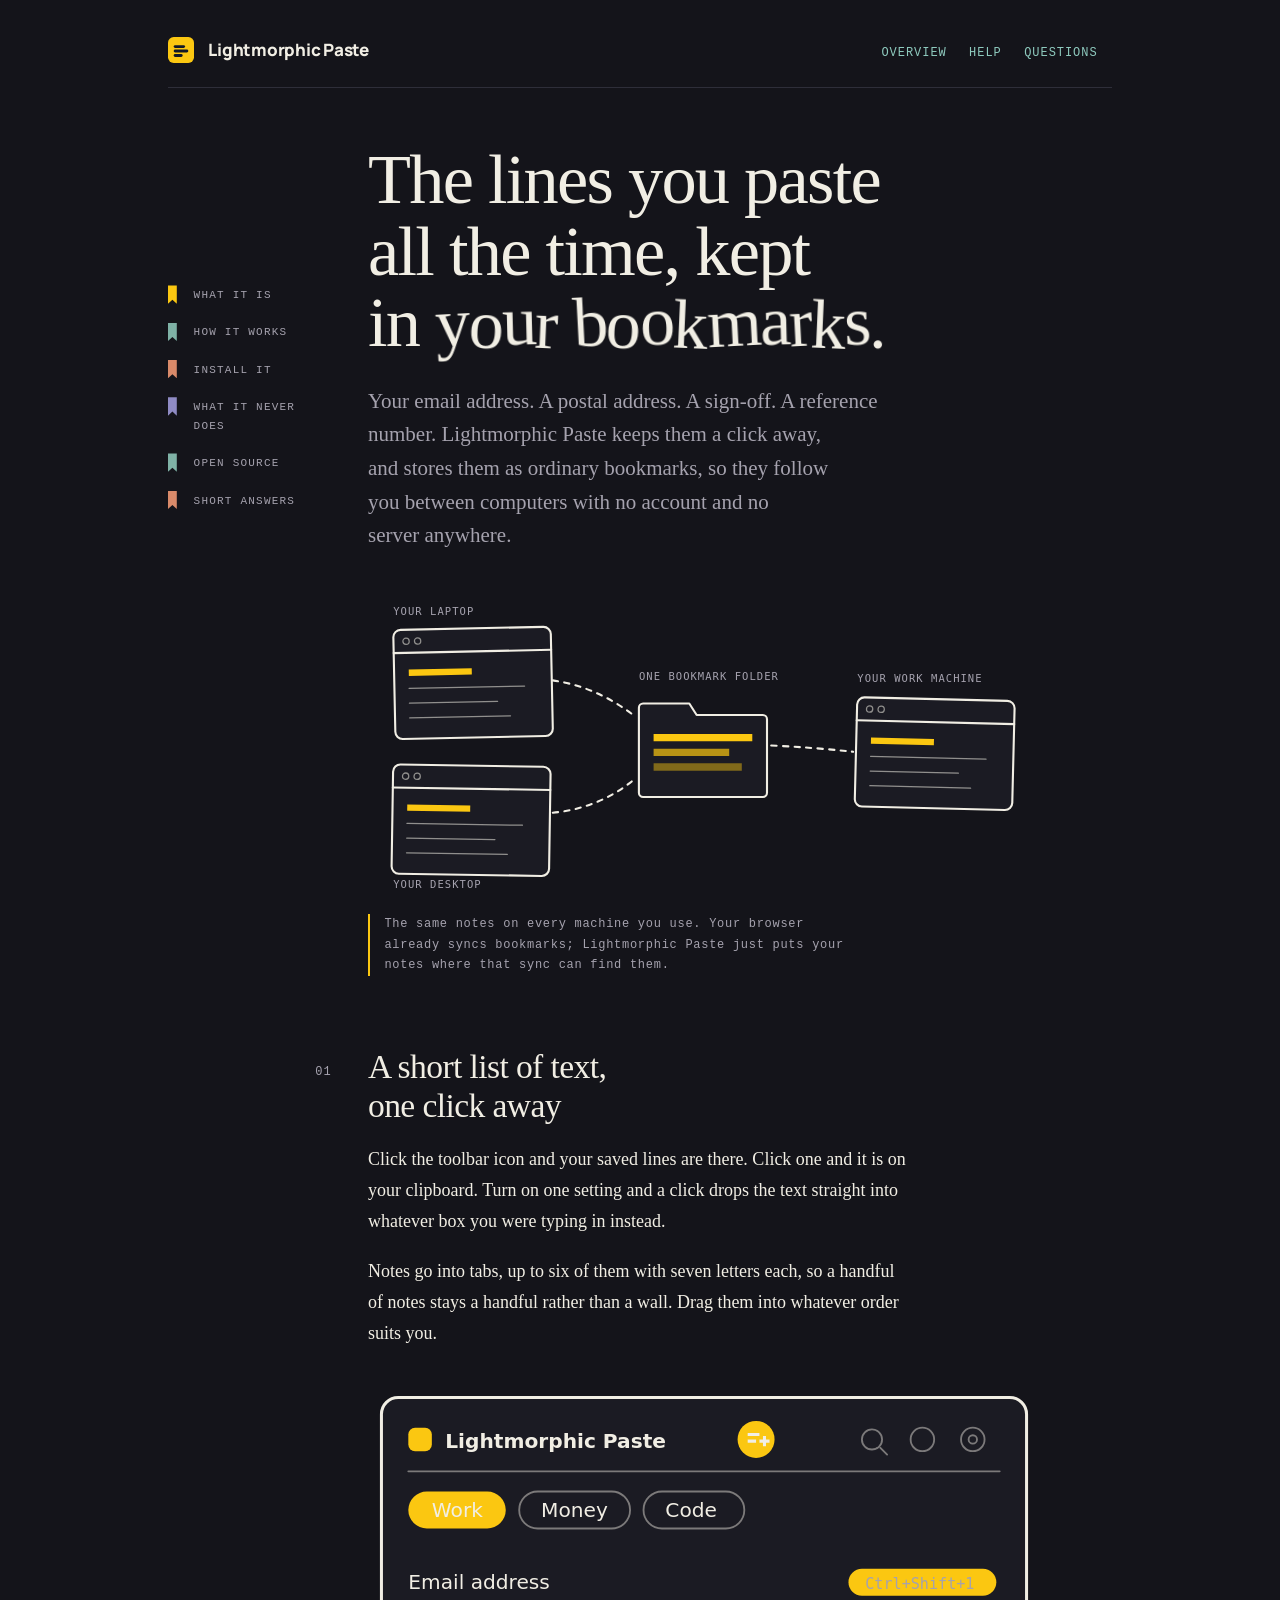
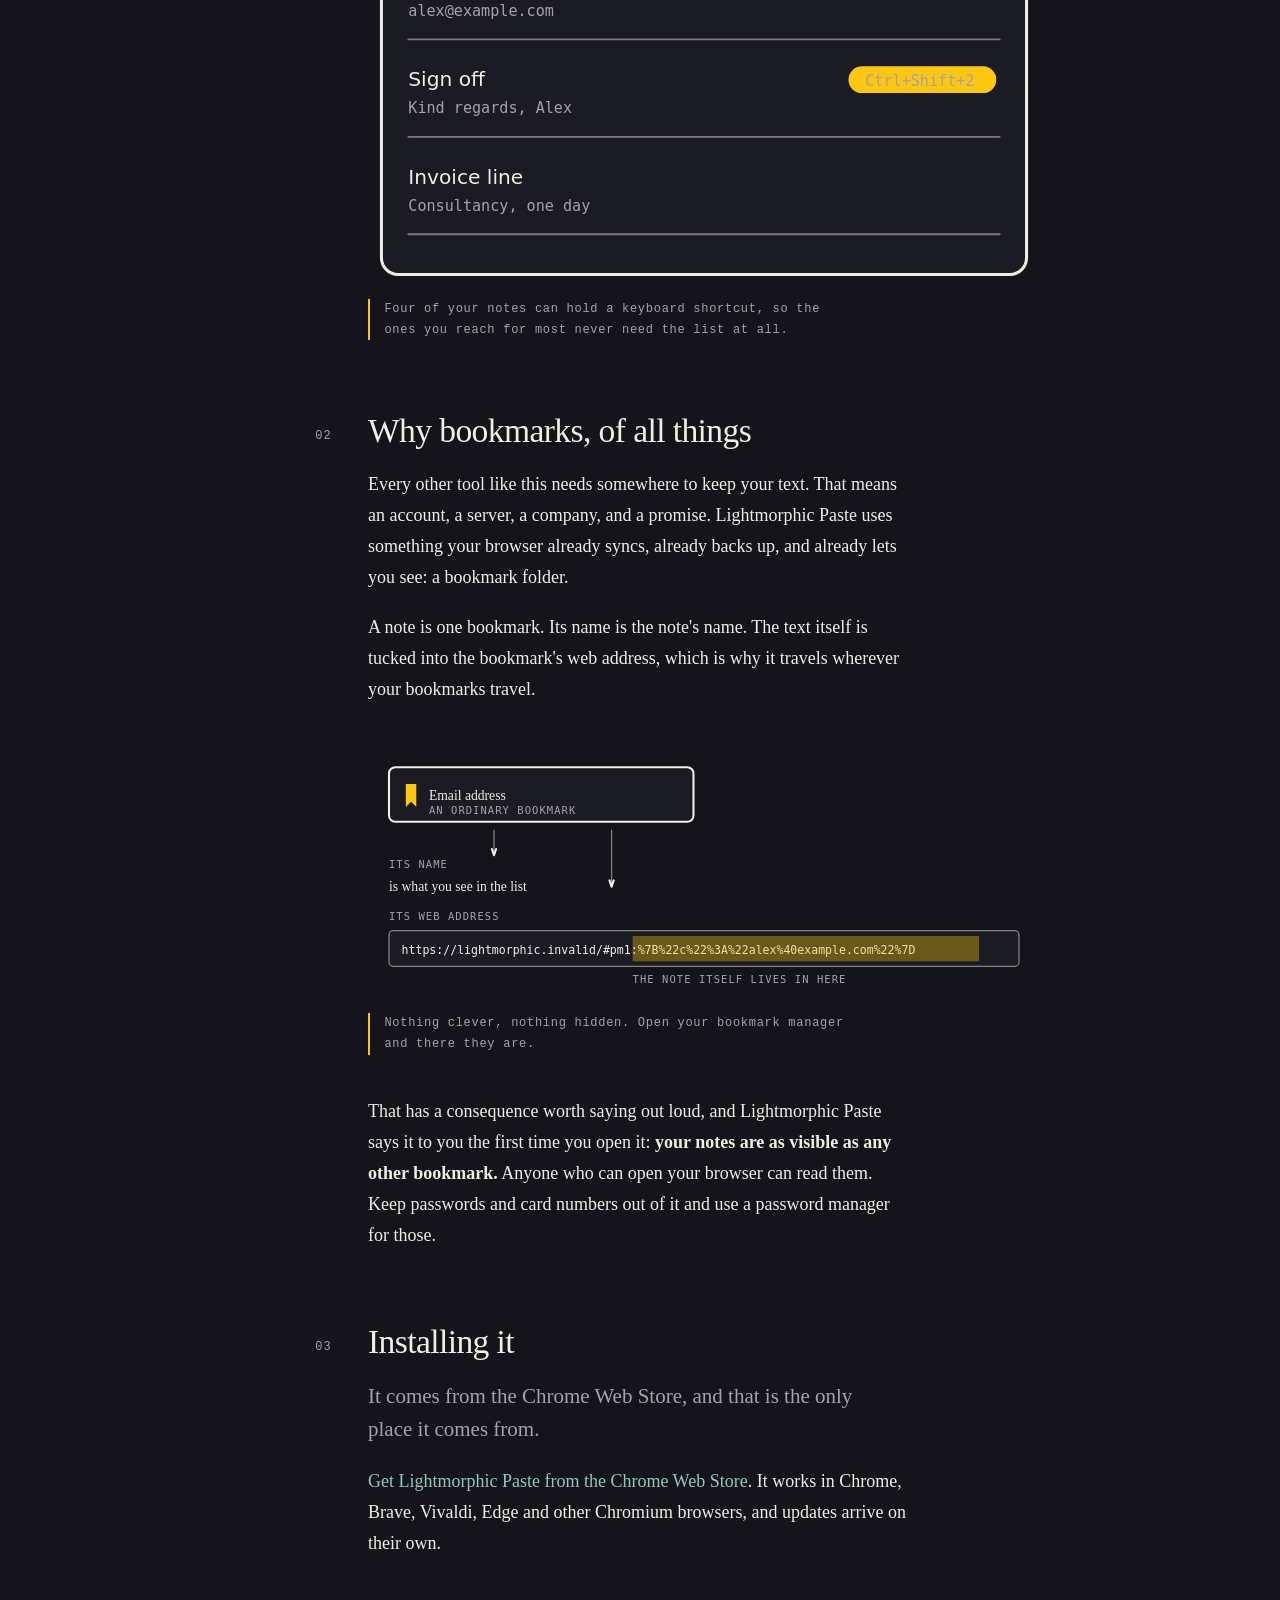
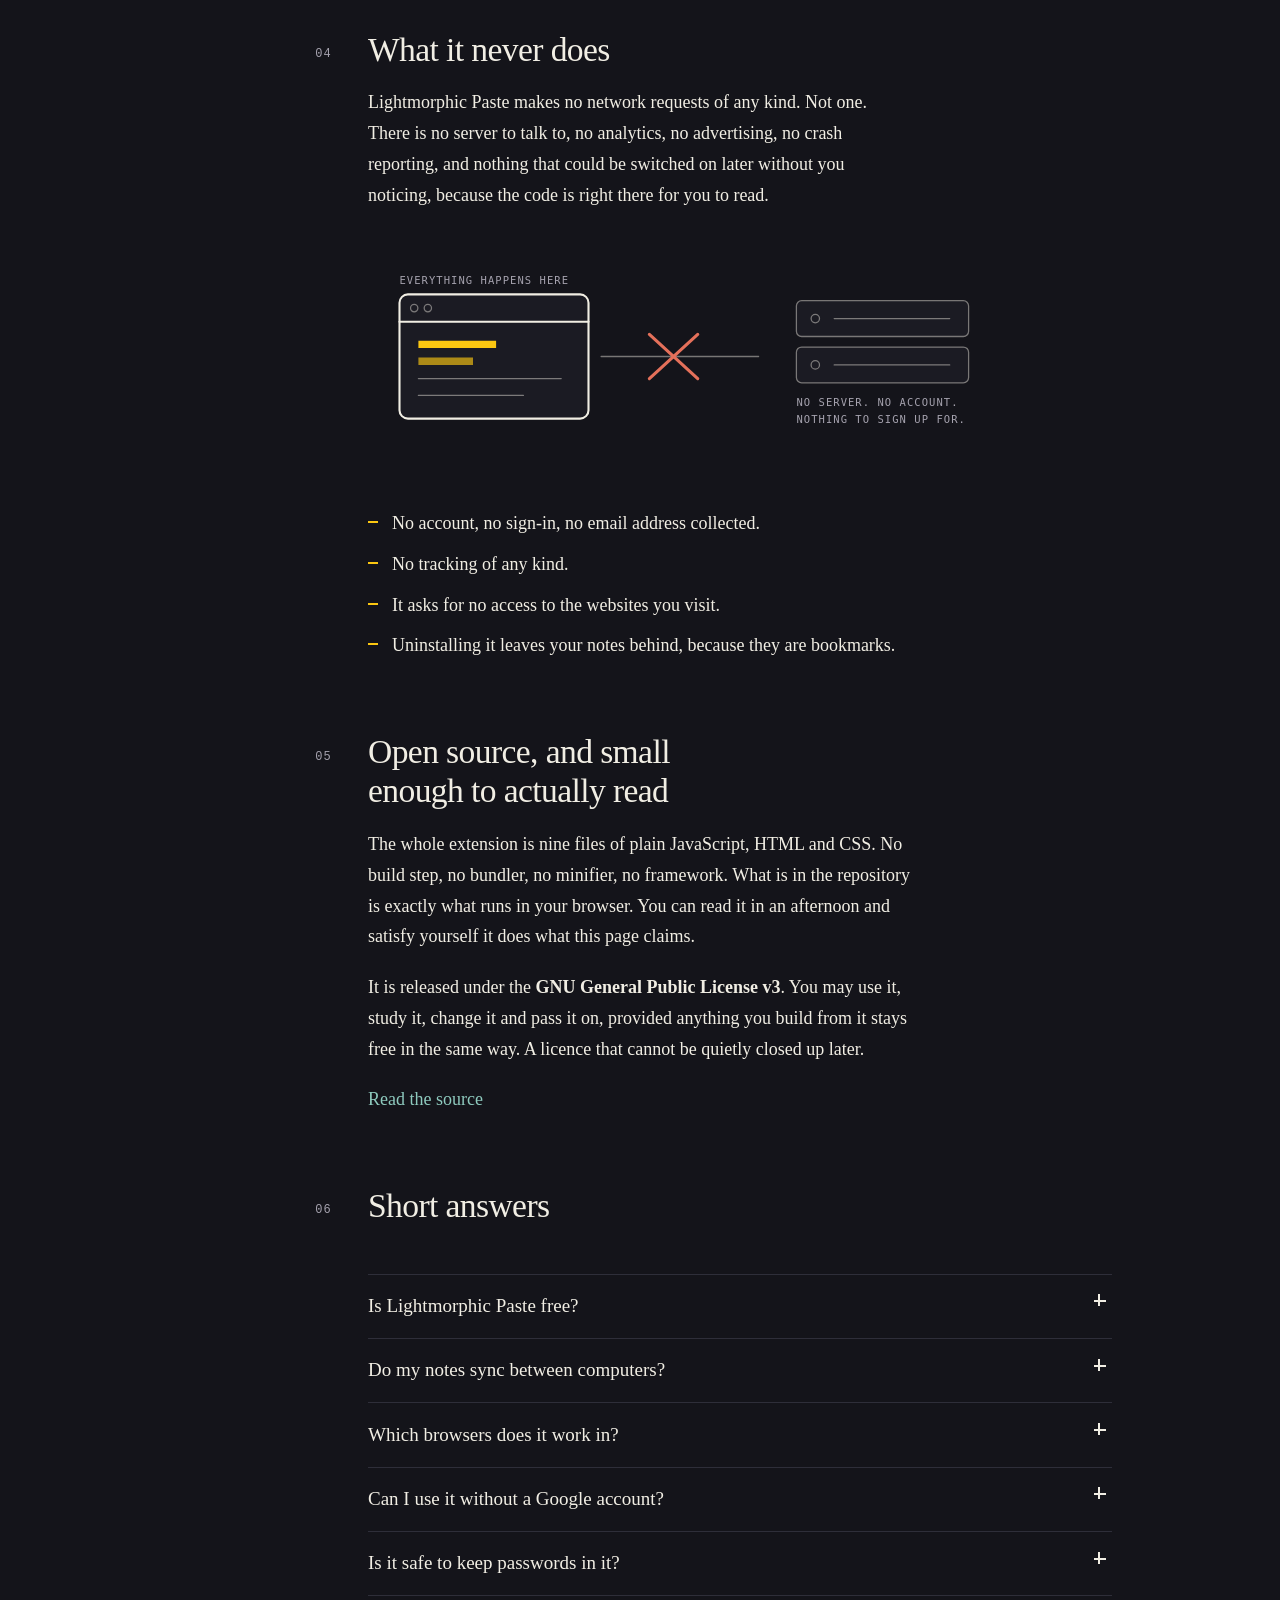
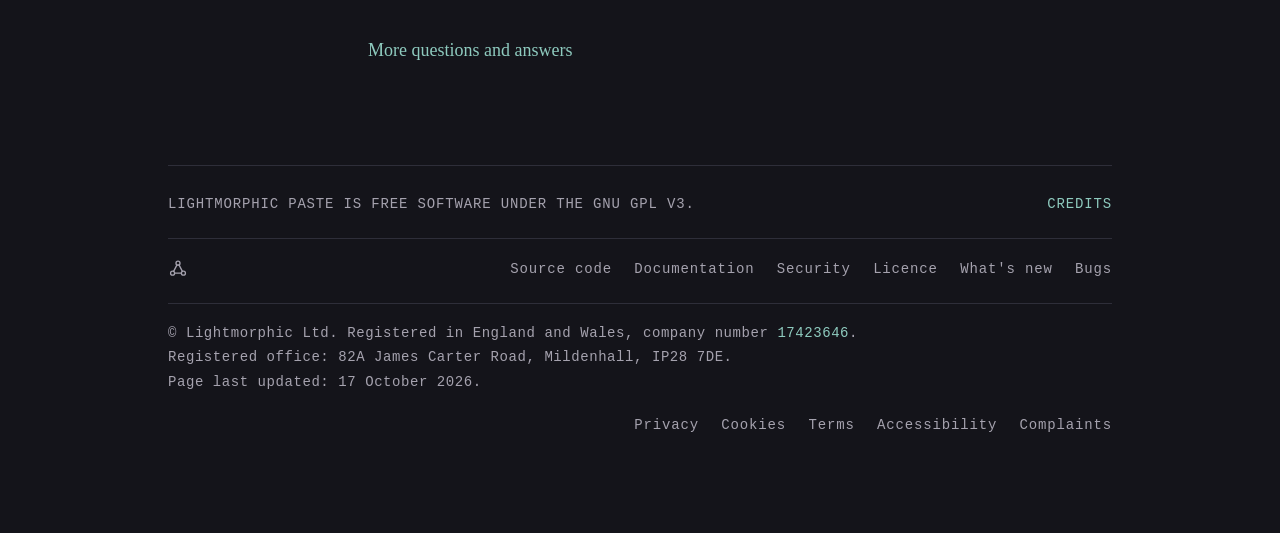
<file: docs/index.html>
<!doctype html>
<html lang="en-GB">
<head>
<meta charset="utf-8" />
<!-- The policy travels in the page as well as in the headers. The only script is the Lightmorphic app launcher, served from
     Charlie's own machine rather than a third party, so that one origin is
     named and nothing else is allowed. -->
<meta name="viewport" content="width=device-width, initial-scale=1" />
<title>Lightmorphic Paste: text snippets kept in your bookmarks</title>
<meta name="description" content="A free browser extension for the lines you paste often. Click one to copy it, or paste it straight into the box you were typing in. No account, no server." />
<link rel="canonical" href="https://paste.lightmorphic.com/" />
<meta property="og:type" content="website" />
<meta property="og:site_name" content="Lightmorphic Paste" />
<meta property="og:title" content="Lightmorphic Paste: text snippets kept in your bookmarks" />
<meta property="og:description" content="A free browser extension for the lines you paste often. Click one to copy it, or paste it straight into the box you were typing in. No account, no server." />
<meta property="og:url" content="https://paste.lightmorphic.com/" />
<meta property="og:image" content="https://paste.lightmorphic.com/images/lightmorphic-paste-share-card.png" />
<meta property="og:image:width" content="1200" />
<meta property="og:image:height" content="630" />
<meta name="twitter:card" content="summary_large_image" />
<meta name="theme-color" content="#14141a" />
<link rel="icon" href="images/favicon.svg" type="image/svg+xml" />
<link rel="icon" href="images/favicon-32.png" sizes="32x32" />
<link rel="apple-touch-icon" href="images/apple-touch-icon.png" />
<link rel="stylesheet" href="style.css" />

<script type="application/ld+json">
{
 "@context": "https://schema.org",
 "@graph": [
  {
   "@type": "SoftwareApplication",
   "@id": "https://paste.lightmorphic.com/#app",
   "name": "Lightmorphic Paste",
   "applicationCategory": "BrowserApplication",
   "dateModified": "2026-10-17",
   "datePublished": "2026-09-02",
   "applicationSubCategory": "Browser extension",
   "operatingSystem": "Windows, macOS, Linux, ChromeOS",
   "browserRequirements": "Chromium-based browsers (Chrome, Brave, Vivaldi, Edge)",
   "description": "A browser extension that stores short pieces of text you paste often and puts one back with a click, onto the clipboard or straight into the field you were typing in. Notes are kept as bookmarks, so they sync between computers with no account and no server.",
   "url": "https://paste.lightmorphic.com/",
   "downloadUrl": "https://chromewebstore.google.com/detail/lightmorphic-paste/heefkhhoccopkeecmaainfdgppeljkfb",
   "installUrl": "https://chromewebstore.google.com/detail/lightmorphic-paste/heefkhhoccopkeecmaainfdgppeljkfb",
   "sameAs": [
    "https://chromewebstore.google.com/detail/lightmorphic-paste/heefkhhoccopkeecmaainfdgppeljkfb",
    "https://paste.lightmorphic.com/code"
   ],
   "softwareVersion": "1.0.0",
   "license": "https://www.gnu.org/licenses/gpl-3.0.html",
   "isAccessibleForFree": true,
   "offers": {
    "@type": "Offer",
    "price": "0",
    "priceCurrency": "GBP"
   },
   "featureList": [
    "Click a saved line to copy it, or paste it straight into the box you were typing in",
    "Paste it straight into the box you were typing in",
    "Group notes into tabs and drag them into order",
    "Four keyboard shortcuts for the notes you use most",
    "Right-click selected text on any page to save it",
    "Search across every tab at once",
    "Follows the browser's light or dark setting",
    "Backup to a file and restore from one"
   ],
   "author": {
    "@id": "https://paste.lightmorphic.com/#author"
   },
   "privacyPolicy": "https://paste.lightmorphic.com/privacy"
  },
  {
   "@type": "Organization",
   "@id": "https://paste.lightmorphic.com/#author",
   "name": "Lightmorphic",
   "legalName": "Lightmorphic Ltd",
   "url": "https://lightmorphic.com/",
   "address": {
    "@type": "PostalAddress",
    "streetAddress": "82a James Carter Road",
    "addressLocality": "Mildenhall",
    "postalCode": "IP28 7DE",
    "addressCountry": "GB"
   },
   "identifier": {
    "@type": "PropertyValue",
    "propertyID": "GB Companies House company number",
    "value": "17423646"
   },
   "sameAs": [
    "https://find-and-update.company-information.service.gov.uk/company/17423646",
    "https://github.com/lightmorphic"
   ]
  },
  {
   "@type": "WebSite",
   "@id": "https://paste.lightmorphic.com/#site",
   "dateModified": "2026-10-17",
   "name": "Lightmorphic Paste",
   "url": "https://paste.lightmorphic.com/",
   "inLanguage": "en-GB"
  }
 ]
}
</script>
</head>
<body>
<div class="page">
<a class="skip" href="#main">Skip to the content</a>
<header class="masthead">
  <img src="images/favicon.svg" alt="" width="26" height="26" />
  <a class="name" href="./" translate="no">Lightmorphic Paste</a>
  <nav aria-label="Sections">
    <a href="./">Overview</a>
    <a href="help">Help</a>
    <a href="faq">Questions</a>
  </nav>
  <div id="all-apps" data-theme="dark"></div>
</header>

<aside class="rail" aria-label="On this page">
  <ol>
    <li><a href="#what">What it is</a></li>
    <li><a href="#how">How it works</a></li>
    <li><a href="#install">Install it</a></li>
    <li><a href="#private">What it never does</a></li>
    <li><a href="#open">Open source</a></li>
    <li><a href="#answers">Short answers</a></li>
  </ol>
</aside>

<main id="main">

  <h1>The lines you paste all the time, kept in <span class="mark" aria-label="your bookmarks."><span class="w"><span class="l" aria-hidden="true">y</span><span class="l" aria-hidden="true">o</span><span class="l" aria-hidden="true">u</span><span class="l" aria-hidden="true">r</span></span> <span class="w"><span class="l" aria-hidden="true">b</span><span class="l" aria-hidden="true">o</span><span class="l" aria-hidden="true">o</span><span class="l" aria-hidden="true">k</span><span class="l" aria-hidden="true">m</span><span class="l" aria-hidden="true">a</span><span class="l" aria-hidden="true">r</span><span class="l" aria-hidden="true">k</span><span class="l" aria-hidden="true">s</span><span class="l" aria-hidden="true">.</span></span></span></h1>

  <p class="lead">Your email address. A postal address. A sign-off. A reference
  number. Lightmorphic Paste keeps them a click away, and stores them as ordinary
  bookmarks, so they follow you between computers with no account and no server
  anywhere.</p>

  <figure>
    <img src="images/lightmorphic-paste-notes-sync-between-computers.svg" alt="One note saved in a bookmark folder, appearing on a laptop, a desktop and a work machine, with no server between them." width="640" height="300" loading="eager" />
    <figcaption>The same notes on every machine you use. Your browser already syncs bookmarks; Lightmorphic Paste just puts your notes where that sync can find them.</figcaption>
  </figure>

  <section id="what" class="numbered">
    <span class="num">01</span>
    <h2>A short list of text, one click away</h2>
    <p>Click the toolbar icon and your saved lines are there. Click one and it
    is on your clipboard. Turn on one setting and a click drops the text
    straight into whatever box you were typing in instead.</p>
    <p>Notes go into tabs, up to six of them with seven letters each, so a
    handful of notes stays a handful rather than a wall. Drag them into whatever order
    suits you.</p>
    <figure>
      <img src="images/lightmorphic-paste-popup-with-saved-notes.svg" alt="The Lightmorphic Paste list: a row of tabs across the top and saved lines of text beneath, each with a keyboard shortcut beside it." width="400" height="300" loading="lazy" />
      <figcaption>Four of your notes can hold a keyboard shortcut, so the ones you reach for most never need the list at all.</figcaption>
    </figure>
  </section>

  <section id="how" class="numbered">
    <span class="num">02</span>
    <h2>Why bookmarks, of all things</h2>
    <p>Every other tool like this needs somewhere to keep your text. That means
    an account, a server, a company, and a promise. Lightmorphic Paste uses something
    your browser already syncs, already backs up, and already lets you see:
    a bookmark folder.</p>
    <p>A note is one bookmark. Its name is the note's name. The text itself is
    tucked into the bookmark's web address, which is why it travels wherever
    your bookmarks travel.</p>
    <figure>
      <img src="images/lightmorphic-paste-note-stored-as-a-bookmark.svg" alt="A note pulled apart: the bookmark's name is the note's name, and the text of the note is stored inside the bookmark's web address." width="640" height="250" loading="lazy" />
      <figcaption>Nothing clever, nothing hidden. Open your bookmark manager and there they are.</figcaption>
    </figure>
    <p>That has a consequence worth saying out loud, and Lightmorphic Paste says it
    to you the first time you open it: <strong>your notes are as visible as any
    other bookmark.</strong> Anyone who can open your browser can read them.
    Keep passwords and card numbers out of it and use a password manager for
    those.</p>
  </section>

  <section id="install" class="numbered">
    <span class="num">03</span>
    <h2>Installing it</h2>
    <p class="lead">It comes from the Chrome Web Store, and that is the only
    place it comes from.</p>
    <p><a href="https://chromewebstore.google.com/detail/lightmorphic-paste/heefkhhoccopkeecmaainfdgppeljkfb">Get
    Lightmorphic Paste from the Chrome Web Store</a>. It works in Chrome, Brave,
    Vivaldi, Edge and other Chromium browsers, and updates arrive on their
    own.</p>
  </section>

  <section id="private" class="numbered">
    <span class="num">04</span>
    <h2>What it never does</h2>
    <p>Lightmorphic Paste makes no network requests of any kind. Not one. There is no
    server to talk to, no analytics, no advertising, no crash reporting, and
    nothing that could be switched on later without you noticing, because the
    code is right there for you to read.</p>
    <figure>
      <img src="images/lightmorphic-paste-makes-no-network-requests.svg" alt="A browser with a line running to a crossed-out server, showing that nothing is sent anywhere." width="640" height="210" loading="lazy" />
    </figure>
    <ul class="plain">
      <li>No account, no sign-in, no email address collected.</li>
      <li>No tracking of any kind.</li>
      <li>It asks for no access to the websites you visit.</li>
      <li>Uninstalling it leaves your notes behind, because they are bookmarks.</li>
    </ul>
  </section>

  <section id="open" class="numbered">
    <span class="num">05</span>
    <h2>Open source, and small enough to actually read</h2>
    <p>The whole extension is nine files of plain JavaScript, HTML and CSS. No
    build step, no bundler, no minifier, no framework. What is in the
    repository is exactly what runs in your browser. You can read it in an
    afternoon and satisfy yourself it does what this page claims.</p>
    <p>It is released under the <strong>GNU General Public License v3</strong>.
    You may use it, study it, change it and pass it on, provided anything you
    build from it stays free in the same way. A licence that
    cannot be quietly closed up later.</p>
    <p><a href="https://github.com/gh-lm/paste">Read the source</a></p>
  </section>

  <section id="answers" class="numbered">
    <span class="num">06</span>
    <h2>Short answers</h2>
    <div class="qa">
      <details>
        <summary>Is Lightmorphic Paste free?</summary>
        <div><p>Yes. It is free software under the GNU General Public License
        v3, and there is nothing to pay for now or later. There is no paid
        tier.</p></div>
      </details>
      <details>
        <summary>Do my notes sync between computers?</summary>
        <div><p>Yes, if your browser's own bookmark sync is turned on. Notes
        are bookmarks, so they travel with the rest of your bookmarks.
        Lightmorphic Paste is not involved in the syncing and cannot see it.</p></div>
      </details>
      <details>
        <summary>Which browsers does it work in?</summary>
        <div><p>Chrome, Brave, Vivaldi, Edge and any other Chromium-based
        browser.</p></div>
      </details>
      <details>
        <summary>Can I use it without a Google account?</summary>
        <div><p>Yes. Download it from this site and load it yourself. The Chrome
        Web Store is offered only as a convenience for automatic updates.</p></div>
      </details>
      <details>
        <summary>Is it safe to keep passwords in it?</summary>
        <div><p>No. Notes are bookmarks, so anyone who can open your browser
        can read them. Use a password manager for passwords, card numbers and
        anything else private.</p></div>
      </details>
    </div>
    <p class="onward"><a href="faq">More questions and answers</a></p>
  </section>

</main>
<footer>
  <div class="project">
    <p>Lightmorphic Paste is free software under the GNU GPL v3.</p>
    <span class="spacer"></span>
    <p><a href="https://github.com/gh-lm/paste/blob/main/CREDITS.md" title="Third-party licences">Credits</a></p>
  </div>

  <div class="repo-row">
    <p class="marks">
      <a href="https://opensource.org/" rel="nofollow" aria-label="Open Source Initiative" title="opensource.org"><svg viewBox="0 0 24 24" width="20" height="20" aria-hidden="true" fill="none" stroke="currentColor" stroke-width="1.6" stroke-linecap="round"><circle cx="12" cy="5" r="2.4"/><circle cx="5.5" cy="17" r="2.4"/><circle cx="18.5" cy="17" r="2.4"/><path d="M10.8 7.1 6.7 14.9M13.2 7.1l4.1 7.8M8 17h8"/></svg></a>
    </p>
    <nav class="repo-links" aria-label="This project">
      <a href="https://github.com/gh-lm/paste">Source code</a>
      <a href="https://github.com/gh-lm/paste#readme">Documentation</a>
      <a href="https://github.com/gh-lm/paste/blob/main/SECURITY.md">Security</a>
      <a href="https://github.com/gh-lm/paste/blob/main/LICENSE">Licence</a>
      <a href="https://github.com/gh-lm/paste/blob/main/CHANGELOG.md">What's new</a>
      <a href="https://github.com/gh-lm/paste/issues">Bugs</a>
    </nav>
  </div>

  <div class="subfooter">
    <address class="who">
      <span>&copy; Lightmorphic Ltd. Registered in England and Wales, company number
        <a href="https://find-and-update.company-information.service.gov.uk/company/17423646"
           rel="nofollow">17423646</a>.</span>
      <span>Registered office: 82A James Carter Road, Mildenhall, IP28 7DE.</span>
      <span>Page last updated: <time datetime="2026-10-17">17 October 2026</time>.</span>
    </address>
    <nav class="legal" aria-label="Legal">
      <a href="privacy">Privacy</a>
      <a href="cookies">Cookies</a>
      <a href="terms">Terms</a>
      <a href="accessibility">Accessibility</a>
      <a href="complaints">Complaints</a>
    </nav>
  </div>
</footer>
</div><script src="https://apps.lightmorphic.com/launcher.js" defer></script>
</body></html>
</file>
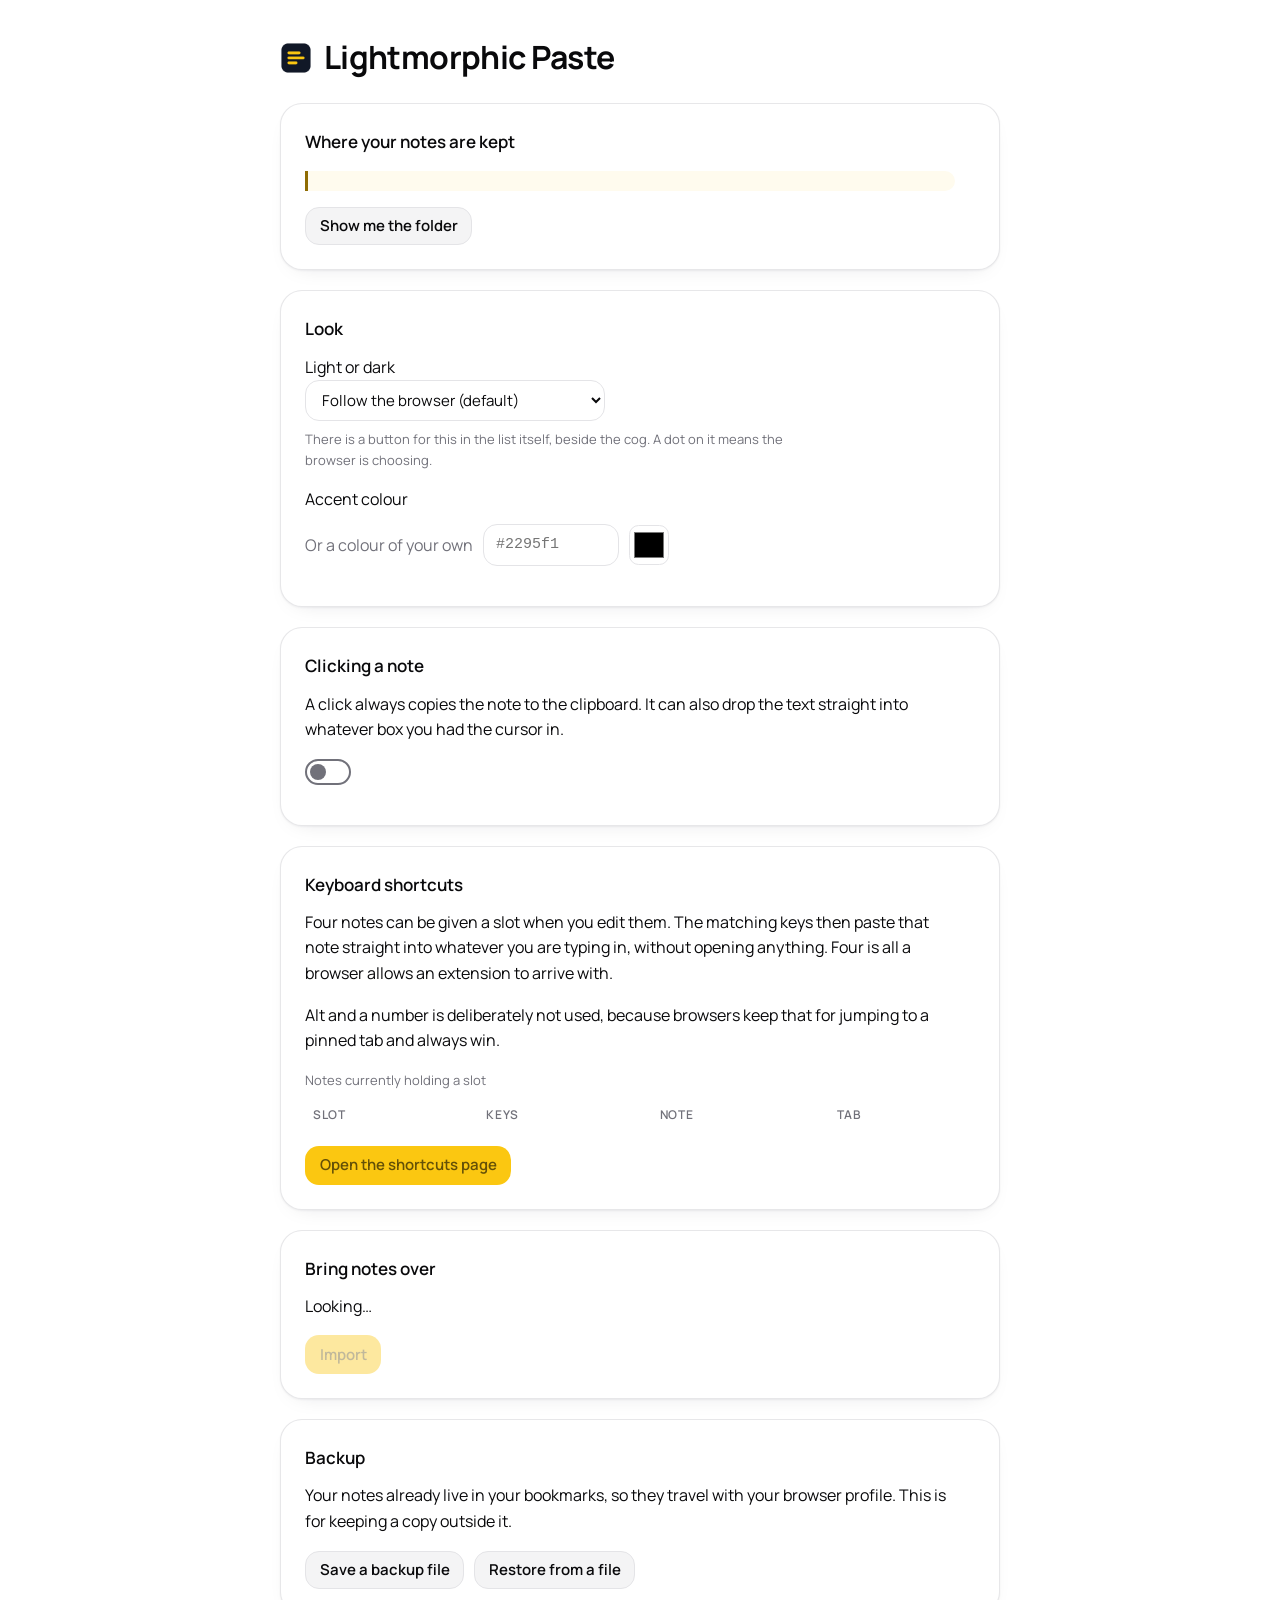
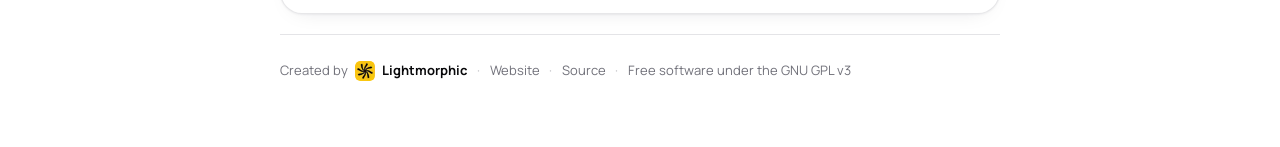
<file: chrome/options.html>
<!doctype html>
<html lang="en">
  <head>
    <meta charset="utf-8" />
    <title>Lightmorphic Paste settings</title>
    <link rel="stylesheet" href="style.css" />
  </head>
  <body class="options">
    <div class="wrap">
      <h1><img class="logo" src="icons/icon-48.png" alt="" width="32" height="32" />Lightmorphic Paste</h1>

      <section class="panel">
        <h2>Where your notes are kept</h2>
        <p id="whereHint"></p>
        <p class="warn" id="whereWarning"></p>
        <p class="field"><strong id="wherePath"></strong></p>
        <div class="actions">
          <button class="btn" id="btnOpenFolder">Show me the folder</button>
          <span class="note-msg" id="folderMsg"></span>
        </div>
      </section>

      <section class="panel">
        <h2>Look</h2>
        <div class="field">
          <label for="theme">Light or dark</label>
          <select class="input" id="theme" style="max-width:300px">
            <option value="system">Follow the browser (default)</option>
            <option value="light">Always light</option>
            <option value="dark">Always dark</option>
          </select>
          <p class="hint" style="margin-top:0.5rem">There is a button for this in the
            list itself, beside the cog. A dot on it means the browser is choosing.</p>
        </div>
        <div class="field">
          <label>Accent colour</label>
          <div class="swatches" id="swatches"></div>
          <div class="custom-accent">
            <label for="accentHex">Or a colour of your own</label>
            <input class="input" id="accentHex" placeholder="#2295f1" spellcheck="false"
              autocomplete="off" maxlength="7" />
            <input type="color" id="accentPick" aria-label="Pick a colour" />
          </div>
          <span class="note-msg" id="accentMsg"></span>
        </div>
      </section>

      <section class="panel">
        <h2>Clicking a note</h2>
        <p>A click always copies the note to the clipboard. It can also drop the text
          straight into whatever box you had the cursor in.</p>
        <div class="toggle-row">
          <button class="toggle" id="clickPastes" type="button" role="switch"
            aria-checked="false"><span class="knob"></span></button>
          <label for="clickPastes" id="clickPastesLabel"></label>
        </div>
        <p class="hint" id="clickPastesHint"></p>
      </section>

      <section class="panel">
        <h2>Keyboard shortcuts</h2>
        <p>Four notes can be given a slot when you edit them. The matching keys then
          paste that note straight into whatever you are typing in, without opening
          anything. Four is all a browser allows an extension to arrive with.</p>
        <p>Alt and a number is deliberately not used, because browsers keep that for
          jumping to a pinned tab and always win.</p>
        <p id="slotSetupHint"></p>
        <table>
          <caption>Notes currently holding a slot</caption>
          <thead>
            <tr><th scope="col">Slot</th><th scope="col">Keys</th><th scope="col">Note</th><th scope="col">Tab</th></tr>
          </thead>
          <tbody id="slotRows"></tbody>
        </table>
        <div class="actions" style="margin-top:1rem">
          <button class="btn primary" id="btnShortcuts">Open the shortcuts page</button>
          <span class="hint" id="shortcutHint"></span>
        </div>
      </section>

      <section class="panel">
        <h2>Bring notes over</h2>
        <p id="importState">Looking…</p>
        <div class="actions">
          <button class="btn primary" id="btnImport" disabled>Import</button>
          <span class="note-msg" id="importMsg"></span>
        </div>
      </section>

      <section class="panel">
        <h2>Backup</h2>
        <p>Your notes already live in your bookmarks, so they travel with your browser
          profile. This is for keeping a copy outside it.</p>
        <div class="actions">
          <button class="btn" id="btnExport">Save a backup file</button>
          <button class="btn" id="btnPickFile">Restore from a file</button>
          <input type="file" id="file" accept="application/json,.json" hidden />
          <span class="note-msg" id="backupMsg"></span>
        </div>
      </section>

      <footer class="made-by">
        <a href="https://lightmorphic.com/" target="_blank" rel="noopener noreferrer"
           title="Visit lightmorphic.com">
          <span>Created by</span>
          <img src="icons/lightmorphic-64.png" alt="" width="20" height="20" />
          <strong>Lightmorphic</strong>
        </a>
        <span class="made-by-sep">·</span>
        <a href="https://paste.lightmorphic.com/" target="_blank" rel="noopener noreferrer"
           title="Visit paste.lightmorphic.com">Website</a>
        <span class="made-by-sep">·</span>
        <a href="https://github.com/lightmorphic/paste" target="_blank" rel="noopener noreferrer"
           title="Read the code on GitHub">Source</a>
        <span class="made-by-sep">·</span>
        <span>Free software under the GNU GPL v3</span>
      </footer>
    </div>

    <script src="lib/store.js"></script>
    <script src="options.js"></script>
  </body>
</html>
</file>
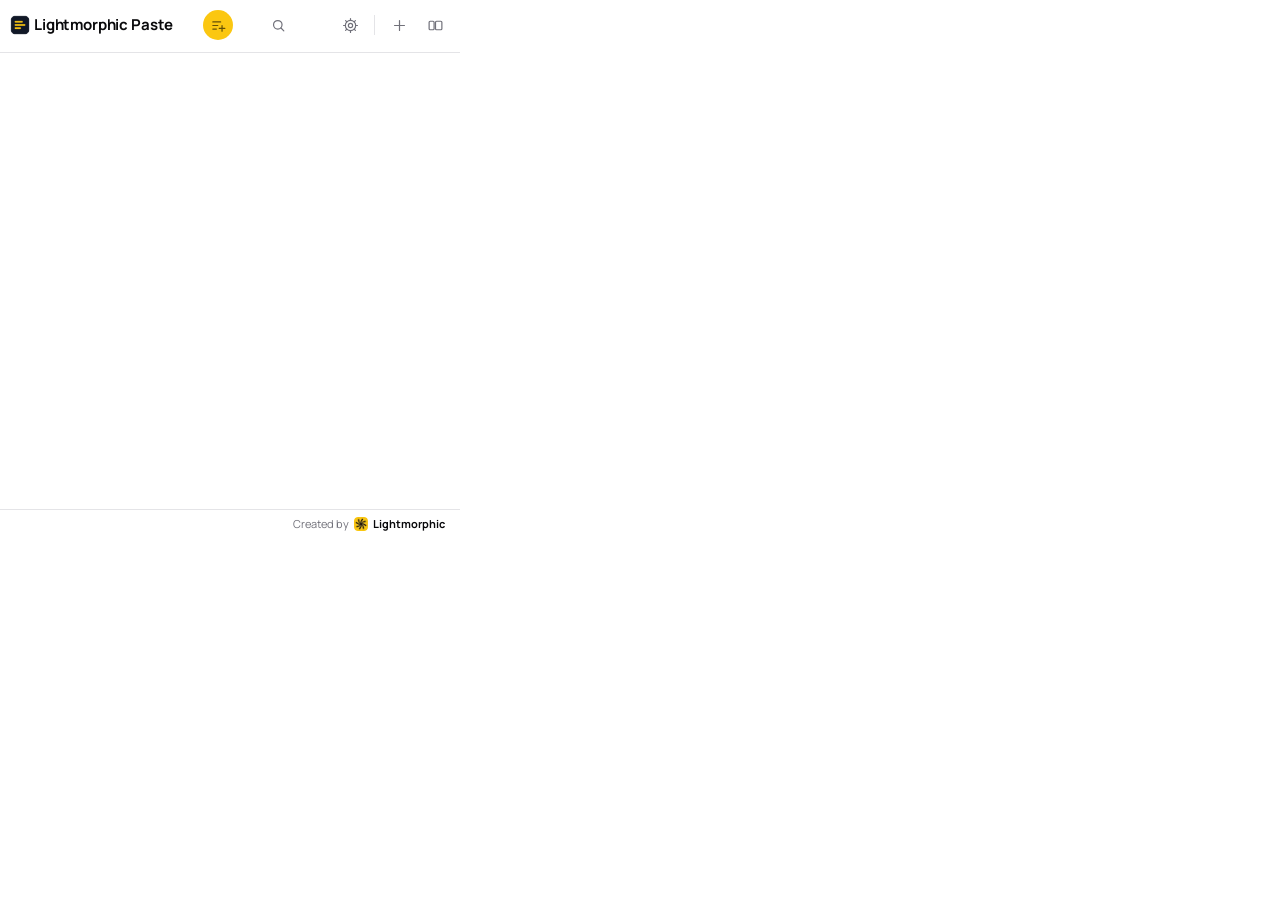
<file: chrome/popup.html>
<!doctype html>
<html lang="en">
  <head>
    <meta charset="utf-8" />
    <title>Lightmorphic Paste</title>
    <link rel="stylesheet" href="style.css" />
  </head>
  <body class="popup">
    <header class="bar bar-top">
      <img class="logo" src="icons/icon-32.png" alt="" width="20" height="20" />
      <span class="wordmark">Lightmorphic Paste</span>
      <span class="spacer"></span>
      <button class="round-btn" id="btnAdd" title="New note" aria-label="New note"></button>
      <span class="spacer"></span>
      <button class="icon-btn" id="btnSearch" title="Search" aria-label="Search notes"></button>
      <button class="icon-btn" id="btnTheme" title="Light or dark" aria-label="Light or dark"></button>
      <button class="icon-btn" id="btnSettings" title="Settings" aria-label="Open settings"></button>
      <span class="divider" role="separator"></span>
      <button class="icon-btn" id="btnTabAdd" title="New tab" aria-label="Add a tab"></button>
      <button class="icon-btn" id="btnTabMenu" title="Rename or delete this tab" aria-label="Tab options"></button>
    </header>

    <div class="bar bar-tabs">
      <div class="tabwrap" id="tabWrap">
        <div class="tabs" id="tabs" role="tablist"></div>
      </div>
    </div>

    <div class="searchwrap" id="searchWrap" hidden>
      <input class="input" id="search" placeholder="Search your notes" aria-label="Search your notes" />
    </div>

    <main class="list" id="list"></main>

    <footer class="by">
      <a href="https://lightmorphic.com/" target="_blank" rel="noopener noreferrer"
         title="Visit lightmorphic.com">
        <span>Created by</span>
        <img src="icons/lightmorphic-64.png" alt="" width="14" height="14" />
        <strong>Lightmorphic</strong>
      </a>
    </footer>

    <div class="toast" id="status" role="status" aria-live="polite" hidden></div>

    <section class="sheet" id="editor" hidden aria-label="Edit note">
      <h2 id="editorTitle">New note</h2>
      <div>
        <label for="fTitle">Name</label>
        <input class="input" id="fTitle" maxlength="80" placeholder="Optional — the first line is used if blank" />
      </div>
      <div style="display:flex;flex-direction:column;flex:1 1 auto;min-height:0">
        <label for="fBody">Text</label>
        <textarea class="input" id="fBody" placeholder="The text you want to copy"></textarea>
      </div>
      <div class="row">
        <div>
          <label for="fTab">Tab</label>
          <select class="input" id="fTab"></select>
        </div>
        <div>
          <label for="fSlot">Keyboard slot</label>
          <select class="input" id="fSlot"></select>
        </div>
      </div>
      <div class="sheet-actions">
        <button class="icon-btn danger" id="btnDelete" title="Delete this note"
          aria-label="Delete this note"></button>
        <span class="hint" id="noteDeleteHint">Delete</span>
        <span class="spacer"></span>
        <button class="btn" id="btnCancel">Cancel</button>
        <button class="btn primary" id="btnSave">Save</button>
      </div>
    </section>

    <section class="sheet notice" id="notice" hidden aria-label="Before you start">
      <h2>Before you start</h2>
      <p>Everything you save here is kept as a bookmark in your browser. That is what
        lets your notes follow you between computers with no account, no server and
        nothing to sign up for.</p>
      <p>It also means your notes are as visible as any other bookmark. Anyone who can
        open your browser can read them, and they travel wherever your bookmark sync
        goes.</p>
      <p><strong>So keep passwords, card numbers, and anything else private out of
        Lightmorphic Paste.</strong> Use a password manager for those.</p>
      <div style="flex:1 1 auto"></div>
      <div class="sheet-actions">
        <span class="spacer"></span>
        <button class="btn primary" id="btnNoticeOk">I understand</button>
      </div>
    </section>

    <div class="popover-back" id="tabPopBack" hidden></div>
    <div class="popover" id="tabPop" hidden role="dialog" aria-label="Tab name and delete">
      <div class="popover-row">
        <input class="input" id="fTabName" maxlength="7" placeholder="Tab name"
          aria-label="Name of this tab, up to seven letters" />
        <button class="icon-btn ok" id="btnTabSave" title="Save the name"
          aria-label="Save the name"></button>
      </div>
      <div class="popover-row">
        <button class="icon-btn danger" id="btnTabDelete" title="Delete this tab"
          aria-label="Delete this tab"></button>
        <span class="hint" id="tabDeleteHint">Delete this tab</span>
      </div>
      <p class="hint" id="tabHint"></p>
    </div>

    <script src="lib/store.js"></script>
    <script src="popup.js"></script>
  </body>
</html>
</file>
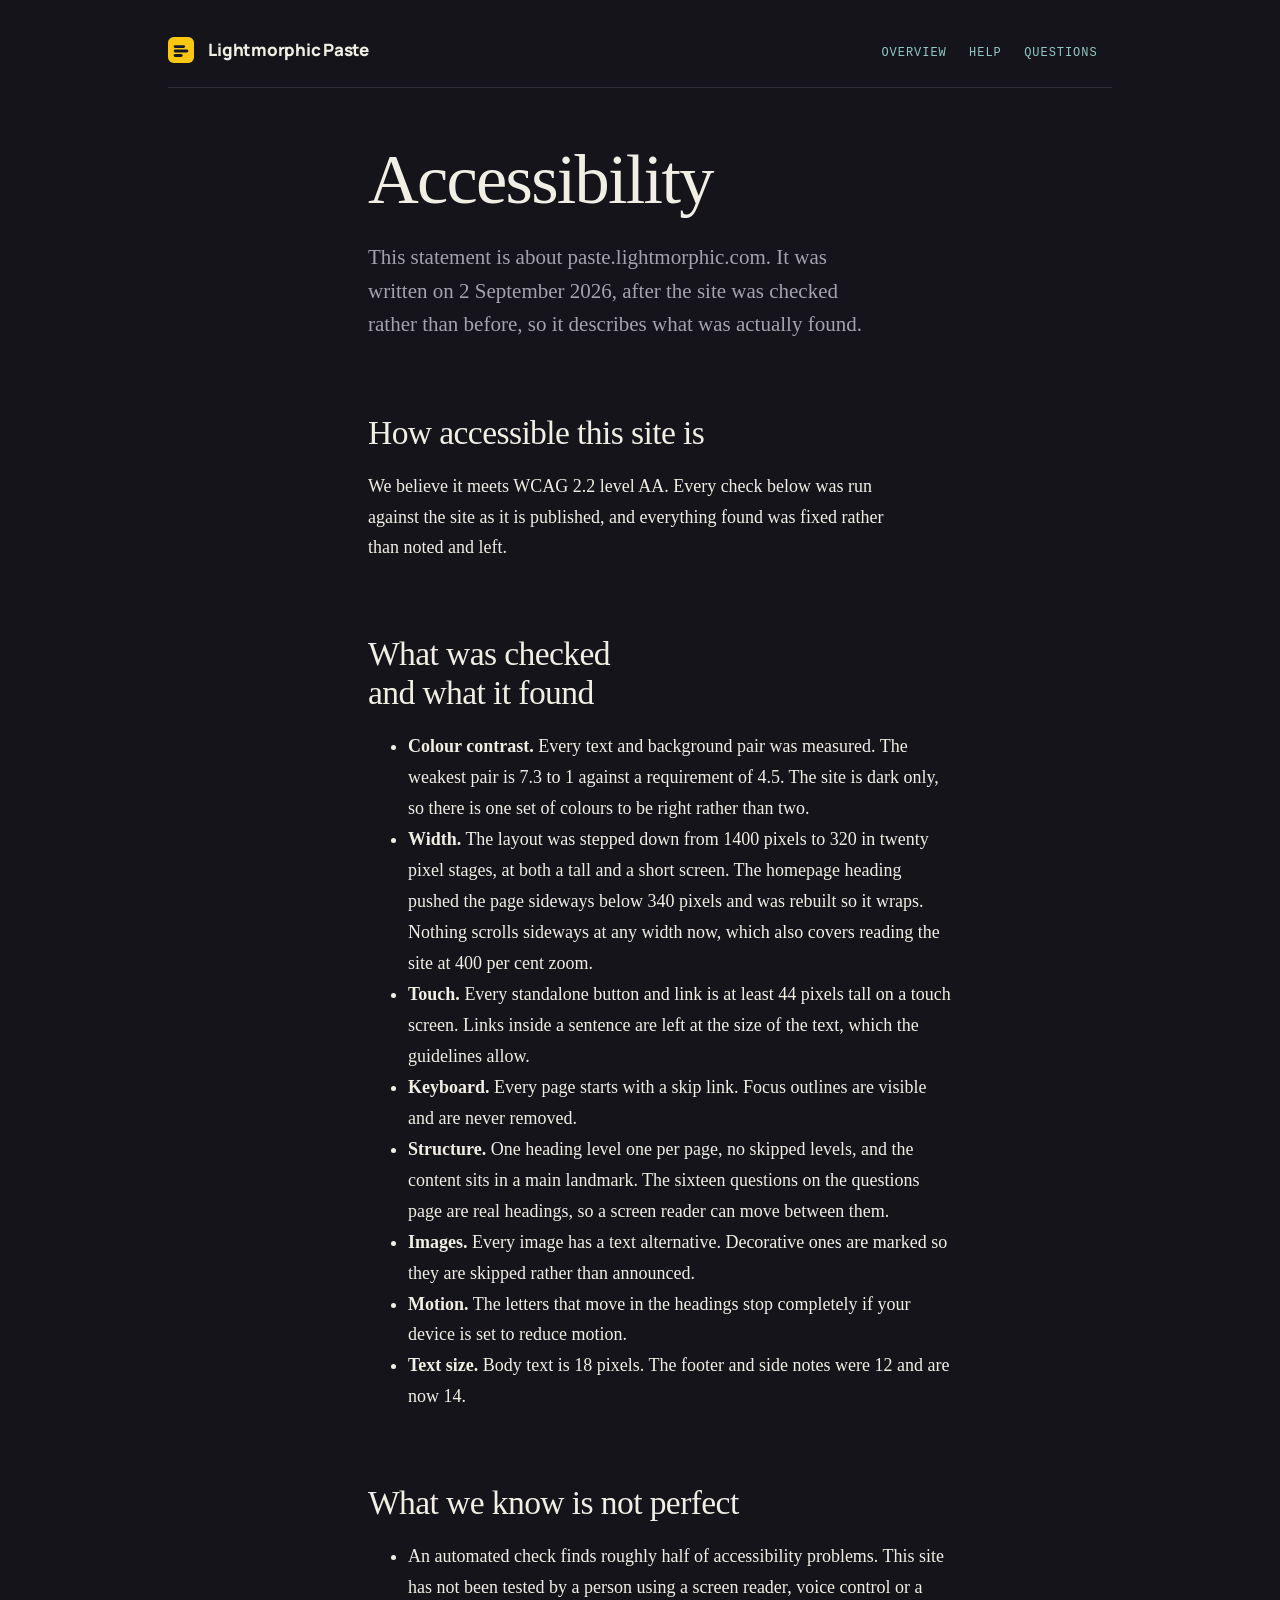
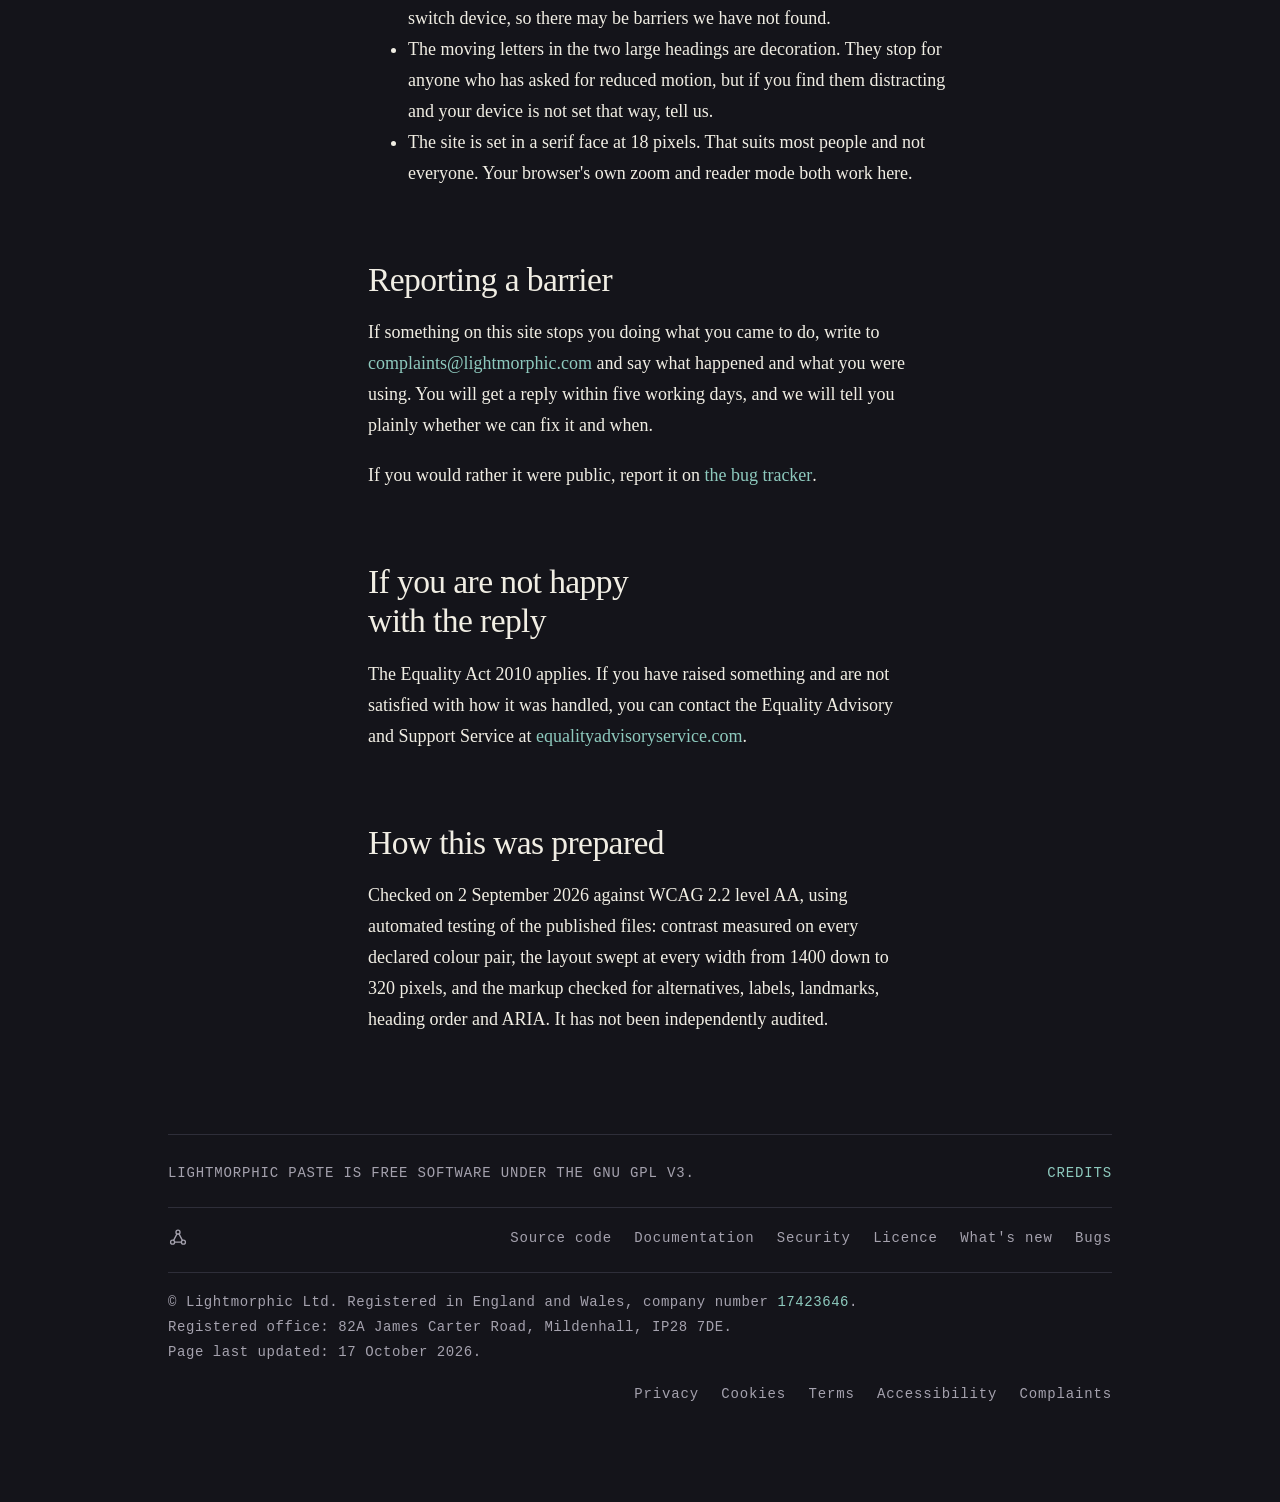
<file: docs/accessibility.html>
<!doctype html>
<html lang="en-GB">
<head>
<meta charset="utf-8" />
<!-- The policy travels in the page as well as in the headers. The only script is the Lightmorphic app launcher, served from
     Charlie's own machine rather than a third party, so that one origin is
     named and nothing else is allowed. -->
<meta name="viewport" content="width=device-width, initial-scale=1" />
<title>Accessibility | Lightmorphic Paste</title>
<meta name="description" content="What has been checked on this site, what it found, what we know is still imperfect, and how to tell us if something stops you using it." />
<link rel="canonical" href="https://paste.lightmorphic.com/accessibility" />
<meta property="og:type" content="article" />
<meta property="og:site_name" content="Lightmorphic Paste" />
<meta property="og:title" content="Accessibility | Lightmorphic Paste" />
<meta property="og:description" content="What has been checked on this site, what it found, what we know is still imperfect, and how to tell us if something stops you using it." />
<meta property="og:url" content="https://paste.lightmorphic.com/accessibility" />
<meta property="og:image" content="https://paste.lightmorphic.com/images/lightmorphic-paste-share-card.png" />
<meta name="twitter:card" content="summary_large_image" />
<meta name="theme-color" content="#14141a" />
<link rel="icon" href="images/favicon.svg" type="image/svg+xml" />
<link rel="icon" href="images/favicon-32.png" sizes="32x32" />
<link rel="apple-touch-icon" href="images/apple-touch-icon.png" />
<link rel="stylesheet" href="style.css" />

<script type="application/ld+json">
{"@context":"https://schema.org","@type":"WebPage",
 "name":"Accessibility | Lightmorphic Paste",
 "url":"https://paste.lightmorphic.com/accessibility",
 "inLanguage":"en-GB",
 "dateModified":"2026-10-17",
 "isPartOf":{"@type":"WebSite","name":"Lightmorphic Paste","url":"https://paste.lightmorphic.com/"},
 "publisher":{"@type":"Organization","name":"Lightmorphic Ltd","url":"https://lightmorphic.com/",
  "email":"complaints@lightmorphic.com",
  "address":{"@type":"PostalAddress","streetAddress":"82a James Carter Road","addressLocality":"Mildenhall","postalCode":"IP28 7DE","addressCountry":"GB"},
  "identifier":{"@type":"PropertyValue","name":"Company number","value":"17423646"}}}
</script>
</head>
<body>
<div class="page">
<a class="skip" href="#main">Skip to the content</a>
<header class="masthead">
  <img src="images/favicon.svg" alt="" width="26" height="26" />
  <a class="name" href="./" translate="no">Lightmorphic Paste</a>
  <nav aria-label="Sections">
    <a href="./">Overview</a>
    <a href="help">Help</a>
    <a href="faq">Questions</a>
  </nav>
  <div id="all-apps" data-theme="dark"></div>
</header>
<main id="main">
<h1>Accessibility</h1>

<p class="lead">This statement is about paste.lightmorphic.com. It was written
on 2 September 2026, after the site was checked rather than before, so it
describes what was actually found.</p>

<h2>How accessible this site is</h2>
<p>We believe it meets WCAG 2.2 level AA. Every check below was run against the
site as it is published, and everything found was fixed rather than noted and
left.</p>

<h2>What was checked and what it found</h2>
<ul>
  <li><strong>Colour contrast.</strong> Every text and background pair was
    measured. The weakest pair is 7.3 to 1 against a requirement of 4.5. The
    site is dark only, so there is one set of colours to be right rather than
    two.</li>
  <li><strong>Width.</strong> The layout was stepped down from 1400 pixels to
    320 in twenty pixel stages, at both a tall and a short screen. The homepage
    heading pushed the page sideways below 340 pixels and was rebuilt so it
    wraps. Nothing scrolls sideways at any width now, which also covers reading
    the site at 400 per cent zoom.</li>
  <li><strong>Touch.</strong> Every standalone button and link is at least 44
    pixels tall on a touch screen. Links inside a sentence are left at the size
    of the text, which the guidelines allow.</li>
  <li><strong>Keyboard.</strong> Every page starts with a skip link. Focus
    outlines are visible and are never removed.</li>
  <li><strong>Structure.</strong> One heading level one per page, no skipped
    levels, and the content sits in a main landmark. The sixteen questions on
    the questions page are real headings, so a screen reader can move between
    them.</li>
  <li><strong>Images.</strong> Every image has a text alternative. Decorative
    ones are marked so they are skipped rather than announced.</li>
  <li><strong>Motion.</strong> The letters that move in the headings stop
    completely if your device is set to reduce motion.</li>
  <li><strong>Text size.</strong> Body text is 18 pixels. The footer and side
    notes were 12 and are now 14.</li>
</ul>

<h2>What we know is not perfect</h2>
<ul>
  <li>An automated check finds roughly half of accessibility problems. This
    site has not been tested by a person using a screen reader, voice control
    or a switch device, so there may be barriers we have not found.</li>
  <li>The moving letters in the two large headings are decoration. They stop
    for anyone who has asked for reduced motion, but if you find them
    distracting and your device is not set that way, tell us.</li>
  <li>The site is set in a serif face at 18 pixels. That suits most people and
    not everyone. Your browser's own zoom and reader mode both work here.</li>
</ul>

<h2>Reporting a barrier</h2>
<p>If something on this site stops you doing what you came to do, write to
<!--email_off--><a href="mailto:complaints@lightmorphic.com">complaints@lightmorphic.com</a><!--email_on--> and say what happened and what you
were using. You will get a reply within five working days, and we will tell you
plainly whether we can fix it and when.</p>
<p>If you would rather it were public, report it on
<a href="https://github.com/gh-lm/paste/issues">the bug tracker</a>.</p>

<h2>If you are not happy with the reply</h2>
<p>The Equality Act 2010 applies. If you have raised something and are not
satisfied with how it was handled, you can contact the Equality Advisory and
Support Service at
<a href="https://www.equalityadvisoryservice.com/" rel="nofollow">equalityadvisoryservice.com</a>.</p>

<h2>How this was prepared</h2>
<p>Checked on 2 September 2026 against WCAG 2.2 level AA, using automated
testing of the published files: contrast measured on every declared colour
pair, the layout swept at every width from 1400 down to 320 pixels, and the
markup checked for alternatives, labels, landmarks, heading order and ARIA. It
has not been independently audited.</p>
</main>
<footer>
  <div class="project">
    <p>Lightmorphic Paste is free software under the GNU GPL v3.</p>
    <span class="spacer"></span>
    <p><a href="https://github.com/gh-lm/paste/blob/main/CREDITS.md" title="Third-party licences">Credits</a></p>
  </div>

  <div class="repo-row">
    <p class="marks">
      <a href="https://opensource.org/" rel="nofollow" aria-label="Open Source Initiative" title="opensource.org"><svg viewBox="0 0 24 24" width="20" height="20" aria-hidden="true" fill="none" stroke="currentColor" stroke-width="1.6" stroke-linecap="round"><circle cx="12" cy="5" r="2.4"/><circle cx="5.5" cy="17" r="2.4"/><circle cx="18.5" cy="17" r="2.4"/><path d="M10.8 7.1 6.7 14.9M13.2 7.1l4.1 7.8M8 17h8"/></svg></a>
    </p>
    <nav class="repo-links" aria-label="This project">
      <a href="https://github.com/gh-lm/paste">Source code</a>
      <a href="https://github.com/gh-lm/paste#readme">Documentation</a>
      <a href="https://github.com/gh-lm/paste/blob/main/SECURITY.md">Security</a>
      <a href="https://github.com/gh-lm/paste/blob/main/LICENSE">Licence</a>
      <a href="https://github.com/gh-lm/paste/blob/main/CHANGELOG.md">What's new</a>
      <a href="https://github.com/gh-lm/paste/issues">Bugs</a>
    </nav>
  </div>

  <div class="subfooter">
    <address class="who">
      <span>&copy; Lightmorphic Ltd. Registered in England and Wales, company number
        <a href="https://find-and-update.company-information.service.gov.uk/company/17423646"
           rel="nofollow">17423646</a>.</span>
      <span>Registered office: 82A James Carter Road, Mildenhall, IP28 7DE.</span>
      <span>Page last updated: <time datetime="2026-10-17">17 October 2026</time>.</span>
    </address>
    <nav class="legal" aria-label="Legal">
      <a href="privacy">Privacy</a>
      <a href="cookies">Cookies</a>
      <a href="terms">Terms</a>
      <a href="accessibility">Accessibility</a>
      <a href="complaints">Complaints</a>
    </nav>
  </div>
</footer>
</div><script src="https://apps.lightmorphic.com/launcher.js" defer></script>
</body></html>
</file>
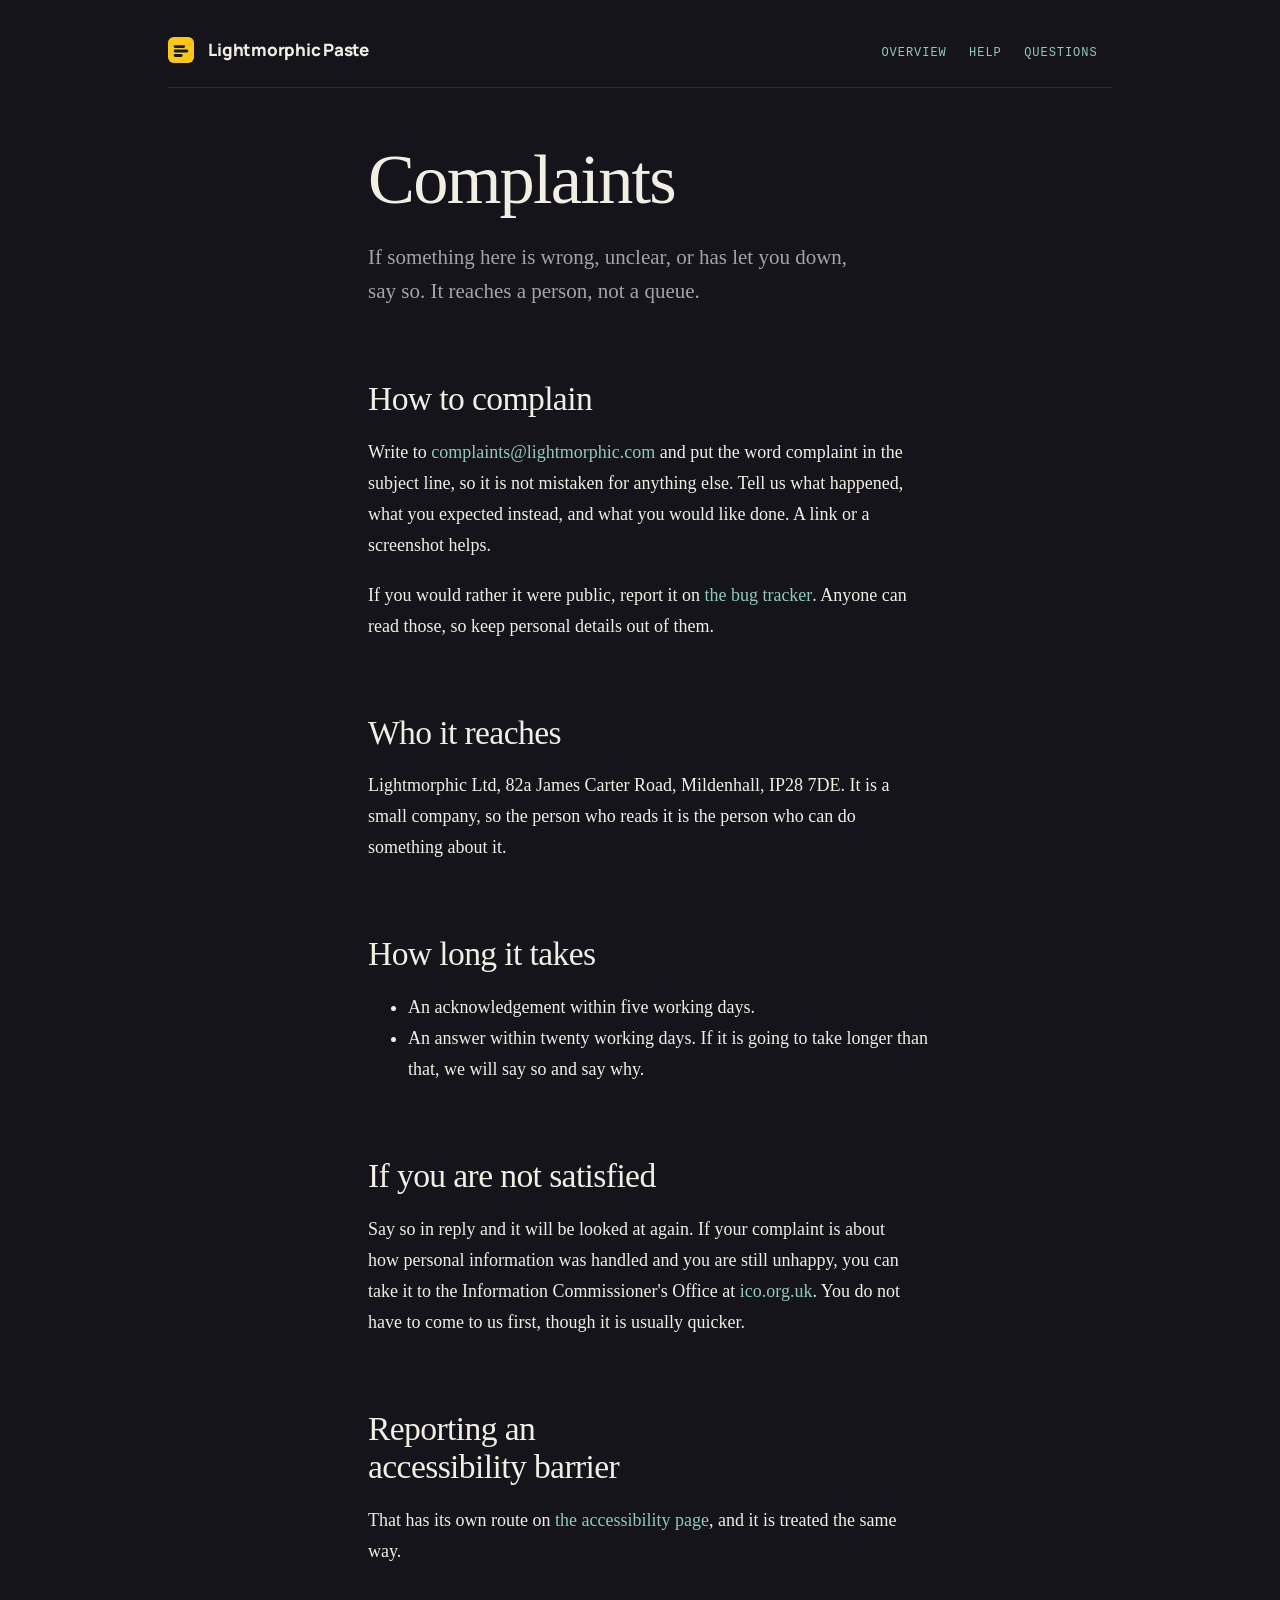
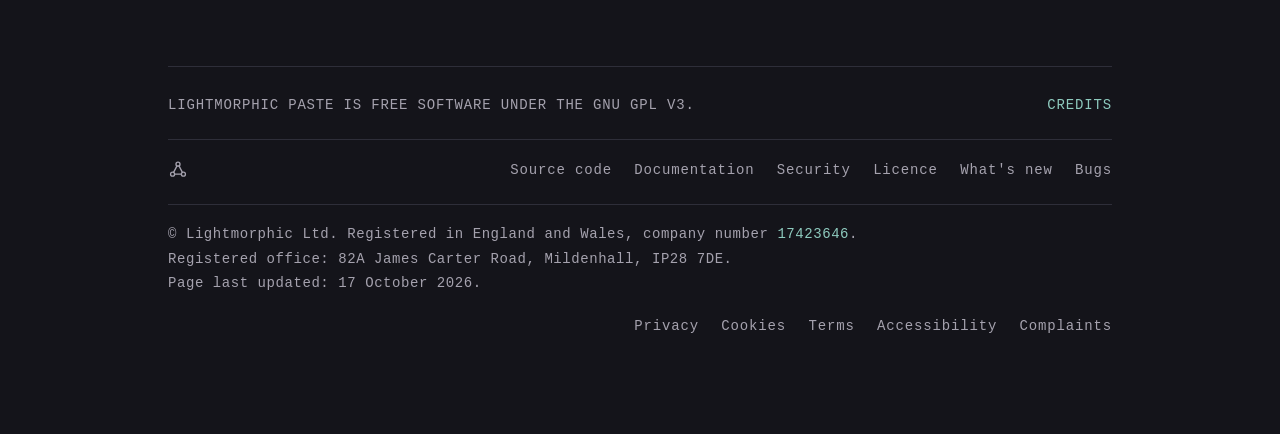
<file: docs/complaints.html>
<!doctype html>
<html lang="en-GB">
<head>
<meta charset="utf-8" />
<!-- The policy travels in the page as well as in the headers. The only script is the Lightmorphic app launcher, served from
     Charlie's own machine rather than a third party, so that one origin is
     named and nothing else is allowed. -->
<meta name="viewport" content="width=device-width, initial-scale=1" />
<title>Complaints | Lightmorphic Paste</title>
<meta name="description" content="How to complain about Lightmorphic Paste or this site, who reads it, how long a reply takes, and where to go if you are still not satisfied." />
<link rel="canonical" href="https://paste.lightmorphic.com/complaints" />
<meta property="og:type" content="article" />
<meta property="og:site_name" content="Lightmorphic Paste" />
<meta property="og:title" content="Complaints | Lightmorphic Paste" />
<meta property="og:description" content="How to complain about Lightmorphic Paste or this site, who reads it, how long a reply takes, and where to go if you are still not satisfied." />
<meta property="og:url" content="https://paste.lightmorphic.com/complaints" />
<meta property="og:image" content="https://paste.lightmorphic.com/images/lightmorphic-paste-share-card.png" />
<meta name="twitter:card" content="summary_large_image" />
<meta name="theme-color" content="#14141a" />
<link rel="icon" href="images/favicon.svg" type="image/svg+xml" />
<link rel="icon" href="images/favicon-32.png" sizes="32x32" />
<link rel="apple-touch-icon" href="images/apple-touch-icon.png" />
<link rel="stylesheet" href="style.css" />

<script type="application/ld+json">
{"@context":"https://schema.org","@type":"WebPage",
 "name":"Complaints | Lightmorphic Paste",
 "url":"https://paste.lightmorphic.com/complaints",
 "inLanguage":"en-GB",
 "dateModified":"2026-10-17",
 "isPartOf":{"@type":"WebSite","name":"Lightmorphic Paste","url":"https://paste.lightmorphic.com/"},
 "publisher":{"@type":"Organization","name":"Lightmorphic Ltd","url":"https://lightmorphic.com/",
  "email":"complaints@lightmorphic.com",
  "address":{"@type":"PostalAddress","streetAddress":"82a James Carter Road","addressLocality":"Mildenhall","postalCode":"IP28 7DE","addressCountry":"GB"},
  "identifier":{"@type":"PropertyValue","name":"Company number","value":"17423646"}}}
</script>
</head>
<body>
<div class="page">
<a class="skip" href="#main">Skip to the content</a>
<header class="masthead">
  <img src="images/favicon.svg" alt="" width="26" height="26" />
  <a class="name" href="./" translate="no">Lightmorphic Paste</a>
  <nav aria-label="Sections">
    <a href="./">Overview</a>
    <a href="help">Help</a>
    <a href="faq">Questions</a>
  </nav>
  <div id="all-apps" data-theme="dark"></div>
</header>
<main id="main">
<h1>Complaints</h1>

<p class="lead">If something here is wrong, unclear, or has let you down, say
so. It reaches a person, not a queue.</p>

<h2>How to complain</h2>
<p>Write to <!--email_off--><a href="mailto:complaints@lightmorphic.com">complaints@lightmorphic.com</a><!--email_on--> and put the word
complaint in the subject line, so it is not mistaken for anything else. Tell us
what happened, what you expected instead, and what you would like done. A link
or a screenshot helps.</p>
<p>If you would rather it were public, report it on
<a href="https://github.com/gh-lm/paste/issues">the bug tracker</a>. Anyone can
read those, so keep personal details out of them.</p>

<h2>Who it reaches</h2>
<p>Lightmorphic Ltd, 82a James Carter Road, Mildenhall, IP28 7DE. It is a small
company, so the person who reads it is the person who can do something about
it.</p>

<h2>How long it takes</h2>
<ul>
  <li>An acknowledgement within five working days.</li>
  <li>An answer within twenty working days. If it is going to take longer than
    that, we will say so and say why.</li>
</ul>

<h2>If you are not satisfied</h2>
<p>Say so in reply and it will be looked at again. If your complaint is about
how personal information was handled and you are still unhappy, you can take it
to the Information Commissioner's Office at
<a href="https://ico.org.uk/make-a-complaint/" rel="nofollow">ico.org.uk</a>.
You do not have to come to us first, though it is usually quicker.</p>

<h2>Reporting an accessibility barrier</h2>
<p>That has its own route on <a href="accessibility">the accessibility
page</a>, and it is treated the same way.</p>
</main>
<footer>
  <div class="project">
    <p>Lightmorphic Paste is free software under the GNU GPL v3.</p>
    <span class="spacer"></span>
    <p><a href="https://github.com/gh-lm/paste/blob/main/CREDITS.md" title="Third-party licences">Credits</a></p>
  </div>

  <div class="repo-row">
    <p class="marks">
      <a href="https://opensource.org/" rel="nofollow" aria-label="Open Source Initiative" title="opensource.org"><svg viewBox="0 0 24 24" width="20" height="20" aria-hidden="true" fill="none" stroke="currentColor" stroke-width="1.6" stroke-linecap="round"><circle cx="12" cy="5" r="2.4"/><circle cx="5.5" cy="17" r="2.4"/><circle cx="18.5" cy="17" r="2.4"/><path d="M10.8 7.1 6.7 14.9M13.2 7.1l4.1 7.8M8 17h8"/></svg></a>
    </p>
    <nav class="repo-links" aria-label="This project">
      <a href="https://github.com/gh-lm/paste">Source code</a>
      <a href="https://github.com/gh-lm/paste#readme">Documentation</a>
      <a href="https://github.com/gh-lm/paste/blob/main/SECURITY.md">Security</a>
      <a href="https://github.com/gh-lm/paste/blob/main/LICENSE">Licence</a>
      <a href="https://github.com/gh-lm/paste/blob/main/CHANGELOG.md">What's new</a>
      <a href="https://github.com/gh-lm/paste/issues">Bugs</a>
    </nav>
  </div>

  <div class="subfooter">
    <address class="who">
      <span>&copy; Lightmorphic Ltd. Registered in England and Wales, company number
        <a href="https://find-and-update.company-information.service.gov.uk/company/17423646"
           rel="nofollow">17423646</a>.</span>
      <span>Registered office: 82A James Carter Road, Mildenhall, IP28 7DE.</span>
      <span>Page last updated: <time datetime="2026-10-17">17 October 2026</time>.</span>
    </address>
    <nav class="legal" aria-label="Legal">
      <a href="privacy">Privacy</a>
      <a href="cookies">Cookies</a>
      <a href="terms">Terms</a>
      <a href="accessibility">Accessibility</a>
      <a href="complaints">Complaints</a>
    </nav>
  </div>
</footer>
</div><script src="https://apps.lightmorphic.com/launcher.js" defer></script>
</body></html>
</file>
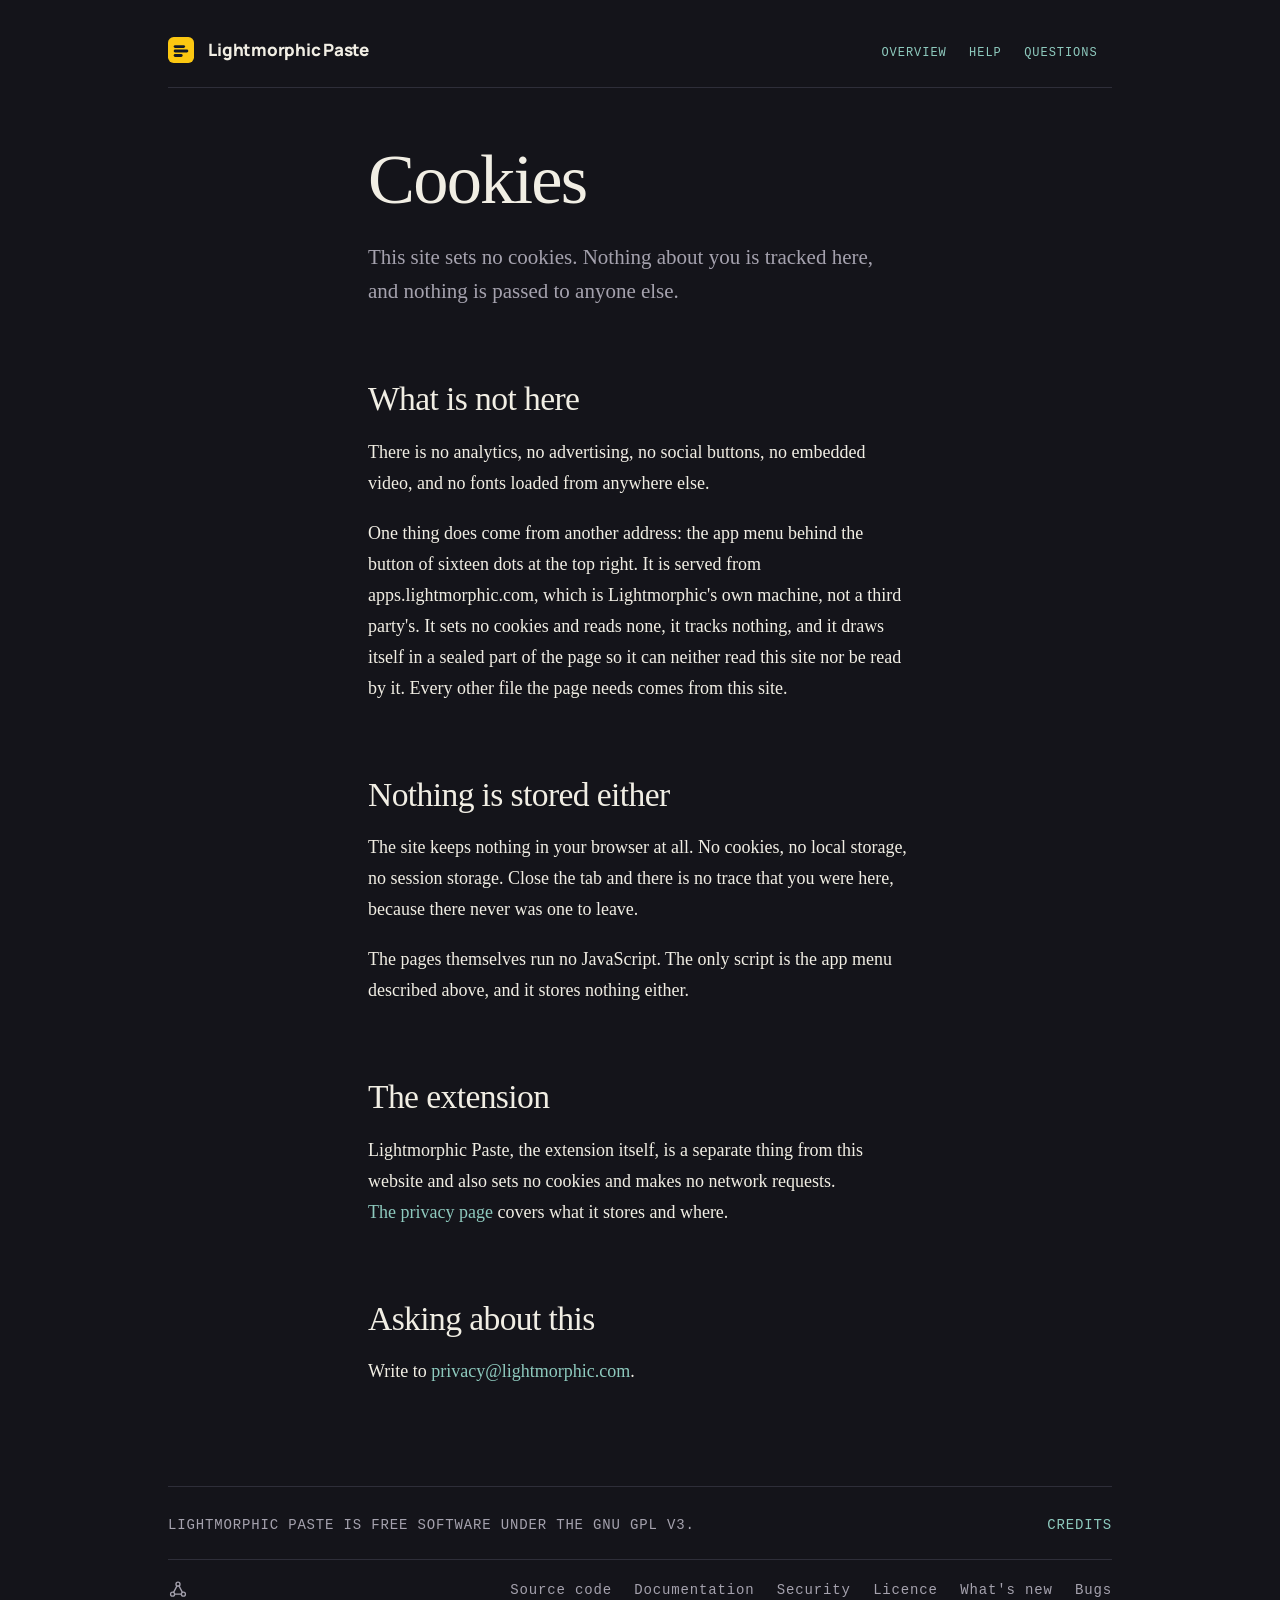
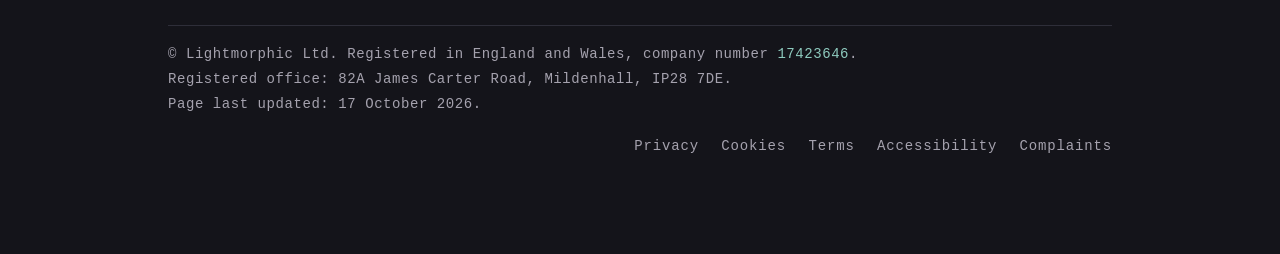
<file: docs/cookies.html>
<!doctype html>
<html lang="en-GB">
<head>
<meta charset="utf-8" />
<!-- The policy travels in the page as well as in the headers. The only script is the Lightmorphic app launcher, served from
     Charlie's own machine rather than a third party, so that one origin is
     named and nothing else is allowed. -->
<meta name="viewport" content="width=device-width, initial-scale=1" />
<title>Cookies | Lightmorphic Paste</title>
<meta name="description" content="This site sets no cookies, stores nothing in your browser and does no tracking. The one thing it loads from elsewhere is the Lightmorphic app menu, from Lightmorphic's own machine." />
<link rel="canonical" href="https://paste.lightmorphic.com/cookies" />
<meta property="og:type" content="article" />
<meta property="og:site_name" content="Lightmorphic Paste" />
<meta property="og:title" content="Cookies | Lightmorphic Paste" />
<meta property="og:description" content="This site sets no cookies, stores nothing in your browser and does no tracking. The one thing it loads from elsewhere is the Lightmorphic app menu, from Lightmorphic's own machine." />
<meta property="og:url" content="https://paste.lightmorphic.com/cookies" />
<meta property="og:image" content="https://paste.lightmorphic.com/images/lightmorphic-paste-share-card.png" />
<meta name="twitter:card" content="summary_large_image" />
<meta name="theme-color" content="#14141a" />
<link rel="icon" href="images/favicon.svg" type="image/svg+xml" />
<link rel="icon" href="images/favicon-32.png" sizes="32x32" />
<link rel="apple-touch-icon" href="images/apple-touch-icon.png" />
<link rel="stylesheet" href="style.css" />

<script type="application/ld+json">
{"@context":"https://schema.org","@type":"WebPage",
 "name":"Cookies | Lightmorphic Paste",
 "url":"https://paste.lightmorphic.com/cookies",
 "inLanguage":"en-GB",
 "dateModified":"2026-10-17",
 "isPartOf":{"@type":"WebSite","name":"Lightmorphic Paste","url":"https://paste.lightmorphic.com/"},
 "publisher":{"@type":"Organization","name":"Lightmorphic Ltd","url":"https://lightmorphic.com/",
  "email":"privacy@lightmorphic.com",
  "address":{"@type":"PostalAddress","streetAddress":"82a James Carter Road","addressLocality":"Mildenhall","postalCode":"IP28 7DE","addressCountry":"GB"},
  "identifier":{"@type":"PropertyValue","name":"Company number","value":"17423646"}}}
</script>
</head>
<body>
<div class="page">
<a class="skip" href="#main">Skip to the content</a>
<header class="masthead">
  <img src="images/favicon.svg" alt="" width="26" height="26" />
  <a class="name" href="./" translate="no">Lightmorphic Paste</a>
  <nav aria-label="Sections">
    <a href="./">Overview</a>
    <a href="help">Help</a>
    <a href="faq">Questions</a>
  </nav>
  <div id="all-apps" data-theme="dark"></div>
</header>
<main id="main">
<h1>Cookies</h1>

<p class="lead">This site sets no cookies. Nothing about you is tracked here,
and nothing is passed to anyone else.</p>

<h2>What is not here</h2>
<p>There is no analytics, no advertising, no social buttons, no embedded
video, and no fonts loaded from anywhere else.</p>
<p>One thing does come from another address: the app menu behind the button of
sixteen dots at the top right. It is served from apps.lightmorphic.com, which
is Lightmorphic's own machine, not a third party's. It sets no cookies and
reads none, it tracks nothing, and it draws itself in a sealed part of the
page so it can neither read this site nor be read by it. Every other file the
page needs comes from this site.</p>

<h2>Nothing is stored either</h2>
<p>The site keeps nothing in your browser at all. No cookies, no local storage,
no session storage. Close the tab and there is no trace that you were here,
because there never was one to leave.</p>
<p>The pages themselves run no JavaScript. The only script is the app menu
described above, and it stores nothing either.</p>

<h2>The extension</h2>
<p>Lightmorphic Paste, the extension itself, is a separate thing from this
website and also sets no cookies and makes no network requests.
<a href="privacy">The privacy page</a> covers what it stores and where.</p>

<h2>Asking about this</h2>
<p>Write to <!--email_off--><a href="mailto:privacy@lightmorphic.com">privacy@lightmorphic.com</a><!--email_on-->.</p>
</main>
<footer>
  <div class="project">
    <p>Lightmorphic Paste is free software under the GNU GPL v3.</p>
    <span class="spacer"></span>
    <p><a href="https://github.com/gh-lm/paste/blob/main/CREDITS.md" title="Third-party licences">Credits</a></p>
  </div>

  <div class="repo-row">
    <p class="marks">
      <a href="https://opensource.org/" rel="nofollow" aria-label="Open Source Initiative" title="opensource.org"><svg viewBox="0 0 24 24" width="20" height="20" aria-hidden="true" fill="none" stroke="currentColor" stroke-width="1.6" stroke-linecap="round"><circle cx="12" cy="5" r="2.4"/><circle cx="5.5" cy="17" r="2.4"/><circle cx="18.5" cy="17" r="2.4"/><path d="M10.8 7.1 6.7 14.9M13.2 7.1l4.1 7.8M8 17h8"/></svg></a>
    </p>
    <nav class="repo-links" aria-label="This project">
      <a href="https://github.com/gh-lm/paste">Source code</a>
      <a href="https://github.com/gh-lm/paste#readme">Documentation</a>
      <a href="https://github.com/gh-lm/paste/blob/main/SECURITY.md">Security</a>
      <a href="https://github.com/gh-lm/paste/blob/main/LICENSE">Licence</a>
      <a href="https://github.com/gh-lm/paste/blob/main/CHANGELOG.md">What's new</a>
      <a href="https://github.com/gh-lm/paste/issues">Bugs</a>
    </nav>
  </div>

  <div class="subfooter">
    <address class="who">
      <span>&copy; Lightmorphic Ltd. Registered in England and Wales, company number
        <a href="https://find-and-update.company-information.service.gov.uk/company/17423646"
           rel="nofollow">17423646</a>.</span>
      <span>Registered office: 82A James Carter Road, Mildenhall, IP28 7DE.</span>
      <span>Page last updated: <time datetime="2026-10-17">17 October 2026</time>.</span>
    </address>
    <nav class="legal" aria-label="Legal">
      <a href="privacy">Privacy</a>
      <a href="cookies">Cookies</a>
      <a href="terms">Terms</a>
      <a href="accessibility">Accessibility</a>
      <a href="complaints">Complaints</a>
    </nav>
  </div>
</footer>
</div><script src="https://apps.lightmorphic.com/launcher.js" defer></script>
</body></html>
</file>
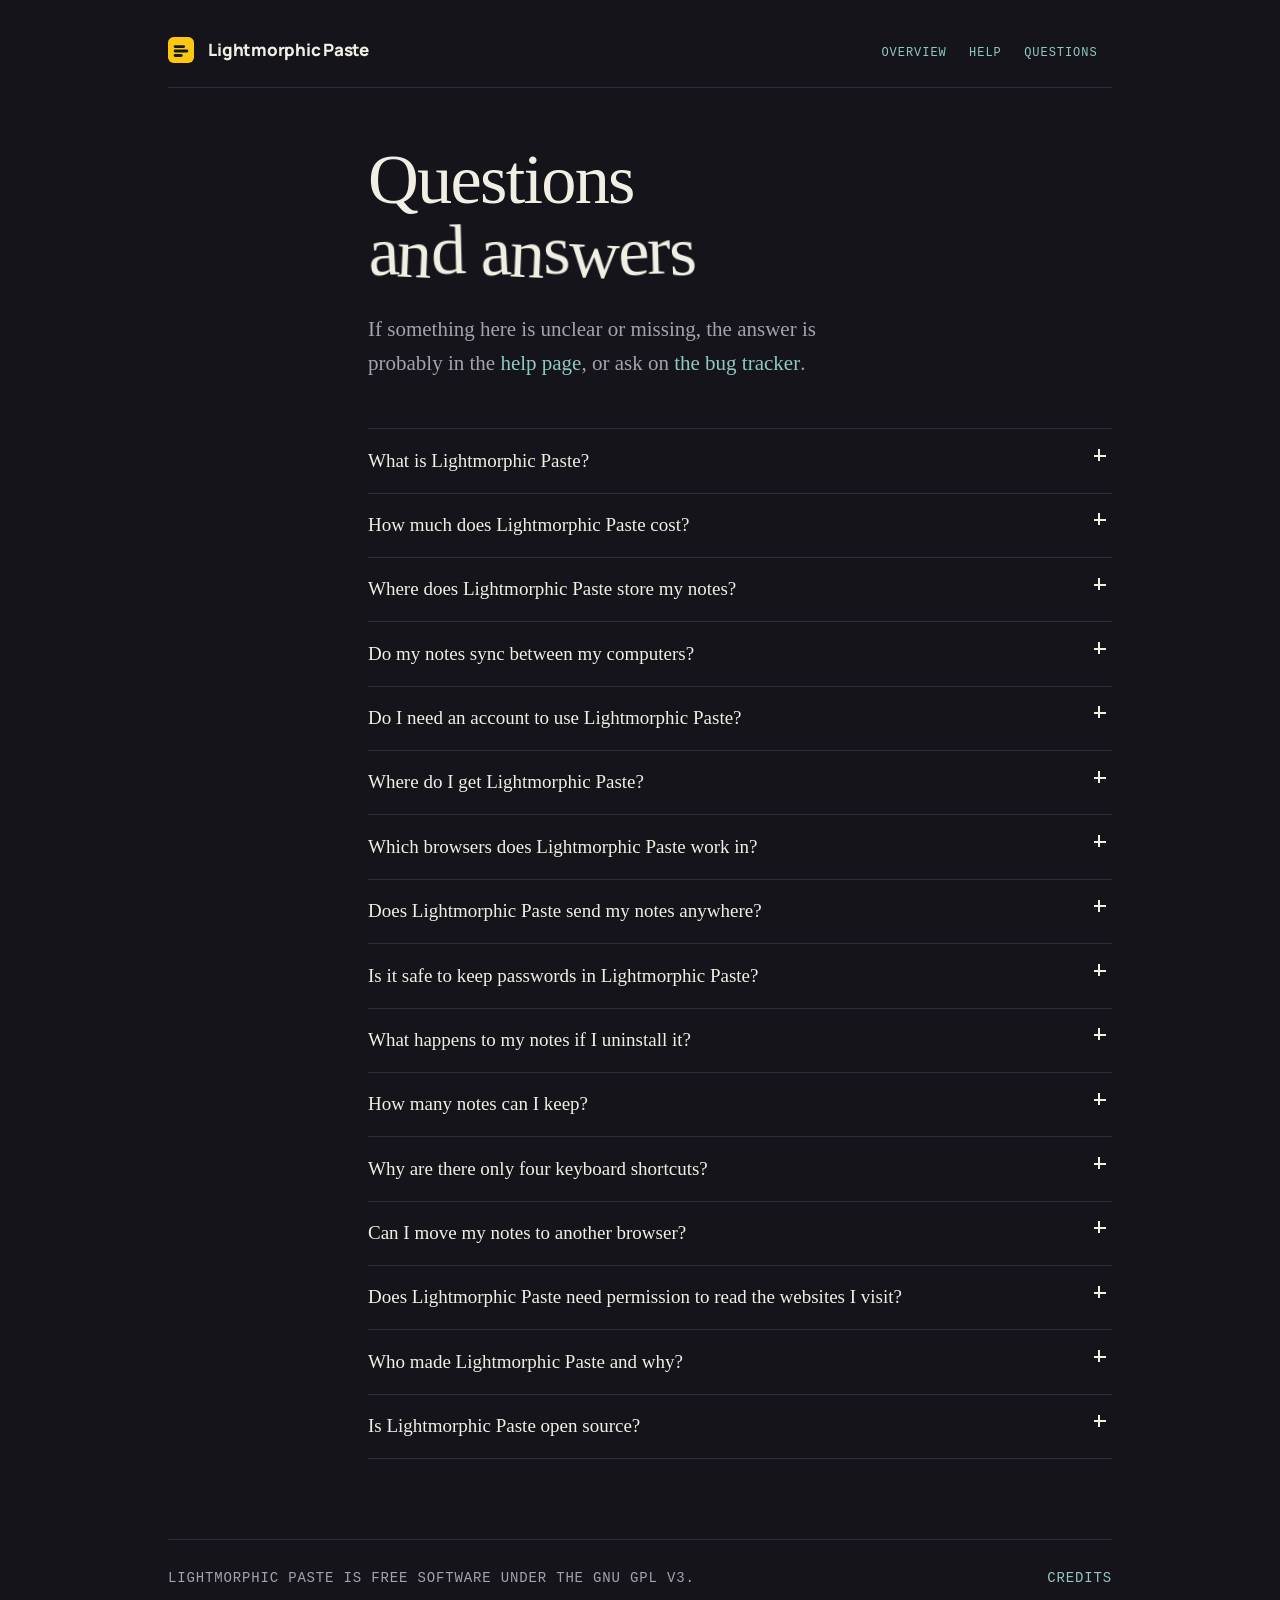
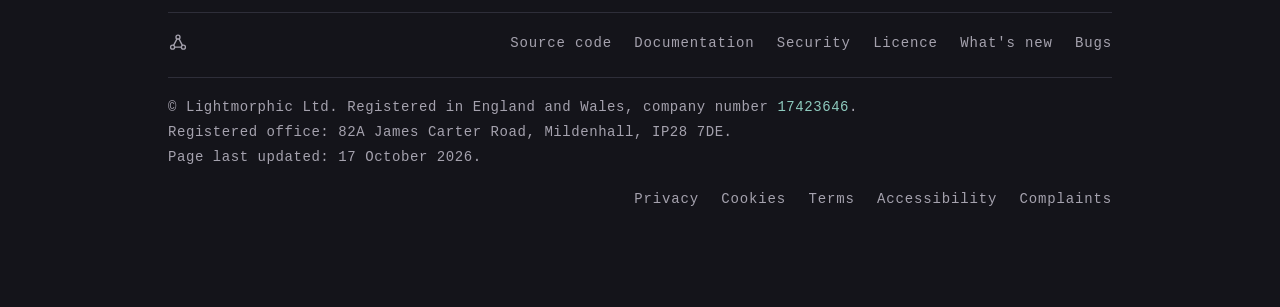
<file: docs/faq.html>
<!doctype html>
<html lang="en-GB">
<head>
<meta charset="utf-8" />
<!-- The policy travels in the page as well as in the headers. The only script is the Lightmorphic app launcher, served from
     Charlie's own machine rather than a third party, so that one origin is
     named and nothing else is allowed. -->
<meta name="viewport" content="width=device-width, initial-scale=1" />
<title>Questions and answers | Lightmorphic Paste</title>
<meta name="description" content="Plain answers about Lightmorphic Paste: what it costs, where notes are stored, whether they sync, which browsers work, and why passwords do not belong in it." />
<link rel="canonical" href="https://paste.lightmorphic.com/faq" />
<meta property="og:type" content="article" />
<meta property="og:site_name" content="Lightmorphic Paste" />
<meta property="og:title" content="Questions and answers | Lightmorphic Paste" />
<meta property="og:description" content="Plain answers about Lightmorphic Paste: what it costs, where notes are stored, whether they sync, which browsers work, and why passwords do not belong in it." />
<meta property="og:url" content="https://paste.lightmorphic.com/faq" />
<meta property="og:image" content="https://paste.lightmorphic.com/images/lightmorphic-paste-share-card.png" />
<meta name="twitter:card" content="summary_large_image" />
<meta name="theme-color" content="#14141a" />
<link rel="icon" href="images/favicon.svg" type="image/svg+xml" />
<link rel="icon" href="images/favicon-32.png" sizes="32x32" />
<link rel="apple-touch-icon" href="images/apple-touch-icon.png" />
<link rel="stylesheet" href="style.css" />

<script type="application/ld+json">
{
 "@context": "https://schema.org",
 "@type": "FAQPage",
 "@id": "https://paste.lightmorphic.com/faq#faq",
 "inLanguage": "en-GB",
 "dateModified": "2026-10-17",
 "mainEntity": [
  {
   "@type": "Question",
   "name": "What is Lightmorphic Paste?",
   "acceptedAnswer": {
    "@type": "Answer",
    "text": "A small browser extension that stores short pieces of text you paste often, such as an email address, a postal address, a sign-off or a reference number, and puts one back on your clipboard with a click. It is free and open source."
   }
  },
  {
   "@type": "Question",
   "name": "How much does Lightmorphic Paste cost?",
   "acceptedAnswer": {
    "@type": "Answer",
    "text": "Nothing. It is free software under the GNU General Public License v3, and there is no paid tier, no trial and no upgrade."
   }
  },
  {
   "@type": "Question",
   "name": "Where does Lightmorphic Paste store my notes?",
   "acceptedAnswer": {
    "@type": "Answer",
    "text": "In an ordinary bookmark folder in your own browser, normally inside Other bookmarks. Each note is one bookmark: its name is the note's name, and the text of the note is held in the bookmark's web address."
   }
  },
  {
   "@type": "Question",
   "name": "Do my notes sync between my computers?",
   "acceptedAnswer": {
    "@type": "Answer",
    "text": "Yes, if your browser's own bookmark sync is turned on. Because notes are bookmarks, they travel with the rest of your bookmarks. Lightmorphic Paste takes no part in the syncing and cannot see it."
   }
  },
  {
   "@type": "Question",
   "name": "Do I need an account to use Lightmorphic Paste?",
   "acceptedAnswer": {
    "@type": "Answer",
    "text": "No. There is no account, no sign-in and no email address collected. There is no server for an account to exist on."
   }
  },
  {
   "@type": "Question",
   "name": "Where do I get Lightmorphic Paste?",
   "acceptedAnswer": {
    "@type": "Answer",
    "text": "From the Chrome Web Store, which is the only place it is published. It works in Chrome, Brave, Vivaldi, Edge and other Chromium browsers, and updates arrive on their own."
   }
  },
  {
   "@type": "Question",
   "name": "Which browsers does Lightmorphic Paste work in?",
   "acceptedAnswer": {
    "@type": "Answer",
    "text": "Chrome, Brave, Vivaldi, Edge and other Chromium-based browsers."
   }
  },
  {
   "@type": "Question",
   "name": "Does Lightmorphic Paste send my notes anywhere?",
   "acceptedAnswer": {
    "@type": "Answer",
    "text": "No. It makes no network requests of any kind: no server, no analytics, no advertising, no crash reporting. You can confirm that yourself: the source is a handful of plain files with no build step."
   }
  },
  {
   "@type": "Question",
   "name": "Is it safe to keep passwords in Lightmorphic Paste?",
   "acceptedAnswer": {
    "@type": "Answer",
    "text": "No. Because notes are bookmarks, they are as visible as any other bookmark: anyone who can open your browser can read them. Lightmorphic Paste says so the first time you open it. Use a password manager for passwords, card numbers and anything else private."
   }
  },
  {
   "@type": "Question",
   "name": "What happens to my notes if I uninstall it?",
   "acceptedAnswer": {
    "@type": "Answer",
    "text": "They stay where they are, because they are bookmarks. Delete the Lightmorphic Paste bookmark folder to remove them for good."
   }
  },
  {
   "@type": "Question",
   "name": "How many notes can I keep?",
   "acceptedAnswer": {
    "@type": "Answer",
    "text": "As many as you like. Tabs are limited to six, with names of up to seven letters, so that every tab stays visible in a small popup, but there is no limit on the notes inside them."
   }
  },
  {
   "@type": "Question",
   "name": "Why are there only four keyboard shortcuts?",
   "acceptedAnswer": {
    "@type": "Answer",
    "text": "Because four is every shortcut a browser lets an extension arrive with. Declaring more makes the browser refuse to load the extension at all. You can add or change shortcuts yourself on your browser's own shortcuts page."
   }
  },
  {
   "@type": "Question",
   "name": "Can I move my notes to another browser?",
   "acceptedAnswer": {
    "@type": "Answer",
    "text": "Yes. Bookmark sync only joins browsers of the same family, so use Save a backup file in Settings and restore that file in the other browser."
   }
  },
  {
   "@type": "Question",
   "name": "Does Lightmorphic Paste need permission to read the websites I visit?",
   "acceptedAnswer": {
    "@type": "Answer",
    "text": "No. It never asks for access to websites. When you ask it to paste something it uses activeTab, which grants access to the one tab you are looking at, at the moment you ask, and nothing else."
   }
  },
  {
   "@type": "Question",
   "name": "Who made Lightmorphic Paste and why?",
   "acceptedAnswer": {
    "@type": "Answer",
    "text": "It was built by Lightmorphic as a replacement for a clipboard extension that had become clunky. The idea worth keeping was storing notes as bookmarks, so they sync without an account or a server."
   }
  },
  {
   "@type": "Question",
   "name": "Is Lightmorphic Paste open source?",
   "acceptedAnswer": {
    "@type": "Answer",
    "text": "Yes, under the GNU General Public License v3, which means it stays free for everyone downstream too. The whole extension is nine files of plain JavaScript, HTML and CSS with no build step, so what is in the repository is exactly what runs in your browser."
   }
  }
 ]
}
</script>
<script type="application/ld+json">
{
  "@context": "https://schema.org",
  "@type": "Organization",
  "@id": "https://paste.lightmorphic.com/#author",
  "name": "Lightmorphic",
  "legalName": "Lightmorphic Ltd",
  "url": "https://lightmorphic.com/",
  "address": {
    "@type": "PostalAddress",
    "streetAddress": "82a James Carter Road",
    "addressLocality": "Mildenhall",
    "postalCode": "IP28 7DE",
    "addressCountry": "GB"
  },
  "identifier": {
    "@type": "PropertyValue",
    "propertyID": "GB Companies House company number",
    "value": "17423646"
  },
  "sameAs": [
    "https://find-and-update.company-information.service.gov.uk/company/17423646",
    "https://github.com/lightmorphic"
  ]
}
</script>
</head>
<body>
<div class="page">
<a class="skip" href="#main">Skip to the content</a>
<header class="masthead">
  <img src="images/favicon.svg" alt="" width="26" height="26" />
  <a class="name" href="./" translate="no">Lightmorphic Paste</a>
  <nav aria-label="Sections">
    <a href="./">Overview</a>
    <a href="help">Help</a>
    <a href="faq">Questions</a>
  </nav>
  <div id="all-apps" data-theme="dark"></div>
</header>

<main id="main">
  <h1>Questions <span class="mark" aria-label="and answers"><span class="w"><span class="l" aria-hidden="true">a</span><span class="l" aria-hidden="true">n</span><span class="l" aria-hidden="true">d</span></span> <span class="w"><span class="l" aria-hidden="true">a</span><span class="l" aria-hidden="true">n</span><span class="l" aria-hidden="true">s</span><span class="l" aria-hidden="true">w</span><span class="l" aria-hidden="true">e</span><span class="l" aria-hidden="true">r</span><span class="l" aria-hidden="true">s</span></span></span></h1>
  <p class="lead">If something here is unclear or missing, the answer is
  probably in the <a href="help">help page</a>, or ask on
  <a href="https://github.com/gh-lm/paste/issues">the bug tracker</a>.</p>

  <div class="qa">
    <details>
      <summary><h2>What is Lightmorphic Paste?</h2></summary>
      <div><p>A small browser extension that stores short pieces of text you paste often, such as an email address, a postal address, a sign-off or a reference number, and puts one back on your clipboard with a click. It is free and open source.</p></div>
    </details>
    <details>
      <summary><h2>How much does Lightmorphic Paste cost?</h2></summary>
      <div><p>Nothing. It is free software under the GNU General Public License v3, and there is no paid tier, no trial and no upgrade.</p></div>
    </details>
    <details>
      <summary><h2>Where does Lightmorphic Paste store my notes?</h2></summary>
      <div><p>In an ordinary bookmark folder in your own browser, normally inside Other bookmarks. Each note is one bookmark: its name is the note&#x27;s name, and the text of the note is held in the bookmark&#x27;s web address.</p></div>
    </details>
    <details>
      <summary><h2>Do my notes sync between my computers?</h2></summary>
      <div><p>Yes, if your browser&#x27;s own bookmark sync is turned on. Because notes are bookmarks, they travel with the rest of your bookmarks. Lightmorphic Paste takes no part in the syncing and cannot see it.</p></div>
    </details>
    <details>
      <summary><h2>Do I need an account to use Lightmorphic Paste?</h2></summary>
      <div><p>No. There is no account, no sign-in and no email address collected. There is no server for an account to exist on.</p></div>
    </details>
    <details>
      <summary><h2>Where do I get Lightmorphic Paste?</h2></summary>
      <div><p>From the <a href="https://chromewebstore.google.com/detail/lightmorphic-paste/heefkhhoccopkeecmaainfdgppeljkfb">Chrome Web Store</a>, which is the only place it is published. It works in Chrome, Brave, Vivaldi, Edge and other Chromium browsers, and updates arrive on their own.</p></div>
    </details>
    <details>
      <summary><h2>Which browsers does Lightmorphic Paste work in?</h2></summary>
      <div><p>Chrome, Brave, Vivaldi, Edge and other Chromium-based browsers.</p></div>
    </details>
    <details>
      <summary><h2>Does Lightmorphic Paste send my notes anywhere?</h2></summary>
      <div><p>No. It makes no network requests of any kind: no server, no analytics, no advertising, no crash reporting. You can confirm that yourself: the source is a handful of plain files with no build step.</p></div>
    </details>
    <details>
      <summary><h2>Is it safe to keep passwords in Lightmorphic Paste?</h2></summary>
      <div><p>No. Because notes are bookmarks, they are as visible as any other bookmark: anyone who can open your browser can read them. Lightmorphic Paste says so the first time you open it. Use a password manager for passwords, card numbers and anything else private.</p></div>
    </details>
    <details>
      <summary><h2>What happens to my notes if I uninstall it?</h2></summary>
      <div><p>They stay where they are, because they are bookmarks. Delete the Lightmorphic Paste bookmark folder to remove them for good.</p></div>
    </details>
    <details>
      <summary><h2>How many notes can I keep?</h2></summary>
      <div><p>As many as you like. Tabs are limited to six, with names of up to seven letters, so that every tab stays visible in a small popup, but there is no limit on the notes inside them.</p></div>
    </details>
    <details>
      <summary><h2>Why are there only four keyboard shortcuts?</h2></summary>
      <div><p>Because four is every shortcut a browser lets an extension arrive with. Declaring more makes the browser refuse to load the extension at all. You can add or change shortcuts yourself on your browser&#x27;s own shortcuts page.</p></div>
    </details>
    <details>
      <summary><h2>Can I move my notes to another browser?</h2></summary>
      <div><p>Yes. Bookmark sync only joins browsers of the same family, so use Save a backup file in Settings and restore that file in the other browser.</p></div>
    </details>
    <details>
      <summary><h2>Does Lightmorphic Paste need permission to read the websites I visit?</h2></summary>
      <div><p>No. It never asks for access to websites. When you ask it to paste something it uses activeTab, which grants access to the one tab you are looking at, at the moment you ask, and nothing else.</p></div>
    </details>
    <details>
      <summary><h2>Who made Lightmorphic Paste and why?</h2></summary>
      <div><p>It was built by Lightmorphic as a replacement for a clipboard extension that had become clunky. The idea worth keeping was storing notes as bookmarks, so they sync without an account or a server.</p></div>
    </details>
    <details>
      <summary><h2>Is Lightmorphic Paste open source?</h2></summary>
      <div><p>Yes, under the GNU General Public License v3, which means it stays free for everyone downstream too. The whole extension is nine files of plain JavaScript, HTML and CSS with no build step, so what is in the repository is exactly what runs in your browser.</p></div>
    </details>
  </div>
</main>
<footer>
  <div class="project">
    <p>Lightmorphic Paste is free software under the GNU GPL v3.</p>
    <span class="spacer"></span>
    <p><a href="https://github.com/gh-lm/paste/blob/main/CREDITS.md" title="Third-party licences">Credits</a></p>
  </div>

  <div class="repo-row">
    <p class="marks">
      <a href="https://opensource.org/" rel="nofollow" aria-label="Open Source Initiative" title="opensource.org"><svg viewBox="0 0 24 24" width="20" height="20" aria-hidden="true" fill="none" stroke="currentColor" stroke-width="1.6" stroke-linecap="round"><circle cx="12" cy="5" r="2.4"/><circle cx="5.5" cy="17" r="2.4"/><circle cx="18.5" cy="17" r="2.4"/><path d="M10.8 7.1 6.7 14.9M13.2 7.1l4.1 7.8M8 17h8"/></svg></a>
    </p>
    <nav class="repo-links" aria-label="This project">
      <a href="https://github.com/gh-lm/paste">Source code</a>
      <a href="https://github.com/gh-lm/paste#readme">Documentation</a>
      <a href="https://github.com/gh-lm/paste/blob/main/SECURITY.md">Security</a>
      <a href="https://github.com/gh-lm/paste/blob/main/LICENSE">Licence</a>
      <a href="https://github.com/gh-lm/paste/blob/main/CHANGELOG.md">What's new</a>
      <a href="https://github.com/gh-lm/paste/issues">Bugs</a>
    </nav>
  </div>

  <div class="subfooter">
    <address class="who">
      <span>&copy; Lightmorphic Ltd. Registered in England and Wales, company number
        <a href="https://find-and-update.company-information.service.gov.uk/company/17423646"
           rel="nofollow">17423646</a>.</span>
      <span>Registered office: 82A James Carter Road, Mildenhall, IP28 7DE.</span>
      <span>Page last updated: <time datetime="2026-10-17">17 October 2026</time>.</span>
    </address>
    <nav class="legal" aria-label="Legal">
      <a href="privacy">Privacy</a>
      <a href="cookies">Cookies</a>
      <a href="terms">Terms</a>
      <a href="accessibility">Accessibility</a>
      <a href="complaints">Complaints</a>
    </nav>
  </div>
</footer>
</div><script src="https://apps.lightmorphic.com/launcher.js" defer></script>
</body></html>
</file>
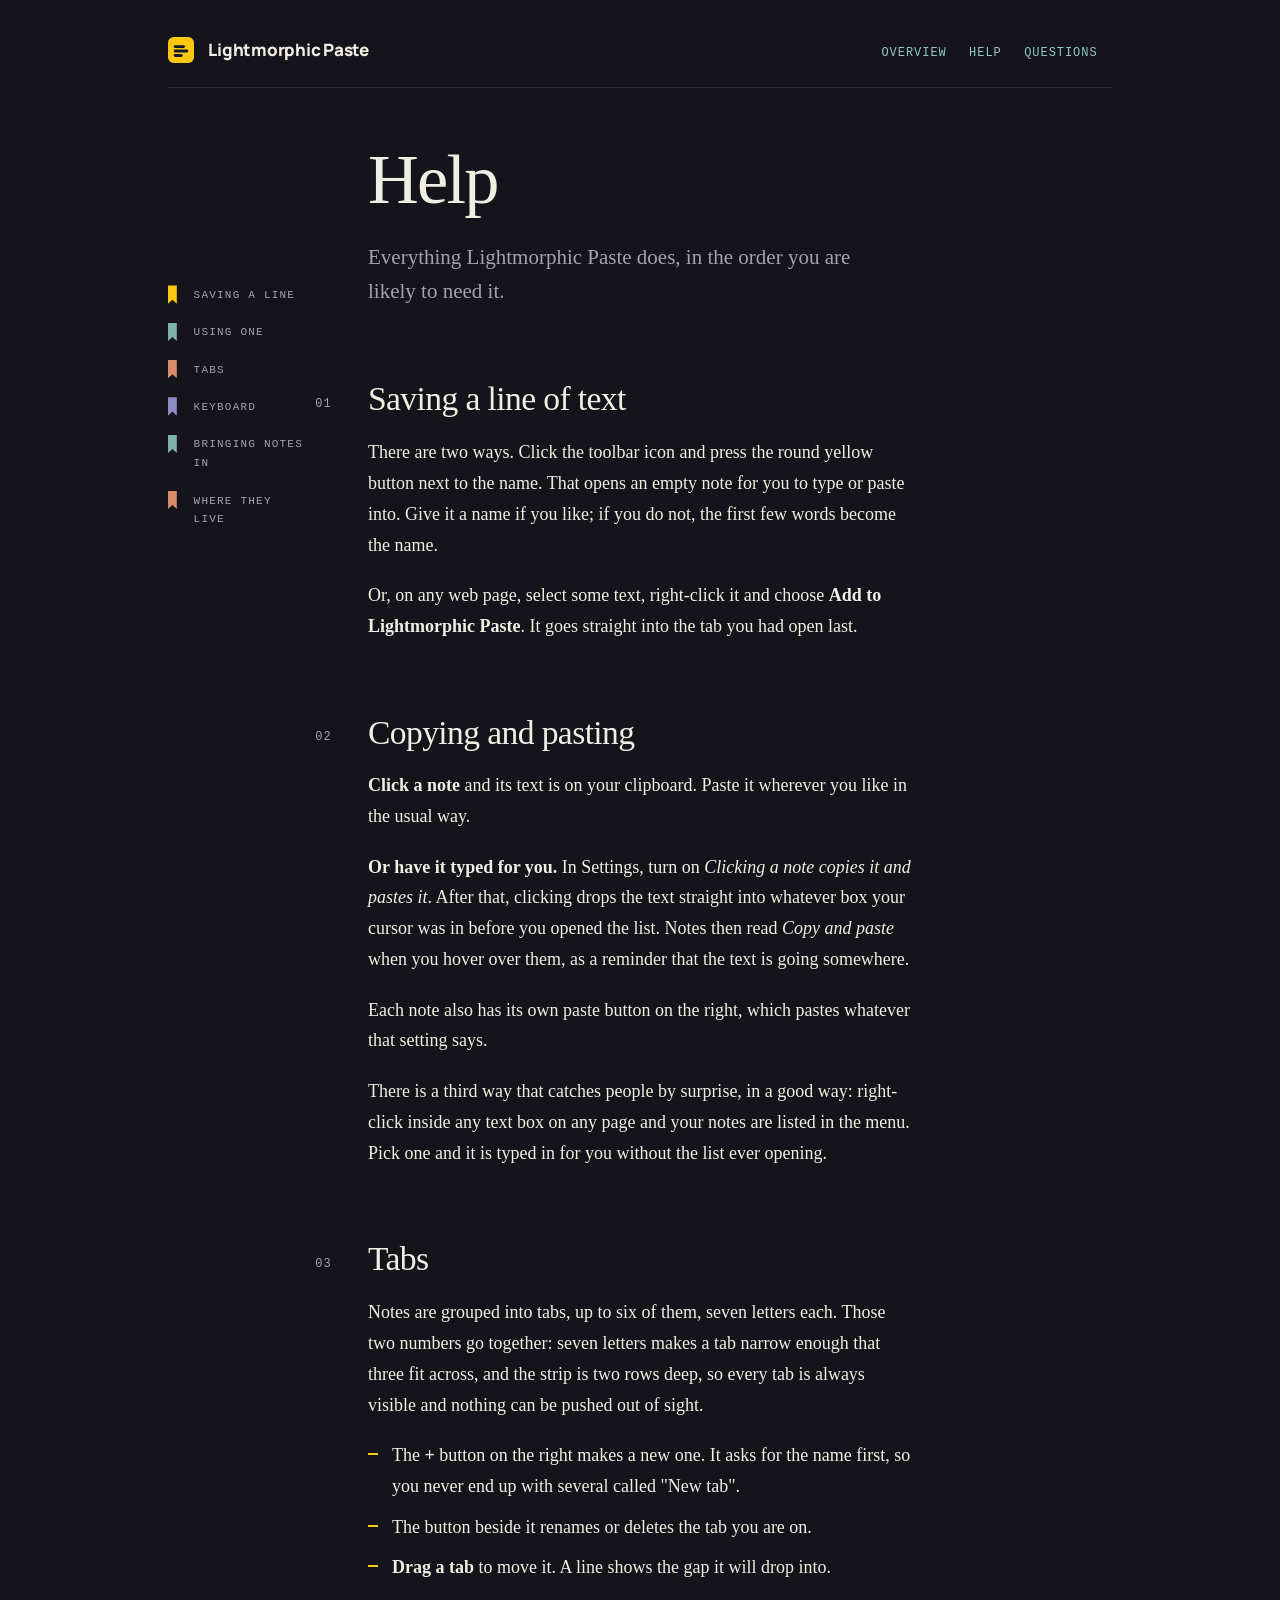
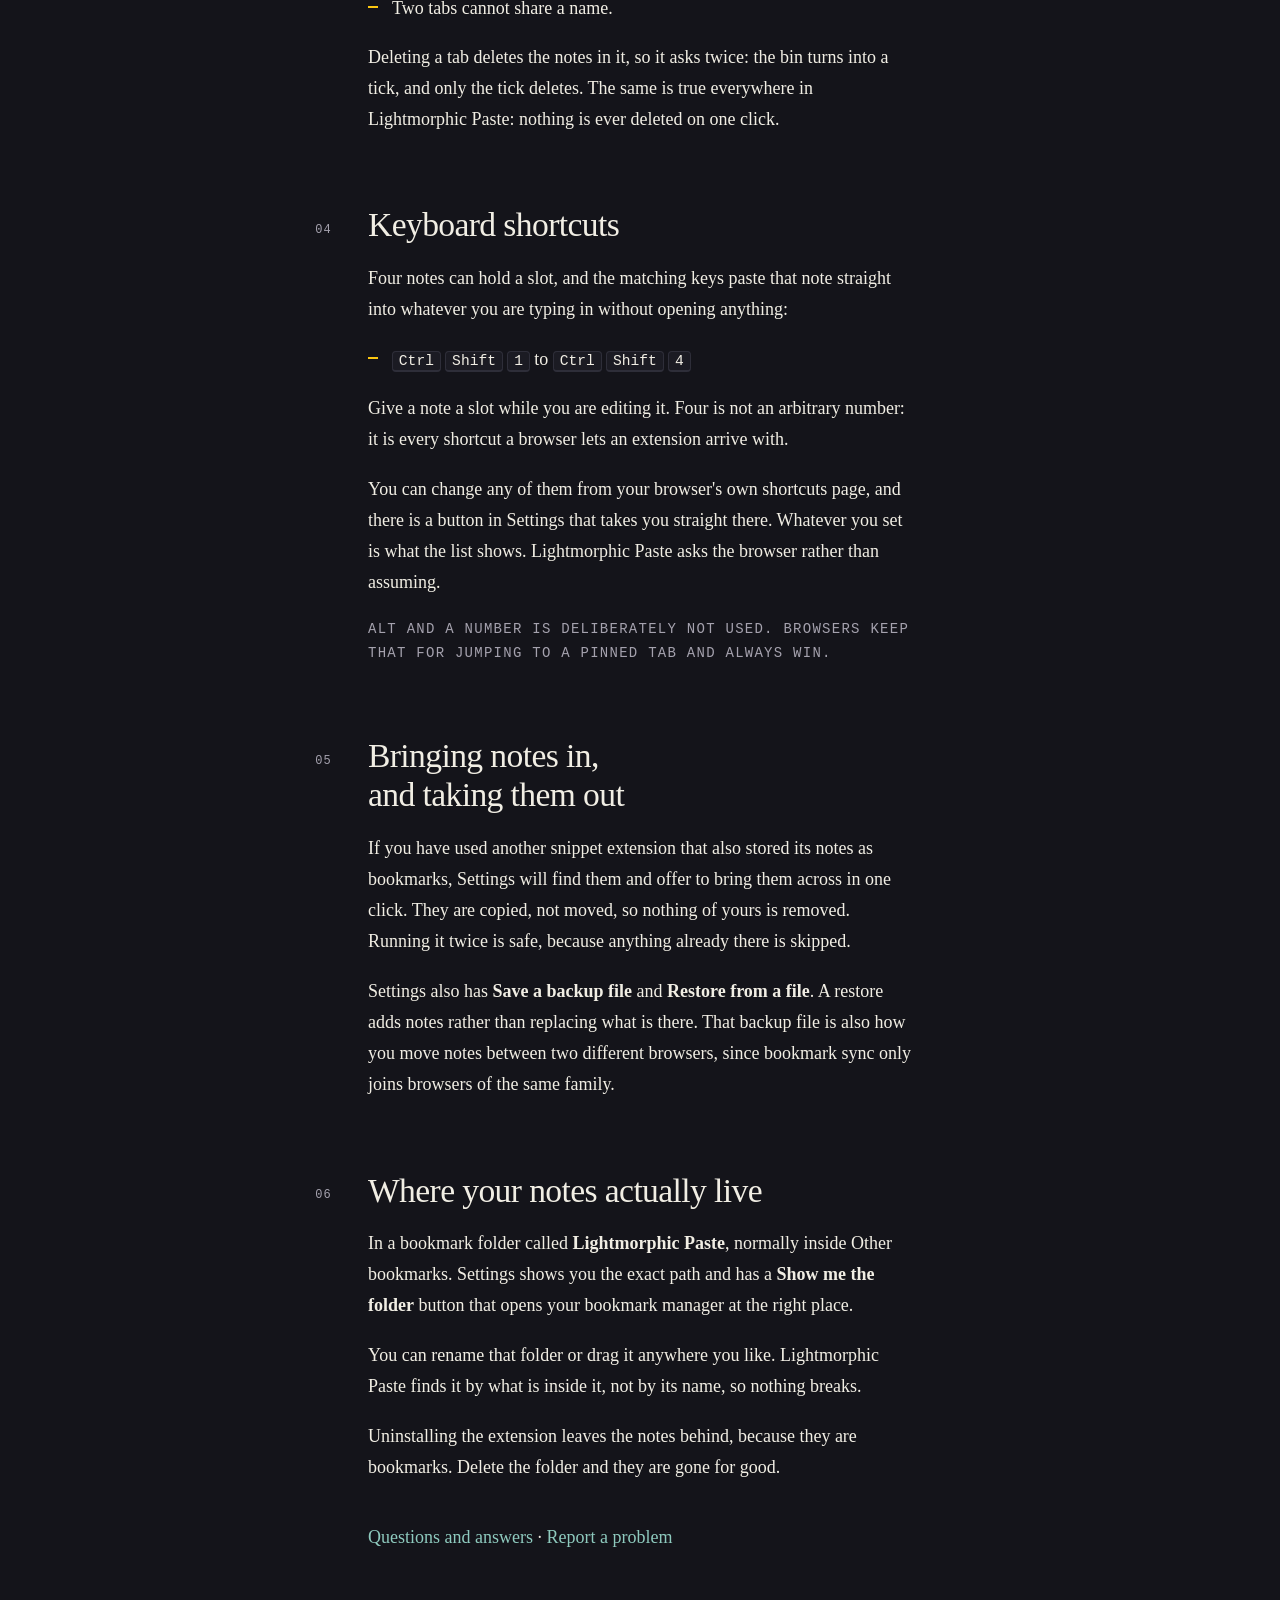
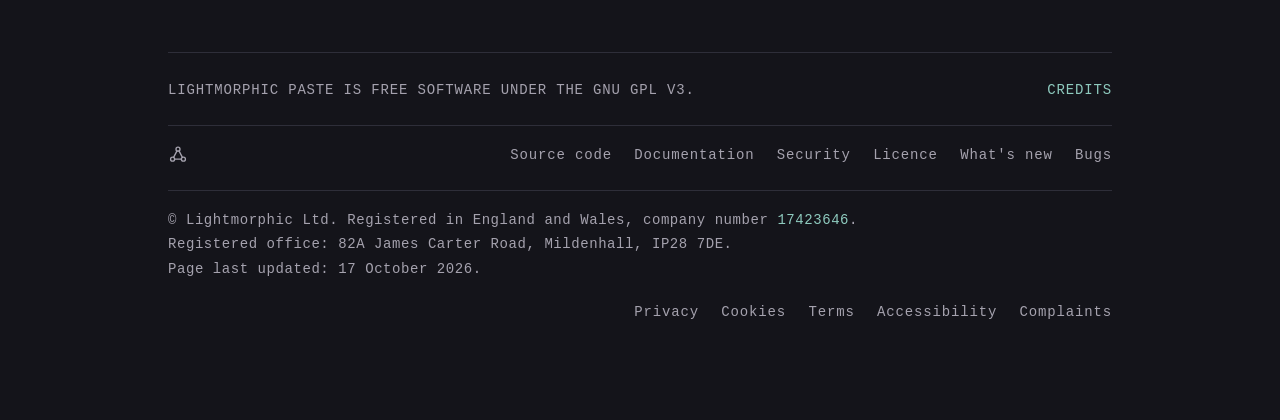
<file: docs/help.html>
<!doctype html>
<html lang="en-GB">
<head>
<meta charset="utf-8" />
<!-- The policy travels in the page as well as in the headers. The only script is the Lightmorphic app launcher, served from
     Charlie's own machine rather than a third party, so that one origin is
     named and nothing else is allowed. -->
<meta name="viewport" content="width=device-width, initial-scale=1" />
<title>Help | Lightmorphic Paste</title>
<meta name="description" content="How to use Lightmorphic Paste: saving a line, copying and pasting it, tabs, keyboard shortcuts, importing old notes, backups, and where your notes live." />
<link rel="canonical" href="https://paste.lightmorphic.com/help" />
<meta property="og:type" content="article" />
<meta property="og:site_name" content="Lightmorphic Paste" />
<meta property="og:title" content="Help | Lightmorphic Paste" />
<meta property="og:description" content="How to use Lightmorphic Paste: saving a line, copying and pasting it, tabs, keyboard shortcuts, importing old notes, backups, and where your notes live." />
<meta property="og:url" content="https://paste.lightmorphic.com/help" />
<meta property="og:image" content="https://paste.lightmorphic.com/images/lightmorphic-paste-share-card.png" />
<meta name="twitter:card" content="summary_large_image" />
<meta name="theme-color" content="#14141a" />
<link rel="icon" href="images/favicon.svg" type="image/svg+xml" />
<link rel="icon" href="images/favicon-32.png" sizes="32x32" />
<link rel="apple-touch-icon" href="images/apple-touch-icon.png" />
<link rel="stylesheet" href="style.css" />

<script type="application/ld+json">
{"@context":"https://schema.org","@type":"TechArticle",
 "headline":"How to use Lightmorphic Paste",
 "description":"Saving a line, copying it, pasting it, tabs, keyboard shortcuts, importing, backups and where the notes live.",
 "url":"https://paste.lightmorphic.com/help",
 "inLanguage":"en-GB","dateModified":"2026-10-17",
 "about":{"@id":"https://paste.lightmorphic.com/#app"},
 "publisher":{"@type":"Organization","name":"Lightmorphic"}}
</script>
<script type="application/ld+json">
{
  "@context": "https://schema.org",
  "@type": "Organization",
  "@id": "https://paste.lightmorphic.com/#author",
  "name": "Lightmorphic",
  "legalName": "Lightmorphic Ltd",
  "url": "https://lightmorphic.com/",
  "address": {
    "@type": "PostalAddress",
    "streetAddress": "82a James Carter Road",
    "addressLocality": "Mildenhall",
    "postalCode": "IP28 7DE",
    "addressCountry": "GB"
  },
  "identifier": {
    "@type": "PropertyValue",
    "propertyID": "GB Companies House company number",
    "value": "17423646"
  },
  "sameAs": [
    "https://find-and-update.company-information.service.gov.uk/company/17423646",
    "https://github.com/lightmorphic"
  ]
}
</script>
</head>
<body>
<div class="page">
<a class="skip" href="#main">Skip to the content</a>
<header class="masthead">
  <img src="images/favicon.svg" alt="" width="26" height="26" />
  <a class="name" href="./" translate="no">Lightmorphic Paste</a>
  <nav aria-label="Sections">
    <a href="./">Overview</a>
    <a href="help">Help</a>
    <a href="faq">Questions</a>
  </nav>
  <div id="all-apps" data-theme="dark"></div>
</header>

<aside class="rail" aria-label="On this page">
  <ol>
    <li><a href="#saving">Saving a line</a></li>
    <li><a href="#using">Using one</a></li>
    <li><a href="#tabs">Tabs</a></li>
    <li><a href="#keys">Keyboard</a></li>
    <li><a href="#moving">Bringing notes in</a></li>
    <li><a href="#where">Where they live</a></li>
  </ol>
</aside>

<main id="main">
  <h1>Help</h1>
  <p class="lead">Everything Lightmorphic Paste does, in the order you are likely to
  need it.</p>

  <section id="saving" class="numbered">
    <span class="num">01</span>
    <h2>Saving a line of text</h2>
    <p>There are two ways. Click the toolbar icon and press the round yellow
    button next to the name. That opens an empty note for you to type or paste
    into. Give it a name if you like; if you do not, the first few words become
    the name.</p>
    <p>Or, on any web page, select some text, right-click it and choose
    <strong>Add to Lightmorphic Paste</strong>. It goes straight into the tab you had
    open last.</p>
  </section>

  <section id="using" class="numbered">
    <span class="num">02</span>
    <h2>Copying and pasting</h2>
    <p><strong>Click a note</strong> and its text is on your clipboard. Paste it
    wherever you like in the usual way.</p>
    <p><strong>Or have it typed for you.</strong> In Settings, turn on
    <em>Clicking a note copies it and pastes it</em>. After that, clicking drops
    the text straight into whatever box your cursor was in before you opened the
    list. Notes then read <em>Copy and paste</em> when you hover over them, as a
    reminder that the text is going somewhere.</p>
    <p>Each note also has its own paste button on the right, which pastes
    whatever that setting says.</p>
    <p>There is a third way that catches people by surprise, in a good way:
    right-click inside any text box on any page and your notes are listed in
    the menu. Pick one and it is typed in for you without the list ever
    opening.</p>
  </section>

  <section id="tabs" class="numbered">
    <span class="num">03</span>
    <h2>Tabs</h2>
    <p>Notes are grouped into tabs, up to six of them, seven letters each.
    Those two numbers go together: seven letters makes a tab narrow enough that
    three fit across, and the strip is two rows deep, so every tab is always
    visible and nothing can be pushed out of sight.</p>
    <ul class="plain">
      <li>The <strong>+</strong> button on the right makes a new one. It asks
      for the name first, so you never end up with several called "New tab".</li>
      <li>The button beside it renames or deletes the tab you are on.</li>
      <li><strong>Drag a tab</strong> to move it. A line shows the gap it will
      drop into.</li>
      <li>Two tabs cannot share a name.</li>
    </ul>
    <p>Deleting a tab deletes the notes in it, so it asks twice: the bin turns
    into a tick, and only the tick deletes. The same is true everywhere in
    Lightmorphic Paste: nothing is ever deleted on one click.</p>
  </section>

  <section id="keys" class="numbered">
    <span class="num">04</span>
    <h2>Keyboard shortcuts</h2>
    <p>Four notes can hold a slot, and the matching keys paste that note
    straight into whatever you are typing in without opening anything:</p>
    <ul class="plain">
      <li><kbd>Ctrl</kbd> <kbd>Shift</kbd> <kbd>1</kbd> to
        <kbd>Ctrl</kbd> <kbd>Shift</kbd> <kbd>4</kbd></li>
    </ul>
    <p>Give a note a slot while you are editing it. Four is not an arbitrary
    number: it is every shortcut a browser lets an extension arrive with.</p>
    <p>You can change any of them from your browser's own shortcuts page, and
    there is a button in Settings that takes you straight there. Whatever you
    set is what the list shows. Lightmorphic Paste asks the browser rather than
    assuming.</p>
    <p class="small">Alt and a number is deliberately not used. Browsers keep
    that for jumping to a pinned tab and always win.</p>
  </section>

  <section id="moving" class="numbered">
    <span class="num">05</span>
    <h2>Bringing notes in, and taking them out</h2>
    <p>If you have used another snippet extension that also stored its notes as
    bookmarks, Settings will find them and offer to bring them across in one
    click. They are copied, not moved, so nothing of yours is removed. Running
    it twice is safe, because anything already there is skipped.</p>
    <p>Settings also has <strong>Save a backup file</strong> and
    <strong>Restore from a file</strong>. A restore adds notes rather than
    replacing what is there. That backup file is also how you move notes between
    two different browsers, since bookmark sync only joins browsers of the same
    family.</p>
  </section>

  <section id="where" class="numbered">
    <span class="num">06</span>
    <h2>Where your notes actually live</h2>
    <p>In a bookmark folder called <strong>Lightmorphic Paste</strong>, normally
    inside Other bookmarks. Settings shows you the exact path and has a
    <strong>Show me the folder</strong> button that opens your bookmark manager
    at the right place.</p>
    <p>You can rename that folder or drag it anywhere you like. Lightmorphic Paste
    finds it by what is inside it, not by its name, so nothing breaks.</p>
    <p>Uninstalling the extension leaves the notes behind, because they are
    bookmarks. Delete the folder and they are gone for good.</p>
  </section>

  <p class="onward"><a href="faq">Questions and answers</a> ·
  <a href="https://github.com/gh-lm/paste/issues">Report a problem</a></p>
</main>
<footer>
  <div class="project">
    <p>Lightmorphic Paste is free software under the GNU GPL v3.</p>
    <span class="spacer"></span>
    <p><a href="https://github.com/gh-lm/paste/blob/main/CREDITS.md" title="Third-party licences">Credits</a></p>
  </div>

  <div class="repo-row">
    <p class="marks">
      <a href="https://opensource.org/" rel="nofollow" aria-label="Open Source Initiative" title="opensource.org"><svg viewBox="0 0 24 24" width="20" height="20" aria-hidden="true" fill="none" stroke="currentColor" stroke-width="1.6" stroke-linecap="round"><circle cx="12" cy="5" r="2.4"/><circle cx="5.5" cy="17" r="2.4"/><circle cx="18.5" cy="17" r="2.4"/><path d="M10.8 7.1 6.7 14.9M13.2 7.1l4.1 7.8M8 17h8"/></svg></a>
    </p>
    <nav class="repo-links" aria-label="This project">
      <a href="https://github.com/gh-lm/paste">Source code</a>
      <a href="https://github.com/gh-lm/paste#readme">Documentation</a>
      <a href="https://github.com/gh-lm/paste/blob/main/SECURITY.md">Security</a>
      <a href="https://github.com/gh-lm/paste/blob/main/LICENSE">Licence</a>
      <a href="https://github.com/gh-lm/paste/blob/main/CHANGELOG.md">What's new</a>
      <a href="https://github.com/gh-lm/paste/issues">Bugs</a>
    </nav>
  </div>

  <div class="subfooter">
    <address class="who">
      <span>&copy; Lightmorphic Ltd. Registered in England and Wales, company number
        <a href="https://find-and-update.company-information.service.gov.uk/company/17423646"
           rel="nofollow">17423646</a>.</span>
      <span>Registered office: 82A James Carter Road, Mildenhall, IP28 7DE.</span>
      <span>Page last updated: <time datetime="2026-10-17">17 October 2026</time>.</span>
    </address>
    <nav class="legal" aria-label="Legal">
      <a href="privacy">Privacy</a>
      <a href="cookies">Cookies</a>
      <a href="terms">Terms</a>
      <a href="accessibility">Accessibility</a>
      <a href="complaints">Complaints</a>
    </nav>
  </div>
</footer>
</div><script src="https://apps.lightmorphic.com/launcher.js" defer></script>
</body></html>
</file>
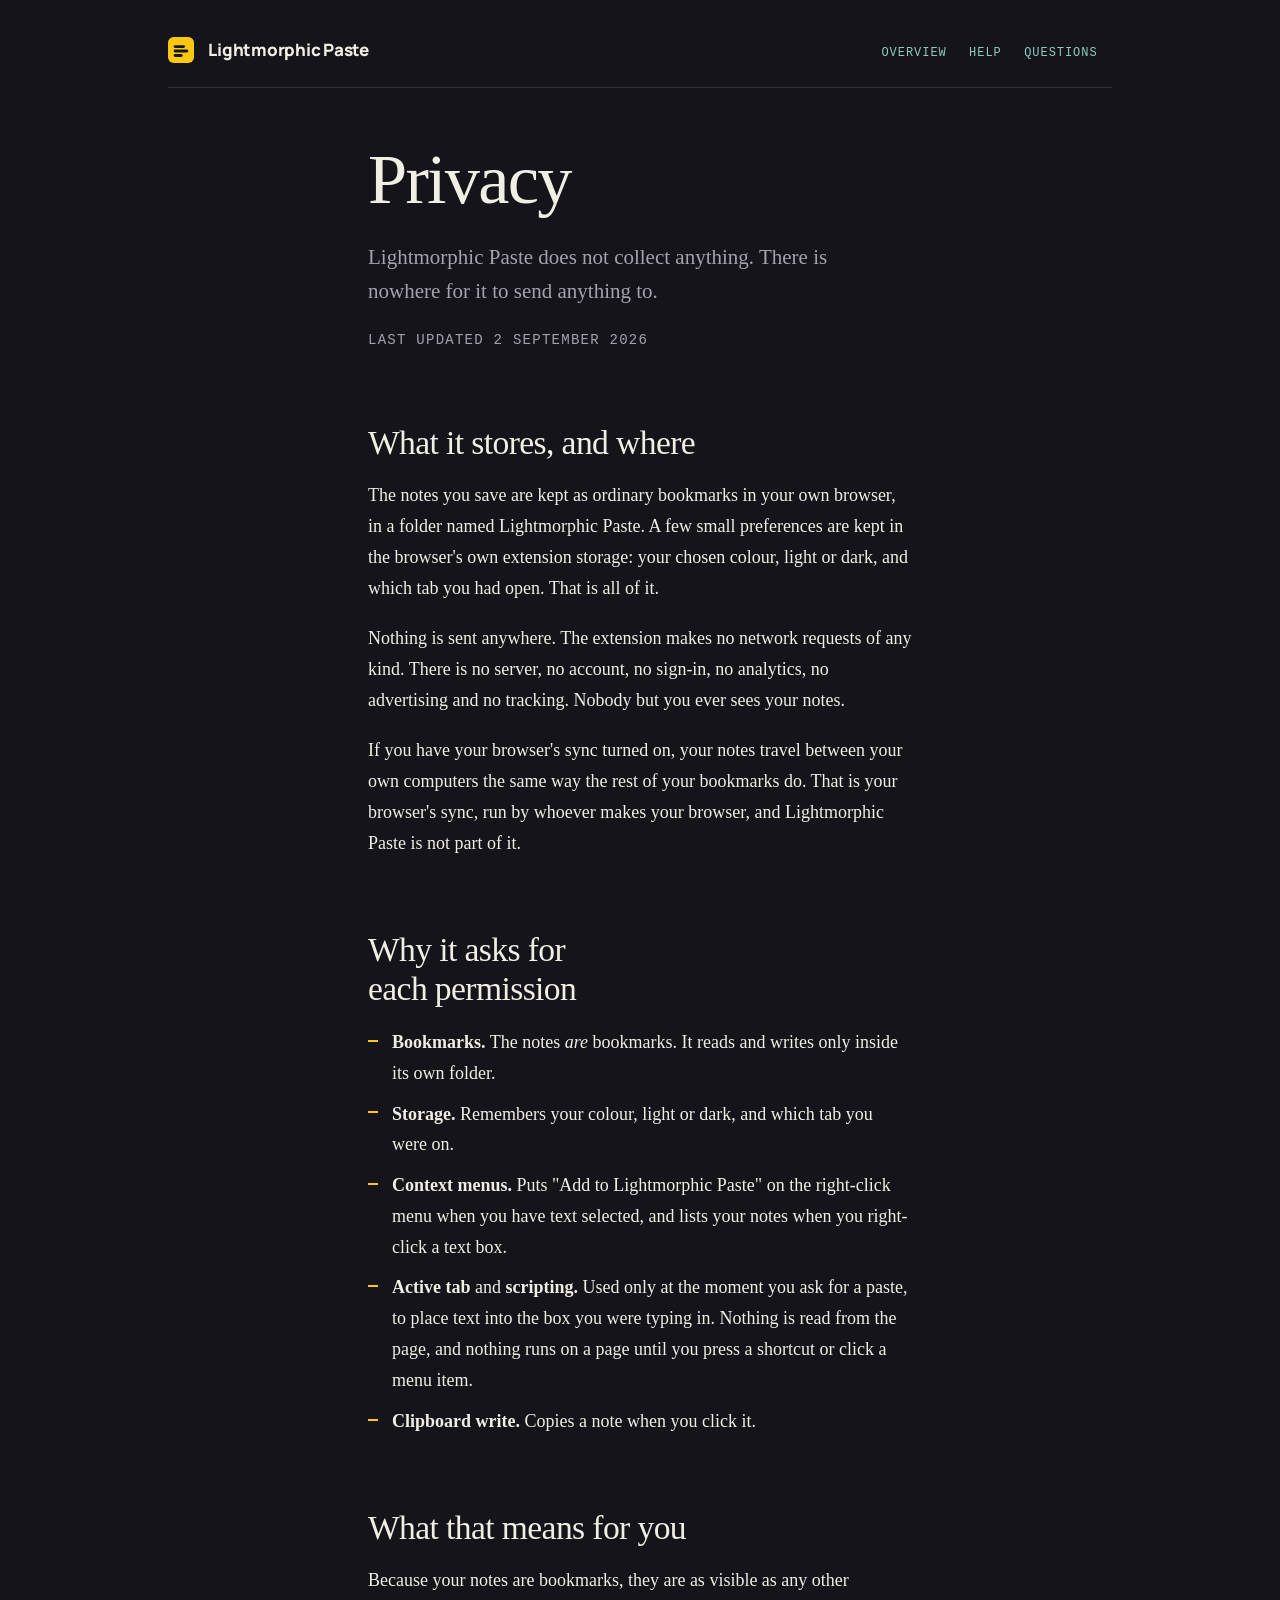
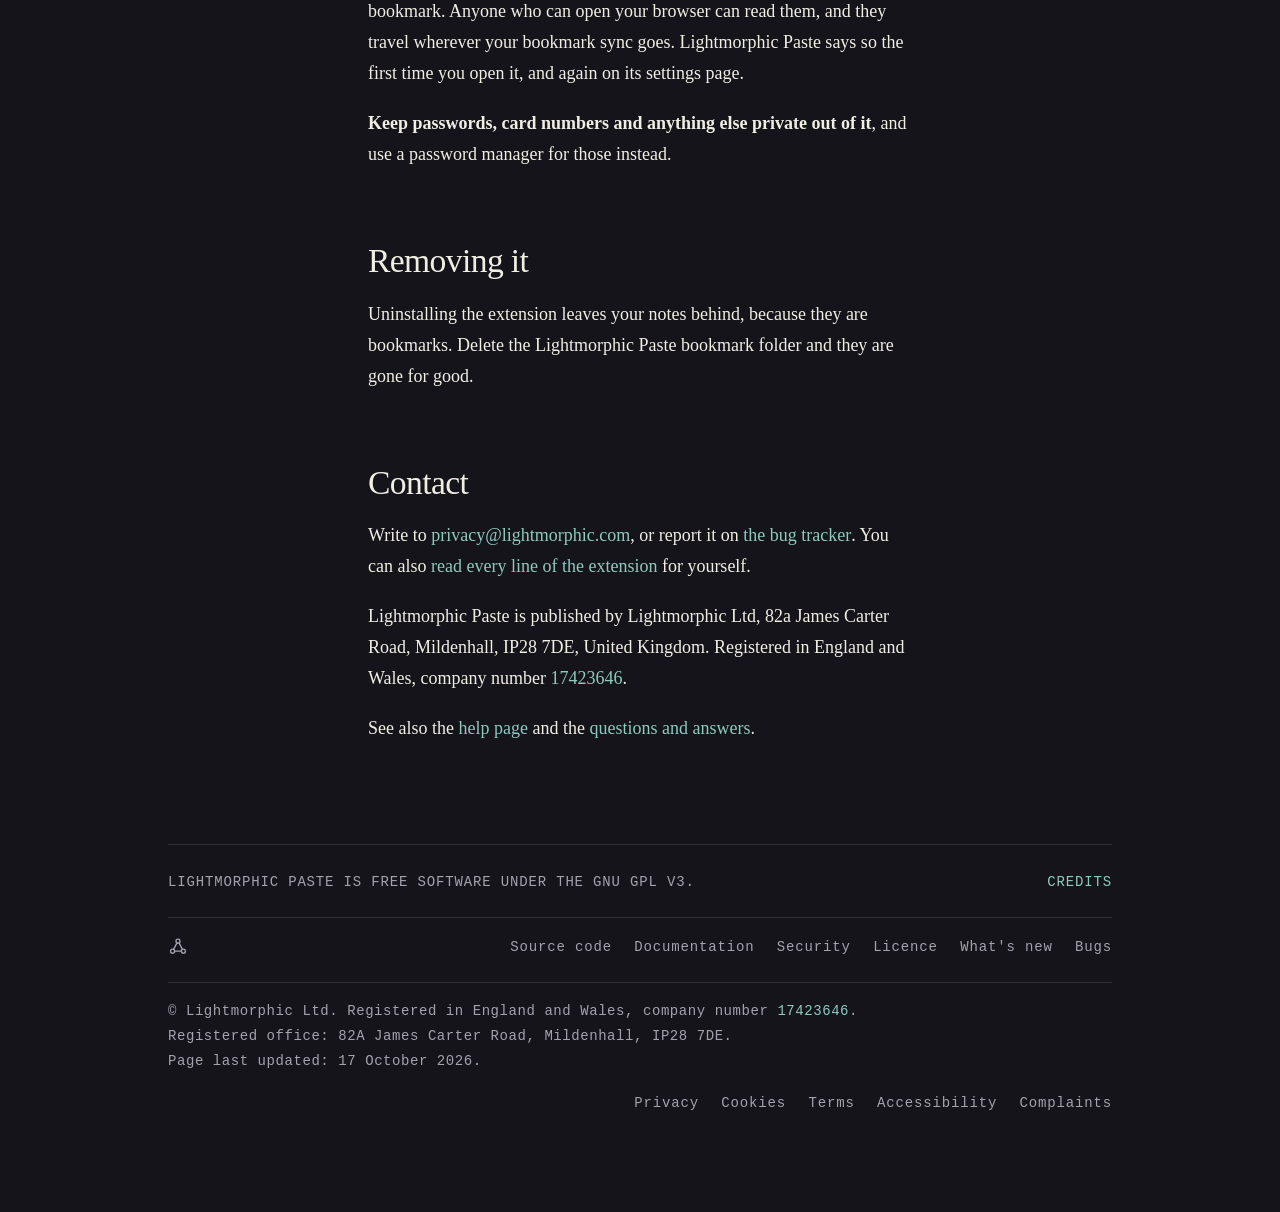
<file: docs/privacy.html>
<!doctype html>
<html lang="en-GB">
<head>
<meta charset="utf-8" />
<!-- The policy travels in the page as well as in the headers. The only script is the Lightmorphic app launcher, served from
     Charlie's own machine rather than a third party, so that one origin is
     named and nothing else is allowed. -->
<meta name="viewport" content="width=device-width, initial-scale=1" />
<title>Privacy | Lightmorphic Paste</title>
<meta name="description" content="Lightmorphic Paste collects nothing. No account, no server, no analytics, no network requests at all. What it stores, where, and why each permission is asked." />
<link rel="canonical" href="https://paste.lightmorphic.com/privacy" />
<meta property="og:type" content="article" />
<meta property="og:site_name" content="Lightmorphic Paste" />
<meta property="og:title" content="Privacy | Lightmorphic Paste" />
<meta property="og:description" content="Lightmorphic Paste collects nothing. No account, no server, no analytics, no network requests at all. What it stores, where, and why each permission is asked." />
<meta property="og:url" content="https://paste.lightmorphic.com/privacy" />
<meta property="og:image" content="https://paste.lightmorphic.com/images/lightmorphic-paste-share-card.png" />
<meta name="twitter:card" content="summary_large_image" />
<meta name="theme-color" content="#14141a" />
<link rel="icon" href="images/favicon.svg" type="image/svg+xml" />
<link rel="icon" href="images/favicon-32.png" sizes="32x32" />
<link rel="apple-touch-icon" href="images/apple-touch-icon.png" />
<link rel="stylesheet" href="style.css" />

<script type="application/ld+json">
{"@context":"https://schema.org","@type":"WebPage",
 "name":"Privacy | Lightmorphic Paste",
 "url":"https://paste.lightmorphic.com/privacy",
 "inLanguage":"en-GB",
 "about":{"@id":"https://paste.lightmorphic.com/#app"},
 "dateModified":"2026-10-17"}
</script>
<script type="application/ld+json">
{
  "@context": "https://schema.org",
  "@type": "Organization",
  "@id": "https://paste.lightmorphic.com/#author",
  "name": "Lightmorphic",
  "legalName": "Lightmorphic Ltd",
  "url": "https://lightmorphic.com/",
  "email": "privacy@lightmorphic.com",
  "address": {
    "@type": "PostalAddress",
    "streetAddress": "82a James Carter Road",
    "addressLocality": "Mildenhall",
    "postalCode": "IP28 7DE",
    "addressCountry": "GB"
  },
  "identifier": {
    "@type": "PropertyValue",
    "propertyID": "GB Companies House company number",
    "value": "17423646"
  },
  "sameAs": [
    "https://find-and-update.company-information.service.gov.uk/company/17423646",
    "https://github.com/lightmorphic"
  ]
}
</script>
</head>
<body>
<div class="page">
<a class="skip" href="#main">Skip to the content</a>
<header class="masthead">
  <img src="images/favicon.svg" alt="" width="26" height="26" />
  <a class="name" href="./" translate="no">Lightmorphic Paste</a>
  <nav aria-label="Sections">
    <a href="./">Overview</a>
    <a href="help">Help</a>
    <a href="faq">Questions</a>
  </nav>
  <div id="all-apps" data-theme="dark"></div>
</header>
<main id="main">
  <h1>Privacy</h1>
  <p class="lead">Lightmorphic Paste does not collect anything. There is nowhere for
  it to send anything to.</p>
  <p class="small">Last updated 2 September 2026</p>

  <h2>What it stores, and where</h2>
  <p>The notes you save are kept as ordinary bookmarks in your own browser, in a
  folder named Lightmorphic Paste. A few small preferences are kept in the browser's own extension
  storage: your chosen colour, light or dark, and which tab you had open. That is all of it.</p>
  <p>Nothing is sent anywhere. The extension makes no network requests of any
  kind. There is no server, no account, no sign-in, no analytics, no advertising
  and no tracking. Nobody but you ever sees your notes.</p>
  <p>If you have your browser's sync turned on, your notes travel between your
  own computers the same way the rest of your bookmarks do. That is your
  browser's sync, run by whoever makes your browser, and Lightmorphic Paste is not
  part of it.</p>

  <h2>Why it asks for each permission</h2>
  <ul class="plain">
    <li><strong>Bookmarks.</strong> The notes <em>are</em> bookmarks. It reads
    and writes only inside its own folder.</li>
    <li><strong>Storage.</strong> Remembers your colour, light or dark, and
    which tab you were on.</li>
    <li><strong>Context menus.</strong> Puts "Add to Lightmorphic Paste" on the
    right-click menu when you have text selected, and lists your notes when you
    right-click a text box.</li>
    <li><strong>Active tab</strong> and <strong>scripting.</strong> Used only
    at the moment you ask for a paste, to place text into the box you were
    typing in. Nothing is read from the page, and nothing runs on a page until
    you press a shortcut or click a menu item.</li>
    <li><strong>Clipboard write.</strong> Copies a note when you click it.</li>
  </ul>

  <h2>What that means for you</h2>
  <p>Because your notes are bookmarks, they are as visible as any other
  bookmark. Anyone who can open your browser can read them, and they travel
  wherever your bookmark sync goes. Lightmorphic Paste says so the first time you open
  it, and again on its settings page.</p>
  <p><strong>Keep passwords, card numbers and anything else private out of
  it</strong>, and use a password manager for those instead.</p>

  <h2>Removing it</h2>
  <p>Uninstalling the extension leaves your notes behind, because they are
  bookmarks. Delete the Lightmorphic Paste bookmark folder and they are gone for
  good.</p>

  <h2>Contact</h2>
  <p>Write to <!--email_off--><a href="mailto:privacy@lightmorphic.com">privacy@lightmorphic.com</a><!--email_on-->,
  or report it on
  <a href="https://github.com/gh-lm/paste/issues">the bug tracker</a>. You can also <a href="https://github.com/gh-lm/paste">read every
  line of the extension</a> for yourself.</p>
  <p>Lightmorphic Paste is published by Lightmorphic Ltd, 82a James Carter Road,
  Mildenhall, IP28 7DE, United Kingdom. Registered in England and Wales,
  company number
  <a href="https://find-and-update.company-information.service.gov.uk/company/17423646"
     rel="nofollow">17423646</a>.</p>
  <p>See also the <a href="help">help page</a> and the
  <a href="faq">questions and answers</a>.</p>
</main>
<footer>
  <div class="project">
    <p>Lightmorphic Paste is free software under the GNU GPL v3.</p>
    <span class="spacer"></span>
    <p><a href="https://github.com/gh-lm/paste/blob/main/CREDITS.md" title="Third-party licences">Credits</a></p>
  </div>

  <div class="repo-row">
    <p class="marks">
      <a href="https://opensource.org/" rel="nofollow" aria-label="Open Source Initiative" title="opensource.org"><svg viewBox="0 0 24 24" width="20" height="20" aria-hidden="true" fill="none" stroke="currentColor" stroke-width="1.6" stroke-linecap="round"><circle cx="12" cy="5" r="2.4"/><circle cx="5.5" cy="17" r="2.4"/><circle cx="18.5" cy="17" r="2.4"/><path d="M10.8 7.1 6.7 14.9M13.2 7.1l4.1 7.8M8 17h8"/></svg></a>
    </p>
    <nav class="repo-links" aria-label="This project">
      <a href="https://github.com/gh-lm/paste">Source code</a>
      <a href="https://github.com/gh-lm/paste#readme">Documentation</a>
      <a href="https://github.com/gh-lm/paste/blob/main/SECURITY.md">Security</a>
      <a href="https://github.com/gh-lm/paste/blob/main/LICENSE">Licence</a>
      <a href="https://github.com/gh-lm/paste/blob/main/CHANGELOG.md">What's new</a>
      <a href="https://github.com/gh-lm/paste/issues">Bugs</a>
    </nav>
  </div>

  <div class="subfooter">
    <address class="who">
      <span>&copy; Lightmorphic Ltd. Registered in England and Wales, company number
        <a href="https://find-and-update.company-information.service.gov.uk/company/17423646"
           rel="nofollow">17423646</a>.</span>
      <span>Registered office: 82A James Carter Road, Mildenhall, IP28 7DE.</span>
      <span>Page last updated: <time datetime="2026-10-17">17 October 2026</time>.</span>
    </address>
    <nav class="legal" aria-label="Legal">
      <a href="privacy">Privacy</a>
      <a href="cookies">Cookies</a>
      <a href="terms">Terms</a>
      <a href="accessibility">Accessibility</a>
      <a href="complaints">Complaints</a>
    </nav>
  </div>
</footer>
</div><script src="https://apps.lightmorphic.com/launcher.js" defer></script>
</body></html>
</file>
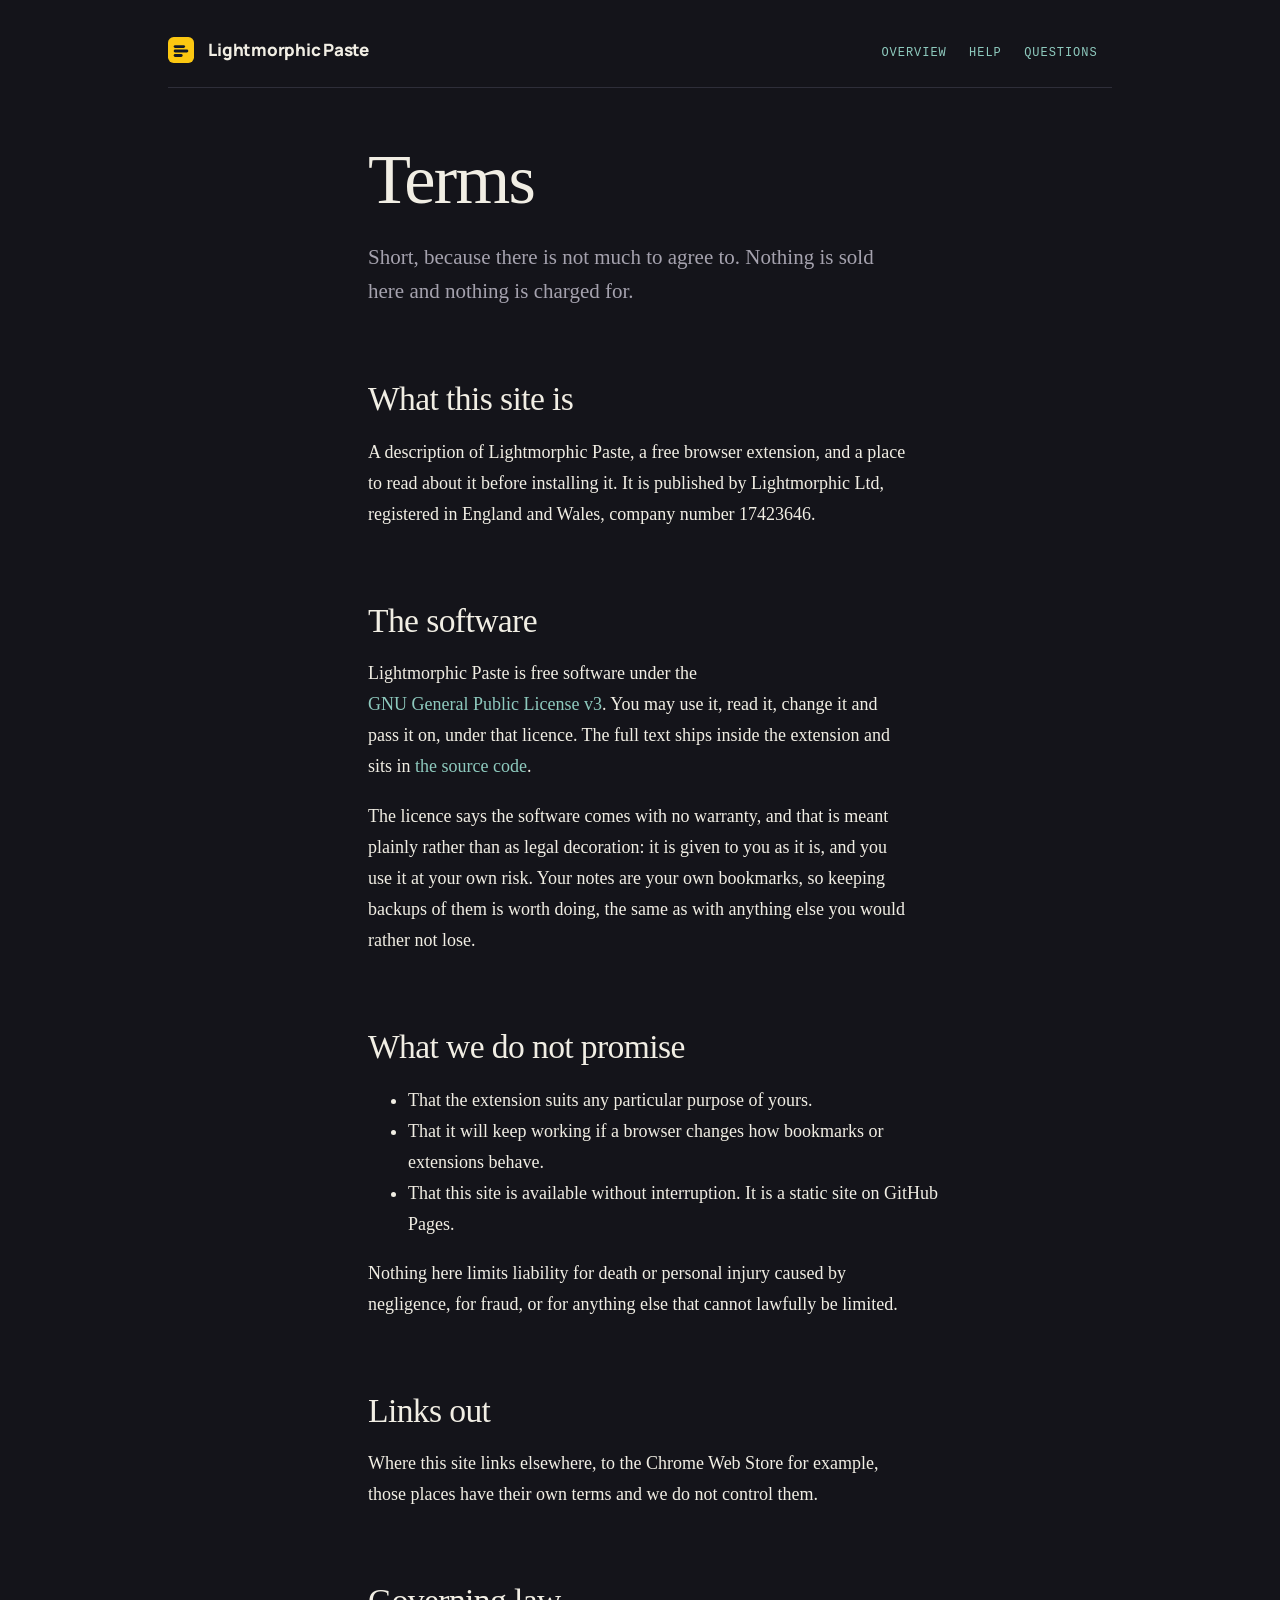
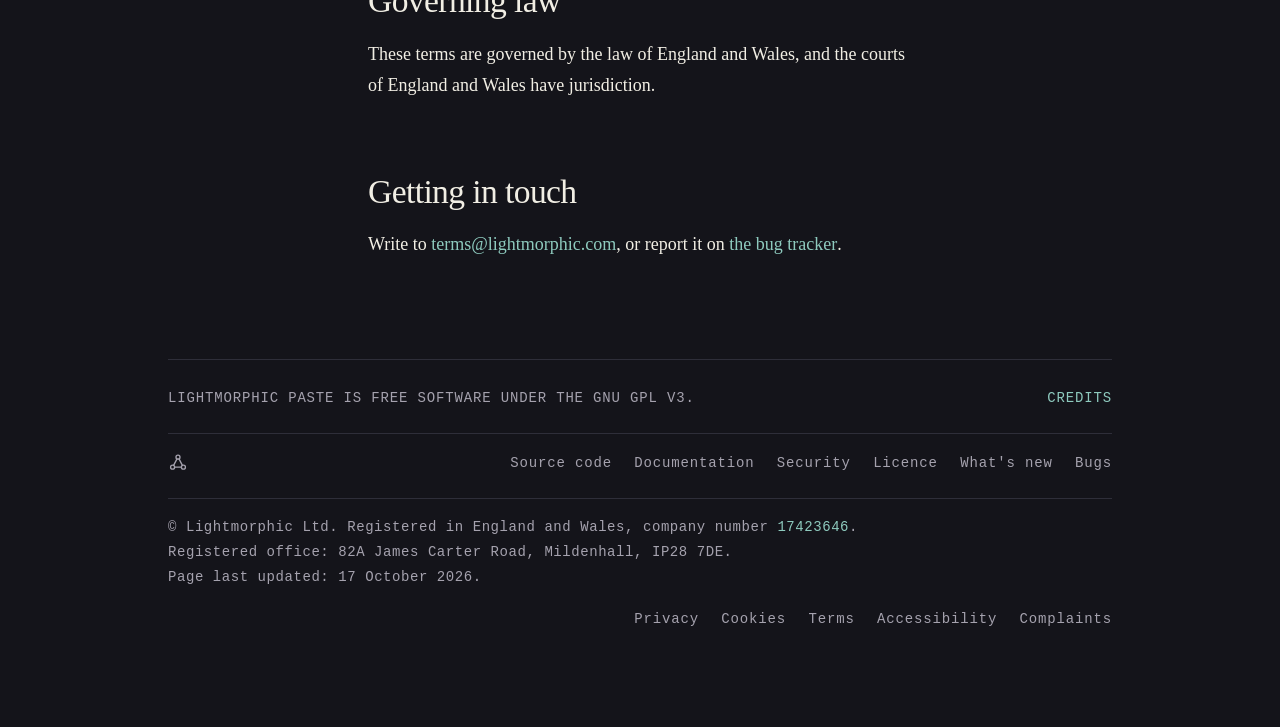
<file: docs/terms.html>
<!doctype html>
<html lang="en-GB">
<head>
<meta charset="utf-8" />
<!-- The policy travels in the page as well as in the headers. The only script is the Lightmorphic app launcher, served from
     Charlie's own machine rather than a third party, so that one origin is
     named and nothing else is allowed. -->
<meta name="viewport" content="width=device-width, initial-scale=1" />
<title>Terms | Lightmorphic Paste</title>
<meta name="description" content="What this site is, what the software is licensed under, what is not promised, and which law applies. Short, because nothing here is sold or charged for." />
<link rel="canonical" href="https://paste.lightmorphic.com/terms" />
<meta property="og:type" content="article" />
<meta property="og:site_name" content="Lightmorphic Paste" />
<meta property="og:title" content="Terms | Lightmorphic Paste" />
<meta property="og:description" content="What this site is, what the software is licensed under, what is not promised, and which law applies. Short, because nothing here is sold or charged for." />
<meta property="og:url" content="https://paste.lightmorphic.com/terms" />
<meta property="og:image" content="https://paste.lightmorphic.com/images/lightmorphic-paste-share-card.png" />
<meta name="twitter:card" content="summary_large_image" />
<meta name="theme-color" content="#14141a" />
<link rel="icon" href="images/favicon.svg" type="image/svg+xml" />
<link rel="icon" href="images/favicon-32.png" sizes="32x32" />
<link rel="apple-touch-icon" href="images/apple-touch-icon.png" />
<link rel="stylesheet" href="style.css" />

<script type="application/ld+json">
{"@context":"https://schema.org","@type":"WebPage",
 "name":"Terms | Lightmorphic Paste",
 "url":"https://paste.lightmorphic.com/terms",
 "inLanguage":"en-GB",
 "dateModified":"2026-10-17",
 "isPartOf":{"@type":"WebSite","name":"Lightmorphic Paste","url":"https://paste.lightmorphic.com/"},
 "publisher":{"@type":"Organization","name":"Lightmorphic Ltd","url":"https://lightmorphic.com/",
  "email":"terms@lightmorphic.com",
  "address":{"@type":"PostalAddress","streetAddress":"82a James Carter Road","addressLocality":"Mildenhall","postalCode":"IP28 7DE","addressCountry":"GB"},
  "identifier":{"@type":"PropertyValue","name":"Company number","value":"17423646"}}}
</script>
</head>
<body>
<div class="page">
<a class="skip" href="#main">Skip to the content</a>
<header class="masthead">
  <img src="images/favicon.svg" alt="" width="26" height="26" />
  <a class="name" href="./" translate="no">Lightmorphic Paste</a>
  <nav aria-label="Sections">
    <a href="./">Overview</a>
    <a href="help">Help</a>
    <a href="faq">Questions</a>
  </nav>
  <div id="all-apps" data-theme="dark"></div>
</header>
<main id="main">
<h1>Terms</h1>

<p class="lead">Short, because there is not much to agree to. Nothing is sold
here and nothing is charged for.</p>

<h2>What this site is</h2>
<p>A description of Lightmorphic Paste, a free browser extension, and a place
to read about it before installing it. It is published by Lightmorphic Ltd,
registered in England and Wales, company number 17423646.</p>

<h2>The software</h2>
<p>Lightmorphic Paste is free software under the
<a href="https://www.gnu.org/licenses/gpl-3.0.html" rel="nofollow">GNU General
Public License v3</a>. You may use it, read it, change it and pass it
on, under that licence. The full text ships inside the extension and sits in
<a href="https://github.com/gh-lm/paste/blob/main/LICENSE">the source code</a>.</p>
<p>The licence says the software comes with no warranty, and that is meant
plainly rather than as legal decoration: it is given to you as it is, and you
use it at your own risk. Your notes are your own bookmarks, so keeping backups
of them is worth doing, the same as with anything else you would rather not
lose.</p>

<h2>What we do not promise</h2>
<ul>
  <li>That the extension suits any particular purpose of yours.</li>
  <li>That it will keep working if a browser changes how bookmarks or
    extensions behave.</li>
  <li>That this site is available without interruption. It is a static site
      on GitHub Pages.</li>
</ul>
<p>Nothing here limits liability for death or personal injury caused by
negligence, for fraud, or for anything else that cannot lawfully be limited.</p>

<h2>Links out</h2>
<p>Where this site links elsewhere, to the Chrome Web Store for example, those
places have their own terms and we do not control them.</p>

<h2>Governing law</h2>
<p>These terms are governed by the law of England and Wales, and the courts of
England and Wales have jurisdiction.</p>

<h2>Getting in touch</h2>
<p>Write to <!--email_off--><a href="mailto:terms@lightmorphic.com">terms@lightmorphic.com</a><!--email_on-->, or report it on
<a href="https://github.com/gh-lm/paste/issues">the bug tracker</a>.</p>
</main>
<footer>
  <div class="project">
    <p>Lightmorphic Paste is free software under the GNU GPL v3.</p>
    <span class="spacer"></span>
    <p><a href="https://github.com/gh-lm/paste/blob/main/CREDITS.md" title="Third-party licences">Credits</a></p>
  </div>

  <div class="repo-row">
    <p class="marks">
      <a href="https://opensource.org/" rel="nofollow" aria-label="Open Source Initiative" title="opensource.org"><svg viewBox="0 0 24 24" width="20" height="20" aria-hidden="true" fill="none" stroke="currentColor" stroke-width="1.6" stroke-linecap="round"><circle cx="12" cy="5" r="2.4"/><circle cx="5.5" cy="17" r="2.4"/><circle cx="18.5" cy="17" r="2.4"/><path d="M10.8 7.1 6.7 14.9M13.2 7.1l4.1 7.8M8 17h8"/></svg></a>
    </p>
    <nav class="repo-links" aria-label="This project">
      <a href="https://github.com/gh-lm/paste">Source code</a>
      <a href="https://github.com/gh-lm/paste#readme">Documentation</a>
      <a href="https://github.com/gh-lm/paste/blob/main/SECURITY.md">Security</a>
      <a href="https://github.com/gh-lm/paste/blob/main/LICENSE">Licence</a>
      <a href="https://github.com/gh-lm/paste/blob/main/CHANGELOG.md">What's new</a>
      <a href="https://github.com/gh-lm/paste/issues">Bugs</a>
    </nav>
  </div>

  <div class="subfooter">
    <address class="who">
      <span>&copy; Lightmorphic Ltd. Registered in England and Wales, company number
        <a href="https://find-and-update.company-information.service.gov.uk/company/17423646"
           rel="nofollow">17423646</a>.</span>
      <span>Registered office: 82A James Carter Road, Mildenhall, IP28 7DE.</span>
      <span>Page last updated: <time datetime="2026-10-17">17 October 2026</time>.</span>
    </address>
    <nav class="legal" aria-label="Legal">
      <a href="privacy">Privacy</a>
      <a href="cookies">Cookies</a>
      <a href="terms">Terms</a>
      <a href="accessibility">Accessibility</a>
      <a href="complaints">Complaints</a>
    </nav>
  </div>
</footer>
</div><script src="https://apps.lightmorphic.com/launcher.js" defer></script>
</body></html>
</file>
<file: docs/style.css>
/* ---------------------------------------------------------------------------
   Lightmorphic Paste, site styles

   The look is editorial rather than product-page: a dark ground, a serif for
   anything you actually read, and a monospace only for labels and numbers.
   Dark is the only theme here. The extension itself still follows the browser
   and still has a switch; the website does not.
   The single accent is a marker-pen stroke, drawn behind words rather than
   under them, so nothing on the page is underlined.
--------------------------------------------------------------------------- */

@font-face {
  font-family: 'Manrope';
  src: url('fonts/Manrope.woff2') format('woff2');
  font-weight: 200 800;
  font-display: swap;
}

:root {
  color-scheme: dark;

  --paper: #14141a;
  --paper-deep: #1b1b23;
  --ink: #f1eee4;
  --ink-soft: #a5a2ae;
  --rule: #2e2e39;
  --mark: #fbc711;
  --link: #8ecabe;
  --on-mark: #3d3103;
  --ribbon-1: #fbc711;
  --ribbon-2: #7fb2a6;
  --ribbon-3: #d98a6a;
  --ribbon-4: #8f8bc4;

  --serif: 'Iowan Old Style', 'Palatino Linotype', Palatino, 'Book Antiqua',
    Georgia, 'Times New Roman', serif;
  --mono: ui-monospace, 'SF Mono', SFMono-Regular, Menlo, Consolas,
    'Liberation Mono', monospace;
  --sans: 'Manrope', system-ui, -apple-system, 'Segoe UI', sans-serif;

  --measure: 34rem;
}

* { box-sizing: border-box; }

html { scroll-behavior: smooth; }
@media (prefers-reduced-motion: reduce) { html { scroll-behavior: auto; } }

body {
  margin: 0;
  background: var(--paper);
  color: var(--ink);
  font-family: var(--serif);
  font-size: 1.125rem;
  line-height: 1.72;
  -webkit-font-smoothing: antialiased;
}

/* ---- emphasis: letters that move --------------------------------------- */

/* No highlighter, no block, no line. The emphasised phrase is set letter by
   letter, each one sitting at its own slight angle as though it had been laid
   by hand, and rising in a slow wave. The motion is the emphasis. */
.mark {
  display: inline-block;
}
/* the letters are separate boxes so each can move on its own, which also means
   a line could break between any two of them. Words are held together here so
   it only ever breaks at a space. */
.mark .w {
  display: inline-block;
  white-space: nowrap;
}
.mark .l {
  display: inline-block;
  animation: hop 3.4s ease-in-out infinite;
  will-change: transform;
}
/* the wave runs left to right through each word */
.mark .l:nth-child(1) { animation-delay: 0ms; }
.mark .l:nth-child(2) { animation-delay: 70ms; }
.mark .l:nth-child(3) { animation-delay: 140ms; }
.mark .l:nth-child(4) { animation-delay: 210ms; }
.mark .l:nth-child(5) { animation-delay: 280ms; }
.mark .l:nth-child(6) { animation-delay: 350ms; }
.mark .l:nth-child(7) { animation-delay: 420ms; }
.mark .l:nth-child(8) { animation-delay: 490ms; }
.mark .l:nth-child(9) { animation-delay: 560ms; }
.mark .l:nth-child(10) { animation-delay: 630ms; }
.mark .l:nth-child(11) { animation-delay: 700ms; }
.mark .l:nth-child(12) { animation-delay: 770ms; }
.mark .l:nth-child(13) { animation-delay: 840ms; }
.mark .l:nth-child(14) { animation-delay: 910ms; }
.mark .l:nth-child(odd)  { transform: rotate(-3deg); }
.mark .l:nth-child(even) { transform: rotate(2.5deg) translateY(0.03em); }
.mark .l:nth-child(3n)   { transform: rotate(-1.5deg) translateY(-0.02em); }

@keyframes hop {
  0%, 62%, 100% { transform: translateY(0) rotate(-3deg); }
  70%           { transform: translateY(-0.22em) rotate(-6deg); }
  78%           { transform: translateY(0.02em) rotate(-2deg); }
  84%           { transform: translateY(-0.05em) rotate(-3deg); }
}
.mark .l:nth-child(even) {
  animation-name: hop-even;
}
@keyframes hop-even {
  0%, 62%, 100% { transform: translateY(0) rotate(2.5deg); }
  70%           { transform: translateY(-0.24em) rotate(6deg); }
  78%           { transform: translateY(0.02em) rotate(1deg); }
  84%           { transform: translateY(-0.05em) rotate(2.5deg); }
}

/* a nudge from the reader makes the whole phrase go again, faster */
.mark:hover .l { animation-duration: 1.1s; }

@media (prefers-reduced-motion: reduce) {
  .mark .l { animation: none; }
}

/* Links carry their own colour. Nothing is drawn under them or behind them —
   on a hover they lift and deepen instead. */
a {
  color: var(--link);
  text-decoration: none;
  display: inline-block;
  transition: transform 0.14s ease, color 0.14s ease;
}
a:hover,
a:focus-visible {
  color: var(--ink);
  transform: translateY(-2px);
}
a:focus-visible { outline: 2px solid var(--link); outline-offset: 3px; }
@media (prefers-reduced-motion: reduce) {
  a { transition: color 0.14s ease; }
  a:hover, a:focus-visible { transform: none; }
}

/* ---- page frame --------------------------------------------------------- */

.page {
  max-width: 62rem;
  margin: 0 auto;
  padding: 0 1.5rem 6rem;
  display: grid;
  grid-template-columns: 9.5rem minmax(0, 1fr);
  gap: 0 3rem;
}

@media (max-width: 56rem) {
  .page { grid-template-columns: 1fr; gap: 0; }
}

/* the ribbon rail: section links drawn as bookmark tails */
.rail {
  grid-column: 1;
  position: sticky;
  top: 2rem;
  align-self: start;
  padding-top: 8.5rem;
}
@media (max-width: 56rem) { .rail { display: none; } }

.rail ol { list-style: none; margin: 0; padding: 0; }
.rail li { margin: 0 0 0.35rem; }
.rail a {
  display: block;
  font-family: var(--mono);
  font-size: 0.6875rem;
  letter-spacing: 0.11em;
  text-transform: uppercase;
  color: var(--ink-soft);
  padding: 0.4rem 0.7rem 0.4rem 1.6rem;
  position: relative;
}
.rail a::before {
  content: '';
  position: absolute;
  left: 0;
  top: 0.35rem;
  width: 0.55rem;
  height: 1.15rem;
  background: var(--ribbon-1);
  clip-path: polygon(0 0, 100% 0, 100% 100%, 50% 78%, 0 100%);
}
.rail li:nth-child(2) a::before { background: var(--ribbon-2); }
.rail li:nth-child(3) a::before { background: var(--ribbon-3); }
.rail li:nth-child(4) a::before { background: var(--ribbon-4); }
.rail li:nth-child(5) a::before { background: var(--ribbon-2); }
.rail li:nth-child(6) a::before { background: var(--ribbon-3); }
/* left over from when these sat on a yellow block: on hover they went almost
   black, which vanishes against a dark page */
.rail a:hover,
.rail a:focus-visible { color: var(--ink); }

main { grid-column: 2; min-width: 0; }
@media (max-width: 56rem) { main { grid-column: 1; } }

/* ---- masthead ----------------------------------------------------------- */

.masthead {
  grid-column: 1 / -1;
  display: flex;
  align-items: baseline;
  gap: 0.9rem;
  padding: 2.2rem 0 1.4rem;
  border-bottom: 1px solid var(--rule);
  margin-bottom: 3.5rem;
  flex-wrap: wrap;
}
.masthead img { width: 26px; height: 26px; align-self: center; }
.masthead .name {
  font-family: var(--sans);
  font-weight: 800;
  font-size: 1.0625rem;
  letter-spacing: -0.015em;
  color: var(--ink);
}
.masthead nav {
  margin-left: auto;
  display: flex;
  flex-wrap: wrap;
  gap: 0.4rem 1.4rem;
  font-family: var(--mono);
  font-size: 0.75rem;
  letter-spacing: 0.08em;
  text-transform: uppercase;
}


.masthead nav .join { color: var(--mark); }

/* ---- headings and text -------------------------------------------------- */

h1 {
  font-size: clamp(2.6rem, 7vw, 4.4rem);
  text-wrap: balance;
  line-height: 1.02;
  letter-spacing: -0.025em;
  font-weight: 400;
  margin: 0 0 1.6rem;
  max-width: 16ch;
}

h2 {
  font-size: clamp(1.6rem, 3.4vw, 2.1rem);
  text-wrap: balance;
  line-height: 1.16;
  letter-spacing: -0.018em;
  font-weight: 400;
  margin: 4.5rem 0 1.1rem;
  max-width: 24ch;
}

h3 {
  font-family: var(--sans);
  font-size: 1.0625rem;
  font-weight: 700;
  letter-spacing: -0.005em;
  margin: 2.4rem 0 0.5rem;
}

p, li { max-width: var(--measure); }
p { margin: 0 0 1.2rem; }

.lead {
  font-size: 1.3125rem;
  text-wrap: pretty;
  line-height: 1.6;
  color: var(--ink-soft);
  max-width: 32rem;
}

.small {
  font-family: var(--mono);
  font-size: 0.875rem;
  letter-spacing: 0.09em;
  text-transform: uppercase;
  color: var(--ink-soft);
}

section { scroll-margin-top: 2rem; }

/* a number in the margin, the way a printed page numbers its notes */
.numbered { position: relative; }
.numbered > .num {
  font-family: var(--mono);
  font-size: 0.75rem;
  color: var(--ink-soft);
  letter-spacing: 0.1em;
}
@media (min-width: 56.01rem) {
  .numbered > .num {
    position: absolute;
    left: -3.3rem;
    top: 0.85rem;
  }
}

/* ---- figures ------------------------------------------------------------ */

figure {
  margin: 2.2rem 0 2.6rem;
  max-width: 42rem;
}
figure svg, figure img { width: 100%; height: auto; display: block; }
figcaption {
  font-family: var(--mono);
  font-size: 0.75rem;
  letter-spacing: 0.06em;
  color: var(--ink-soft);
  margin-top: 0.7rem;
  padding-left: 0.9rem;
  border-left: 2px solid var(--mark);
  max-width: 30rem;
  text-transform: none;
}

/* ---- the install strip -------------------------------------------------- */

.ways {
  display: grid;
  gap: 1.4rem;
  grid-template-columns: repeat(auto-fit, minmax(15rem, 1fr));
  margin: 2rem 0 1rem;
  max-width: 44rem;
}
.way {
  border: 1px solid var(--rule);
  padding: 1.3rem 1.3rem 1.5rem;
  background: var(--paper-deep);
  position: relative;
}
.way h3 { margin-top: 0; }
.way p { font-size: 1rem; margin-bottom: 0; }
.way .tag {
  position: absolute;
  top: -0.6rem;
  left: 1.1rem;
  background: var(--mark);
  color: var(--on-mark);
  font-family: var(--mono);
  font-size: 0.625rem;
  letter-spacing: 0.12em;
  text-transform: uppercase;
  padding: 0.15rem 0.5rem;
}

/* ---- steps -------------------------------------------------------------- */

ol.steps { counter-reset: s; list-style: none; padding: 0; margin: 1.4rem 0; }
ol.steps > li {
  counter-increment: s;
  position: relative;
  padding-left: 2.6rem;
  margin-bottom: 1rem;
}
ol.steps > li::before {
  content: counter(s);
  position: absolute;
  left: 0;
  top: 0.15rem;
  font-family: var(--mono);
  font-size: 0.8125rem;
  width: 1.7rem;
  height: 1.7rem;
  display: grid;
  place-items: center;
  border: 1px solid var(--ink);
  border-radius: 50%;
}

ul.plain { list-style: none; padding: 0; }
ul.plain li {
  position: relative;
  padding-left: 1.5rem;
  margin-bottom: 0.6rem;
}
ul.plain li::before {
  content: '';
  position: absolute;
  left: 0;
  top: 0.72em;
  width: 0.6rem;
  height: 2px;
  background: var(--mark);
}

kbd {
  font-family: var(--mono);
  font-size: 0.8125em;
  border: 1px solid var(--rule);
  border-bottom-width: 2px;
  border-radius: 4px;
  padding: 0.05em 0.4em;
  background: var(--paper-deep);
  white-space: nowrap;
}

code {
  font-family: var(--mono);
  font-size: 0.875em;
  border: 1px solid var(--rule);
  border-radius: 3px;
  padding: 0.02em 0.34em;
}

/* ---- questions ---------------------------------------------------------- */

.qa { border-top: 1px solid var(--rule); margin-top: 3rem; }
.qa details {
  border-bottom: 1px solid var(--rule);
  padding: 0;
}
.qa summary {
  cursor: pointer;
  padding: 1.15rem 2.5rem 1.15rem 0;
  position: relative;
  font-size: 1.1875rem;
  line-height: 1.4;
  list-style: none;
}
.qa summary h2 {
  font: inherit;
  margin: 0;
  display: inline;
  letter-spacing: inherit;
}
.qa summary::-webkit-details-marker { display: none; }
.qa summary::after {
  content: '';
  position: absolute;
  right: 0.4rem;
  top: 1.6rem;
  width: 0.75rem;
  height: 2px;
  background: var(--ink);
}
.qa summary::before {
  content: '';
  position: absolute;
  right: 0.75rem;
  top: 1.23rem;
  width: 2px;
  height: 0.75rem;
  background: var(--ink);
  transition: transform 0.16s;
}
.qa details[open] summary::before { transform: rotate(90deg); opacity: 0; }
.qa details > div { padding: 0 0 1.4rem; }
.qa details > div p:last-child { margin-bottom: 0; }

/* ---- footer ------------------------------------------------------------- */

footer {
  grid-column: 1 / -1;
  border-top: 1px solid var(--rule);
  margin-top: 5rem;
  padding-top: 1.6rem;
  font-family: var(--mono);
  font-size: 0.875rem;
  letter-spacing: 0.06em;
  color: var(--ink-soft);
}
.project {
  display: flex;
  gap: 1.6rem;
  flex-wrap: wrap;
  text-transform: uppercase;
}
footer p { margin: 0; max-width: none; }
footer .spacer { flex: 1 1 auto; }

/* Who is behind this. A UK company has to show its name, registered number,
   where it is registered and its registered office on its own sites, so this
   is quiet but plainly readable rather than hidden behind anything. */
.who {
  letter-spacing: 0.04em;
  line-height: 1.6;
  max-width: 34rem;
}

.skip {
  position: absolute;
  left: -9999px;
}
.skip:focus {
  left: 1rem;
  top: 1rem;
  background: var(--mark);
  color: var(--on-mark);
  padding: 0.6rem 1rem;
  z-index: 10;
}


/* the guidelines ask for this on anything tapped: it removes the browser's
   300ms wait for a possible double-tap */
a, button, summary { touch-action: manipulation; }

/* On anything without a fine pointer, the standalone controls grow to a size a
   thumb can hit. Links inside a sentence are left alone: they are exempt, and
   padding them out would break the line spacing of the prose around them. */
@media (pointer: coarse), (max-width: 1023px) {
  .masthead nav a,
  .rail a,
  .masthead .name,
  footer a,
  .marks a,
  .skip {
    display: inline-flex;
    align-items: center;
    justify-content: center;
    min-height: 44px;
  }
  /* a short word like Help was 33px across; the target grows, the text does not */
  .masthead nav a { min-width: 44px; }
}


/* the link on to the next page, set apart from the section above it */
.onward { margin-top: 2.4rem; }

/* The sub-footer: company details on the left, the legal pages hard against
   the right edge. On a narrow screen they stack rather than crowd. */
.subfooter {
  display: flex;
  flex-wrap: wrap;
  align-items: center;
  gap: 1.2rem 2rem;
  margin-top: 1.4rem;
  padding-top: 1.1rem;
  border-top: 1px solid var(--rule);
}
.subfooter .who {
  font-style: normal;
  display: flex;
  flex-direction: column;
  gap: 0.15rem;
  color: var(--ink-soft);
  /* each of the three lines is one sentence, so none of them wraps mid-way */
  max-width: none;
}
.subfooter .legal {
  margin-left: auto;
  display: flex;
  flex-wrap: wrap;
  gap: 0 1.4rem;
}
.subfooter .legal a { color: var(--ink-soft); }
.subfooter .legal a:hover,
.subfooter .legal a:focus-visible { color: var(--ink); }

@media (max-width: 44rem) {
  .subfooter .legal { margin-left: 0; }
}

/* The repository band: the two marks on the left, the links about this project
   on the right. Same shape as the legal band under it, so the footer reads as
   three rules across the page rather than three unrelated rows. */
.repo-row {
  display: flex;
  flex-wrap: wrap;
  align-items: center;
  gap: 1rem 2rem;
  margin-top: 1.4rem;
  padding-top: 1.1rem;
  border-top: 1px solid var(--rule);
}
.marks {
  margin: 0;
  display: flex;
  align-items: center;
  gap: 0.9rem;
}
.marks a {
  color: var(--ink-soft);
  display: inline-flex;
  transition: color 0.14s ease;
}
.marks a:hover,
.marks a:focus-visible { color: var(--ink); }
.marks svg { display: block; }

.repo-links {
  margin-left: auto;
  display: flex;
  flex-wrap: wrap;
  gap: 0 1.4rem;
}
.repo-links a { color: var(--ink-soft); }
.repo-links a:hover,
.repo-links a:focus-visible { color: var(--ink); }

@media (max-width: 52rem) {
  .repo-links { margin-left: 0; }
}
</file>
<file: chrome/style.css>
/* SPDX-License-Identifier: GPL-3.0-or-later */
@font-face {
  font-family: 'Manrope';
  src: url('fonts/Manrope.woff2') format('woff2');
  font-weight: 200 800;
  font-display: swap;
}

:root {
  color-scheme: light dark;
  --bg: #ffffff;  --fg: #09090b;
  --panel: #ffffff;  --panel-border: rgba(24, 24, 40, 0.10);
  --border: #e4e4e7;  --muted: #f4f4f5;  --muted-fg: #71717a;
  --shadow-panel: 0 1px 2px rgba(24,24,40,.05), 0 8px 24px -16px rgba(24,24,40,.18);

  --brand-navy: #111827;
  --link: #1b74bc;
  --danger: #cc372d;   --danger-bg: #fef2f1;
  --success: #38813a;  --success-bg: #f2f9f3;
  --warning: #8f6c03;  --warning-bg: #fffbee;
  --info: #1b74bc;     --info-bg: #f0f8fe;

  --radius: 0.875rem;
  --panel-radius: 1.375rem;

  --scroll: rgba(24, 24, 40, 0.22);
  --scroll-over: rgba(24, 24, 40, 0.42);

  --on-accent: #645007;
  --accent: var(--accent-light, #fbc711);
  --accent-hover: var(--accent-hover-light, #ddaf0f);
  --accent-container: var(--accent-container-light, #fff8e2);
  --on-accent-container: var(--on-accent-container-light, #5f4c06);
}

@media (prefers-color-scheme: dark) {
  :root:not([data-theme="light"]) {
    --bg: #09090b;  --fg: #fafafa;
    --panel: #1b1d29;  --panel-border: rgba(255,255,255,.09);
    --border: #27272a;  --muted: #1c1c1f;  --muted-fg: #a1a1aa;
    --shadow-panel: 0 1px 2px rgba(0,0,0,.35), 0 8px 24px -16px rgba(0,0,0,.6);
    --link: #2295f1;
    --scroll: rgba(255, 255, 255, 0.20);
    --scroll-over: rgba(255, 255, 255, 0.38);
    --danger: #f34236;   --danger-bg: #350f0c;
    --success: #4bae4f;  --success-bg: #102611;
    --warning: #ffc006;  --warning-bg: #382a01;
    --info: #2295f1;     --info-bg: #072135;
    --accent: var(--accent-dark, #fbc711);
    --accent-hover: var(--accent-hover-dark, #ddaf0f);
    --accent-container: var(--accent-container-dark, #4b3c05);
    --on-accent-container: var(--on-accent-container-dark, #fde694);
  }
}

:root[data-theme="dark"] {
  --bg: #09090b;  --fg: #fafafa;
  --panel: #1b1d29;  --panel-border: rgba(255,255,255,.09);
  --border: #27272a;  --muted: #1c1c1f;  --muted-fg: #a1a1aa;
  --shadow-panel: 0 1px 2px rgba(0,0,0,.35), 0 8px 24px -16px rgba(0,0,0,.6);
  --link: #2295f1;
  --danger: #f34236;   --danger-bg: #350f0c;
  --success: #4bae4f;  --success-bg: #102611;
  --warning: #ffc006;  --warning-bg: #382a01;
  --info: #2295f1;     --info-bg: #072135;
  --accent: var(--accent-dark, #fbc711);
  --accent-hover: var(--accent-hover-dark, #ddaf0f);
  --accent-container: var(--accent-container-dark, #4b3c05);
  --on-accent-container: var(--on-accent-container-dark, #fde694);
  --scroll: rgba(255, 255, 255, 0.20);
  --scroll-over: rgba(255, 255, 255, 0.38);
}

/* ---- the eleven named accents; brand yellow is the default above, and a
       colour of your own is applied as inline variables ------------------ */

:root[data-accent="red"] {
  --accent-light: #f34236; --accent-hover-light: #d63a30;
  --accent-container-light: #fee8e7; --on-accent-container-light: #5c1915;
  --accent-dark: #f34236; --accent-hover-dark: #f4594e;
  --accent-container-dark: #491410; --on-accent-container-dark: #faaaa5;
  --on-accent: #350f0c;
}
:root[data-accent="pink"] {
  --accent-light: #e8207e; --accent-hover-light: #cc1c6f;
  --accent-container-light: #fce4f0; --on-accent-container-light: #580c30;
  --accent-dark: #e8207e; --accent-hover-dark: #eb3b8d;
  --accent-container-dark: #460a26; --on-accent-container-dark: #f59bc5;
  --on-accent: #1e0410;
}
:root[data-accent="purple"] {
  --accent-light: #9b26ae; --accent-hover-light: #882199;
  --accent-container-light: #f3e5f5; --on-accent-container-light: #3b0e42;
  --accent-dark: #b763c5; --accent-hover-dark: #c076cc;
  --accent-container-dark: #46114e; --on-accent-container-dark: #d29ddb;
  --on-accent: #ffffff;
}
:root[data-accent="indigo"] {
  --accent-light: #3d51b4; --accent-hover-light: #36479e;
  --accent-container-light: #e8eaf6; --on-accent-container-light: #171f44;
  --accent-dark: #7382c9; --accent-hover-dark: #8491cf;
  --accent-container-dark: #1b2451; --on-accent-container-dark: #a8b1dd;
  --on-accent: #ffffff;
}
:root[data-accent="blue"] {
  --accent-light: #2295f1; --accent-hover-light: #1e83d4;
  --accent-container-light: #e4f2fd; --on-accent-container-light: #0d395c;
  --accent-dark: #2295f1; --accent-hover-dark: #3da2f3;
  --accent-container-dark: #0a2d48; --on-accent-container-dark: #9ccff9;
  --on-accent: #0a2a43;
}
:root[data-accent="cyan"] {
  --accent-light: #00bcd3; --accent-hover-light: #00a5ba;
  --accent-container-light: #e0f7fa; --on-accent-container-light: #004750;
  --accent-dark: #00bcd3; --accent-hover-dark: #00a9be;
  --accent-container-dark: #00383f; --on-accent-container-dark: #8ce1eb;
  --on-accent: #00464e;
}
:root[data-accent="teal"] {
  --accent-light: #019587; --accent-hover-light: #018377;
  --accent-container-light: #e1f2f1; --on-accent-container-light: #003933;
  --accent-dark: #019587; --accent-hover-dark: #1fa295;
  --accent-container-dark: #002d29; --on-accent-container-dark: #8dcfc9;
  --on-accent: #00211e;
}
:root[data-accent="green"] {
  --accent-light: #4bae4f; --accent-hover-light: #429946;
  --accent-container-light: #e9f5ea; --on-accent-container-light: #1c421e;
  --accent-dark: #4bae4f; --accent-hover-dark: #61b864;
  --accent-container-dark: #173418; --on-accent-container-dark: #aedbb0;
  --on-accent: #173618;
}
:root[data-accent="orange"] {
  --accent-light: #fe9700; --accent-hover-light: #e08500;
  --accent-container-light: #fff3e0; --on-accent-container-light: #613900;
  --accent-dark: #fe9700; --accent-hover-dark: #e58800;
  --accent-container-dark: #4c2d00; --on-accent-container-dark: #ffd08c;
  --on-accent: #5e3800;
}
:root[data-accent="brown"] {
  --accent-light: #795649; --accent-hover-light: #6a4c40;
  --accent-container-light: #efebe9; --on-accent-container-light: #2e211c;
  --accent-dark: #9f857c; --accent-hover-dark: #aa948c;
  --accent-container-dark: #362721; --on-accent-container-dark: #c3b3ad;
  --on-accent: #ffffff;
}
:root[data-accent="grey"] {
  --accent-light: #9e9d9e; --accent-hover-light: #8b8a8b;
  --accent-container-light: #f3f3f3; --on-accent-container-light: #3c3c3c;
  --accent-dark: #9e9d9e; --accent-hover-dark: #aaa9aa;
  --accent-container-dark: #2f2f2f; --on-accent-container-dark: #d3d3d3;
  --on-accent: #363536;
}

/* ---- shared ------------------------------------------------------------- */

* { box-sizing: border-box; }

body {
  margin: 0;
  background: var(--bg);
  color: var(--fg);
  font-family: 'Manrope', system-ui, -apple-system, sans-serif;
  font-size: 1rem;
  line-height: 1.6;
}

button, input, select, textarea {
  font: inherit;
  color: inherit;
}

button { cursor: pointer; }

:where(button, input, select, textarea, [tabindex]):focus-visible {
  outline: 2px solid var(--accent);
  outline-offset: 2px;
}

.btn {
  border: 1px solid var(--border);
  background: var(--muted);
  border-radius: var(--radius);
  padding: 0.4rem 0.85rem;
  font-size: 0.9375rem;
  font-weight: 600;
}
.btn:hover { border-color: var(--muted-fg); }

.btn.primary {
  background: var(--accent);
  color: var(--on-accent);
  border-color: transparent;
}
.btn.primary:hover { background: var(--accent-hover); }

.btn.danger { color: var(--danger); border-color: var(--danger); background: var(--danger-bg); }
.btn.armed { background: var(--danger); color: #fff; border-color: var(--danger); }

.input {
  display: block;
  width: 100%;
  background: var(--panel);
  border: 1px solid var(--border);
  border-radius: var(--radius);
  padding: 0.5rem 0.75rem;
  font-size: 0.9375rem;
}

.icon-btn {
  display: grid;
  place-items: center;
  width: 30px;
  height: 30px;
  padding: 0;
  border: none;
  border-radius: 9px;
  background: transparent;
  color: var(--muted-fg);
  flex: none;
}
.icon-btn:hover { background: var(--muted); color: var(--fg); }
.icon-btn svg { width: 17px; height: 17px; display: block; }
.icon-btn.armed { background: var(--danger); color: #fff; }

.hint { font-size: 0.8125rem; color: var(--muted-fg); }

/* ---- popup -------------------------------------------------------------- */

body.popup { width: 460px; height: 540px; display: flex; flex-direction: column; position: relative; }

.bar {
  display: flex;
  align-items: center;
  gap: 6px;
  padding: 10px 10px 8px;
  border-bottom: 1px solid var(--border);
  flex: none;
}

/* Tabs wrap onto as many lines as they need rather than scrolling sideways.
   A sideways strip needs a gesture most people never find, and a tab pushed off
   the left edge may as well not exist. */
.tabs {
  display: flex;
  flex-wrap: wrap;
  gap: 4px;
  max-height: 4.05rem;          /* exactly two rows of tabs, never a third */
  overflow-y: auto;
  flex: 1 1 auto;
  min-width: 0;
}

.tab {
  flex: none;
  border: 1px solid transparent;
  background: transparent;
  color: var(--muted-fg);
  border-radius: 999px;
  padding: 3px 11px;
  font-size: 0.875rem;
  font-weight: 600;
  white-space: nowrap;
}
.tab:hover { background: var(--muted); color: var(--fg); }
.tab[aria-selected="true"] {
  background: var(--accent-container);
  color: var(--on-accent-container);
  border-color: var(--accent);
}

.searchwrap { padding: 8px 12px 0; flex: none; }

.list {
  flex: 1 1 auto;
  overflow-y: auto;
  padding: 8px 10px 10px;
  display: flex;
  flex-direction: column;
  gap: 4px;
}

.note {
  display: flex;
  align-items: stretch;
  gap: 2px;
  border: 1px solid transparent;
  border-radius: var(--radius);
  background: var(--panel);
}
.note:hover { border-color: var(--panel-border); background: var(--muted); }
.note.dragging { opacity: 0.4; }

.grip {
  width: 16px;
  display: grid;
  place-items: center;
  color: transparent;
  cursor: grab;
  flex: none;
}
.note:hover .grip { color: var(--muted-fg); }

.note-main {
  flex: 1 1 auto;
  min-width: 0;
  text-align: left;
  background: none;
  border: none;
  padding: 8px 4px;
  display: block;
}
.note-title {
  display: block;
  font-size: 0.9375rem;
  font-weight: 600;
  white-space: nowrap;
  overflow: hidden;
  text-overflow: ellipsis;
}
.note-preview {
  display: block;
  font-size: 0.8125rem;
  color: var(--muted-fg);
  white-space: nowrap;
  overflow: hidden;
  text-overflow: ellipsis;
  line-height: 1.35;
}

.slot {
  align-self: center;
  flex: none;
  font-size: 0.6875rem;
  font-weight: 700;
  letter-spacing: 0.02em;
  padding: 1px 7px;
  border-radius: 999px;
  background: var(--accent-container);
  color: var(--on-accent-container);
}

.acts { display: flex; align-items: center; gap: 0; flex: none; visibility: hidden; }
.note:hover .acts, .note:focus-within .acts { visibility: visible; }

.empty {
  margin: auto;
  text-align: center;
  color: var(--muted-fg);
  font-size: 0.9375rem;
  padding: 0 24px;
}

footer.bar {
  border-bottom: none;
  border-top: 1px solid var(--border);
  padding: 8px 10px;
}
/* Messages float over the bottom of the list now that there is no footer. */
.toast {
  /* left/right rather than a 50% offset, or the box can only use the half of
     the window to the right of its own left edge and wraps far too early */
  position: absolute;
  left: 12px;
  right: 12px;
  bottom: 38px;                 /* clear of the credit row */
  margin: 0 auto;
  width: fit-content;
  max-width: 100%;
  text-align: center;
  z-index: 4;
  padding: 0.4rem 0.8rem;
  border-radius: 999px;
  background: var(--fg);
  color: var(--bg);
  font-size: 0.8125rem;
  font-weight: 600;
  box-shadow: var(--shadow-panel);
  pointer-events: none;
}
.toast[hidden] { display: none; }
.toast.good { background: var(--success); color: #fff; }

/* the one filled, coloured button: adding a note */
.round-btn {
  flex: none;
  width: 30px;
  height: 30px;
  padding: 0;
  border: none;
  border-radius: 50%;
  background: var(--accent);
  color: var(--on-accent);
  cursor: pointer;
  display: grid;
  place-items: center;
}
.round-btn:hover { background: var(--accent-hover); }
.round-btn svg { width: 17px; height: 17px; display: block; }
.round-btn:focus-visible { outline: 2px solid var(--fg); outline-offset: 2px; }

/* ---- editor sheet ------------------------------------------------------- */

.sheet {
  position: absolute;
  inset: 0;
  background: var(--bg);
  display: flex;
  flex-direction: column;
  padding: 12px;
  gap: 10px;
}
.sheet[hidden] { display: none; }
.sheet h2 { margin: 0; font-size: 1.0625rem; font-weight: 600; }
.sheet label { font-size: 0.9375rem; font-weight: 600; display: block; margin-bottom: 4px; }
.sheet textarea { flex: 1 1 auto; min-height: 140px; resize: none; line-height: 1.5; }
.row { display: flex; gap: 10px; }
.row > * { flex: 1 1 0; min-width: 0; }
.sheet-actions { display: flex; gap: 8px; align-items: center; }
/* pushes whatever follows it over to the right, wherever it is used */
.spacer { flex: 1 1 auto; }

/* ---- options page ------------------------------------------------------- */

body.options { padding: 32px 20px 64px; }
.wrap { max-width: 720px; margin: 0 auto; display: flex; flex-direction: column; gap: 20px; }
h1 {
  font-size: 2rem;
  font-weight: 700;
  letter-spacing: -0.02em;
  margin: 0;
  display: flex;
  align-items: center;
  gap: 12px;
}
/* scoped to the heading so it wins wherever .logo lands in this file */
h1 .logo { width: 32px; height: 32px; margin-right: 0; }
.panel {
  background: var(--panel);
  border: 1px solid var(--panel-border);
  border-radius: var(--panel-radius);
  box-shadow: var(--shadow-panel);
  padding: 1.5rem;
}
.panel h2 { font-size: 1.0625rem; font-weight: 600; margin: 0 0 0.75rem; }
.panel p { margin: 0 0 1rem; max-width: 65ch; }

.swatches { display: flex; flex-wrap: wrap; gap: 8px; }
.swatch {
  width: 34px; height: 34px; border-radius: 10px;
  border: 2px solid transparent; padding: 0;
  position: relative;
}
.swatch[aria-pressed="true"] { border-color: var(--fg); }
.swatch span {
  position: absolute; inset: 0; display: grid; place-items: center;
  color: #fff; font-weight: 800; font-size: 0.9rem;
  text-shadow: 0 0 3px rgba(0,0,0,.6);
}
.swatch[aria-pressed="false"] span { display: none; }

.field { margin-bottom: 1rem; }
.actions { display: flex; gap: 10px; flex-wrap: wrap; align-items: center; }
.note-msg { font-size: 0.9375rem; }
.note-msg.good { color: var(--success); }
.note-msg.bad { color: var(--danger); }

table { width: 100%; border-collapse: collapse; font-size: 0.9375rem; }
caption { text-align: left; font-size: 0.8125rem; color: var(--muted-fg); margin-bottom: 0.5rem; }
th { text-align: left; font-size: 0.75rem; font-weight: 600; text-transform: uppercase; letter-spacing: 0.05em; color: var(--muted-fg); padding: 6px 8px; }
td { padding: 6px 8px; border-top: 1px solid var(--border); }

body.popup { position: relative; }

/* a slot whose keys the browser has not been given yet */
.slot.unset {
  background: transparent;
  color: var(--muted-fg);
  border: 1px dashed var(--border);
  padding: 0 6px;
}

/* the light/dark button, when the browser is the one choosing */
#btnTheme { position: relative; }
#btnTheme.auto::after {
  content: '';
  position: absolute;
  right: 4px;
  bottom: 4px;
  width: 5px;
  height: 5px;
  border-radius: 50%;
  background: var(--accent);
}

/* tab strip: scrolls when there are more than fit, with a fade at whichever
   end still has tabs beyond it */
.tabwrap {
  position: relative;
  flex: 1 1 auto;
  min-width: 0;
}
.tabwrap::before,
.tabwrap::after {
  content: '';
  position: absolute;
  left: 0;
  right: 0;
  height: 18px;
  pointer-events: none;
  opacity: 0;
  transition: opacity 0.15s;
}
.tabwrap::before {
  top: 0;
  background: linear-gradient(to bottom, var(--bg), transparent);
}
.tabwrap::after {
  bottom: 0;
  background: linear-gradient(to top, var(--bg), transparent);
}
.tabwrap.more-above::before,
.tabwrap.more-below::after { opacity: 1; }

/* Seven letters is the cap, and 100px holds seven of almost any letter. Three
   of these fit across the strip, so two rows hold the six tabs allowed. Wider
   names from an older version are trimmed with an ellipsis. */
.tab {
  max-width: 100px;
  overflow: hidden;
  text-overflow: ellipsis;
}

/* the line between the two groups of buttons in the header */
.divider {
  flex: none;
  width: 1px;
  height: 20px;
  margin: 0 3px;
  background: var(--border);
}
.icon-btn:disabled { opacity: 0.35; cursor: default; }

/* two rows: the app and its settings above, the tabs on their own line, so a
   handful of tabs is readable rather than a 200px smear */
.bar-top { padding-bottom: 6px; border-bottom: none; }
.bar-tabs { padding-top: 0; padding-bottom: 6px; align-items: flex-start; }

.logo {
  flex: none;
  width: 20px;
  height: 20px;
  display: block;
  margin-right: -2px;
}

.wordmark {
  /* the name is long enough to wrap and push the header onto two rows, which
     is what set the popup width */
  flex: none;
  white-space: nowrap;
  font-weight: 700;
  font-size: 0.9375rem;
  letter-spacing: -0.01em;
  color: var(--fg);
}
.btn:disabled { opacity: 0.4; cursor: default; }

/* a colour of your own, beside the twelve */
.custom-accent {
  display: flex;
  align-items: center;
  gap: 10px;
  margin-top: 0.75rem;
  flex-wrap: wrap;
}
.custom-accent label {
  font-weight: 400;
  color: var(--muted-fg);
  margin: 0;
}
.custom-accent .input {
  width: 8.5rem;
  font-family: ui-monospace, SFMono-Regular, Menlo, monospace;
}
#accentPick {
  width: 2.5rem;
  height: 2.5rem;
  padding: 2px;
  border: 1px solid var(--border);
  border-radius: 0.6rem;
  background: var(--panel);
  cursor: pointer;
}

/* the custom swatch is empty until a colour is set, so show it as an outline */
.swatch-custom {
  border: 1px dashed var(--border);
  background-image:
    linear-gradient(45deg, var(--muted) 25%, transparent 25%, transparent 75%, var(--muted) 75%),
    linear-gradient(45deg, var(--muted) 25%, transparent 25%, transparent 75%, var(--muted) 75%);
  background-size: 10px 10px;
  background-position: 0 0, 5px 5px;
}

/* on/off switch, used for the copy-and-paste setting */
.toggle-row {
  display: flex;
  align-items: center;
  gap: 12px;
}
.toggle-row label {
  font-weight: 400;
  margin: 0;
  cursor: pointer;
}
/* Off, this has to read clearly against the panel behind it, so the outline and
   the knob both use the muted text colour rather than a panel-coloured fill. */
.toggle {
  flex: none;
  width: 46px;
  height: 26px;
  padding: 0;
  border: 2px solid var(--muted-fg);
  border-radius: 999px;
  background: transparent;
  cursor: pointer;
  position: relative;
  transition: background 0.15s, border-color 0.15s;
}
.toggle .knob {
  position: absolute;
  top: 3px;
  left: 3px;
  width: 16px;
  height: 16px;
  border-radius: 50%;
  background: var(--muted-fg);
  transition: transform 0.15s, background 0.15s;
}
.toggle:hover { border-color: var(--fg); }
.toggle:hover .knob { background: var(--fg); }
.toggle[aria-checked="true"] {
  background: var(--accent);
  /* a slightly darker rim, so a pale accent still has an edge on white */
  border-color: var(--accent-hover);
}
.toggle[aria-checked="true"] .knob {
  transform: translateX(20px);
  background: var(--on-accent);
}
.toggle:focus-visible { outline: 2px solid var(--accent); outline-offset: 2px; }

/* a delete that has been asked once: the bin becomes a tick and turns red */
.icon-btn.danger { color: var(--danger); }
.icon-btn.danger:hover { background: var(--danger-bg); color: var(--danger); }
.icon-btn.armed,
.icon-btn.danger.armed {
  background: var(--danger);
  color: #fff;
}
.danger-text { color: var(--danger); font-weight: 600; }

/* small popover for renaming or deleting a tab, instead of a whole screen */
.popover-back {
  position: absolute;
  inset: 0;
  z-index: 5;
}
.popover-back[hidden] { display: none; }

.popover {
  position: absolute;
  z-index: 6;
  width: 244px;
  background: var(--panel);
  border: 1px solid var(--panel-border);
  border-radius: var(--radius);
  box-shadow: var(--shadow-panel);
  padding: 12px;
  display: flex;
  flex-direction: column;
  gap: 10px;
}
.popover[hidden] { display: none; }
.popover label { font-size: 0.875rem; font-weight: 600; display: block; }
.popover-row { display: flex; gap: 8px; align-items: center; }
.popover-row .input { flex: 1 1 auto; }
.icon-btn.ok { color: var(--on-accent); background: var(--accent); }
.icon-btn.ok:hover { background: var(--accent-hover); color: var(--on-accent); }

/* dragging a tab into a new position */
.tab.dragging { opacity: 0.4; }

/* the grip is the handle for dragging a note into a new position */
.grip.draghandle { cursor: grab; touch-action: none; }
.grip.draghandle:active { cursor: grabbing; }
.tab { touch-action: none; }
.note.dragging { opacity: 0.4; }

/* where the dragged thing will land: a plain line in the gap, in the text
   colour rather than the accent, so it reads as an insertion point */
.dropline {
  position: absolute;
  background: var(--fg);
  border-radius: 1px;
  pointer-events: none;
  z-index: 2;
}
.dropline[hidden] { display: none; }

.tabs { position: relative; }
.list { position: relative; }

/* the one-off notice shown on first use */
.sheet.notice { z-index: 8; gap: 12px; }
.sheet.notice p { margin: 0; font-size: 0.9375rem; line-height: 1.5; }
.sheet.notice strong { color: var(--fg); }

/* the standing reminder about bookmarks being readable */
.warn {
  border-left: 3px solid var(--warning);
  background: var(--warning-bg);
  padding: 0.6rem 0.8rem;
  border-radius: 0 var(--radius) var(--radius) 0;
}


/* ---- scrollbars --------------------------------------------------------- */

/* Thin, no track, a rounded thumb held away from the edge so it reads as an
   overlay rather than a gutter carved out of the panel. */
* {
  scrollbar-width: thin;
  scrollbar-color: var(--scroll) transparent;
}

::-webkit-scrollbar {
  width: 11px;
  height: 11px;
}
::-webkit-scrollbar-track,
::-webkit-scrollbar-corner {
  background: transparent;
}
::-webkit-scrollbar-thumb {
  background-color: var(--scroll);
  border-radius: 999px;
  /* a transparent border with background-clip is the only way to inset the
     thumb; without it the bar touches both edges and looks like a trench */
  border: 3px solid transparent;
  background-clip: content-box;
}
::-webkit-scrollbar-thumb:hover {
  background-color: var(--scroll-over);
}
::-webkit-scrollbar-button { display: none; }

/* ---- who made it -------------------------------------------------------- */

/* A quiet credit at the foot of the settings page. The mark is a bundled file,
   never fetched from a server — the extension makes no network requests and
   that must stay true. */
.made-by {
  display: flex;
  align-items: center;
  gap: 0.6rem;
  flex-wrap: wrap;
  padding-top: 1.4rem;
  border-top: 1px solid var(--border);
  font-size: 0.8125rem;
  color: var(--muted-fg);
}
.made-by a {
  display: inline-flex;
  align-items: center;
  gap: 0.45rem;
  color: var(--muted-fg);
  text-decoration: none;
  border-radius: 6px;
  padding: 0.15rem 0.3rem;
  margin: 0 -0.3rem;
  transition: color 0.14s ease, background-color 0.14s ease;
}
.made-by a:hover { color: var(--fg); background: var(--muted); }
.made-by a:focus-visible { outline: 2px solid var(--accent); outline-offset: 2px; }
.made-by img { border-radius: 5px; display: block; }
.made-by strong { color: var(--fg); font-weight: 700; }
.made-by-sep { opacity: 0.45; }

/* the same credit in the popup, tucked into the bottom right and kept slim
   so it costs the list as little height as possible */
.by {
  flex: none;
  display: flex;
  justify-content: flex-end;
  padding: 3px 10px 5px;
  border-top: 1px solid var(--border);
}
.by a {
  display: inline-flex;
  align-items: center;
  gap: 0.3rem;
  font-size: 0.6875rem;
  color: var(--muted-fg);
  text-decoration: none;
  padding: 2px 5px;
  border-radius: 6px;
  transition: color 0.14s ease, background-color 0.14s ease;
}
.by a:hover { color: var(--fg); background: var(--muted); }
.by a:focus-visible { outline: 2px solid var(--accent); outline-offset: 1px; }
.by img { border-radius: 4px; display: block; }
.by strong { font-weight: 700; color: var(--fg); }
</file>
